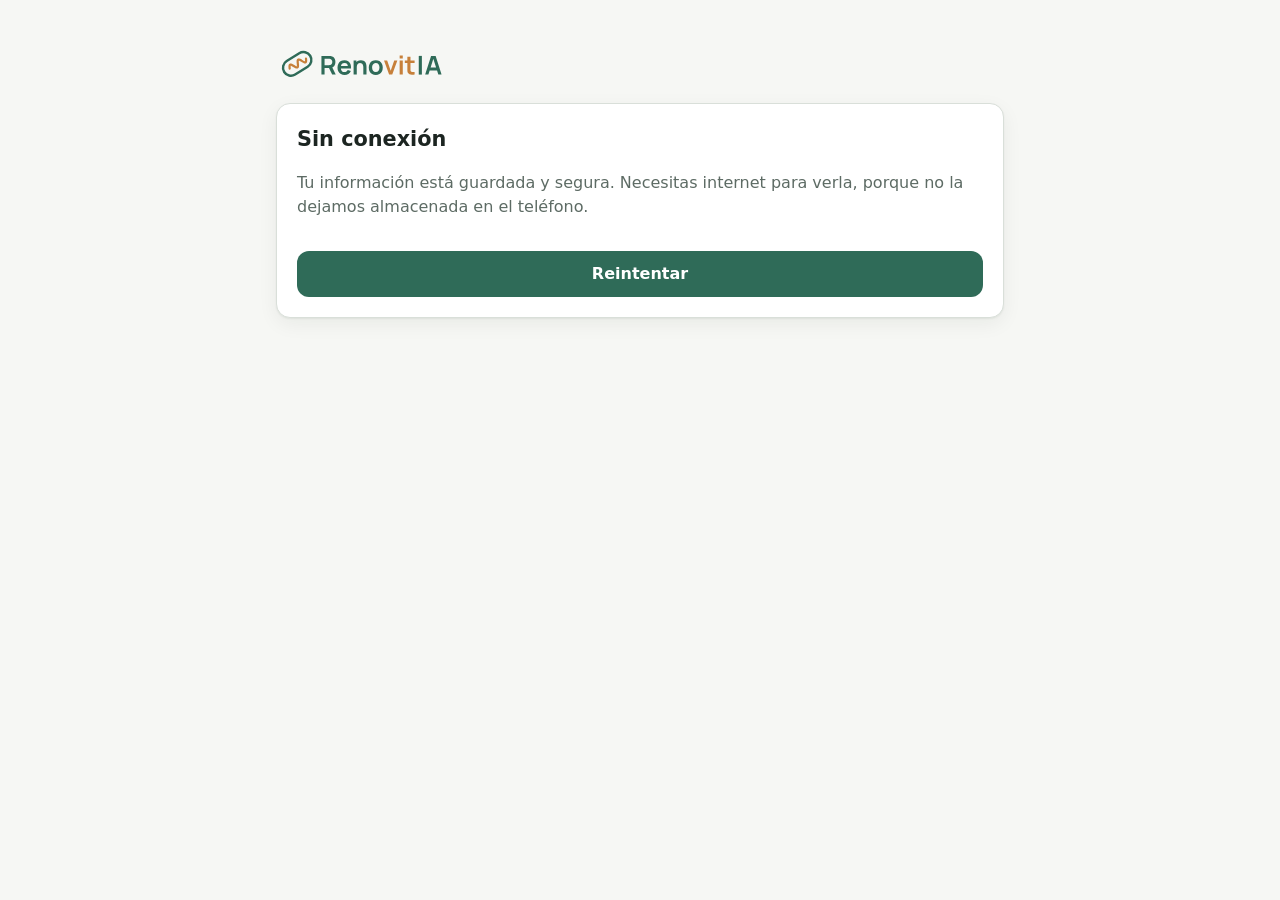
<file: site/offline.html>
<!doctype html>
<html lang="es-MX">
<head>
  <meta charset="utf-8">
  <meta name="viewport" content="width=device-width, initial-scale=1, viewport-fit=cover">
  <title>RenovitIA · Sin conexión</title>
  <link rel="icon" href="favicon.svg" type="image/svg+xml">
  <link rel="stylesheet" href="assets/css/styles.css">
</head>
<body>
  <main class="container stack" style="padding-top:48px">
    <img src="assets/brand/logo-header.svg" alt="RenovitIA" width="172" height="32">
    <div class="card stack">
      <h1 style="margin:0;font-size:1.3rem">Sin conexión</h1>
      <p class="muted">Tu información está guardada y segura. Necesitas internet para verla, porque no la dejamos almacenada en el teléfono.</p>
      <button class="btn btn-primary btn-block" type="button" onclick="location.reload()">Reintentar</button>
    </div>
  </main>
</body>
</html>
</file>
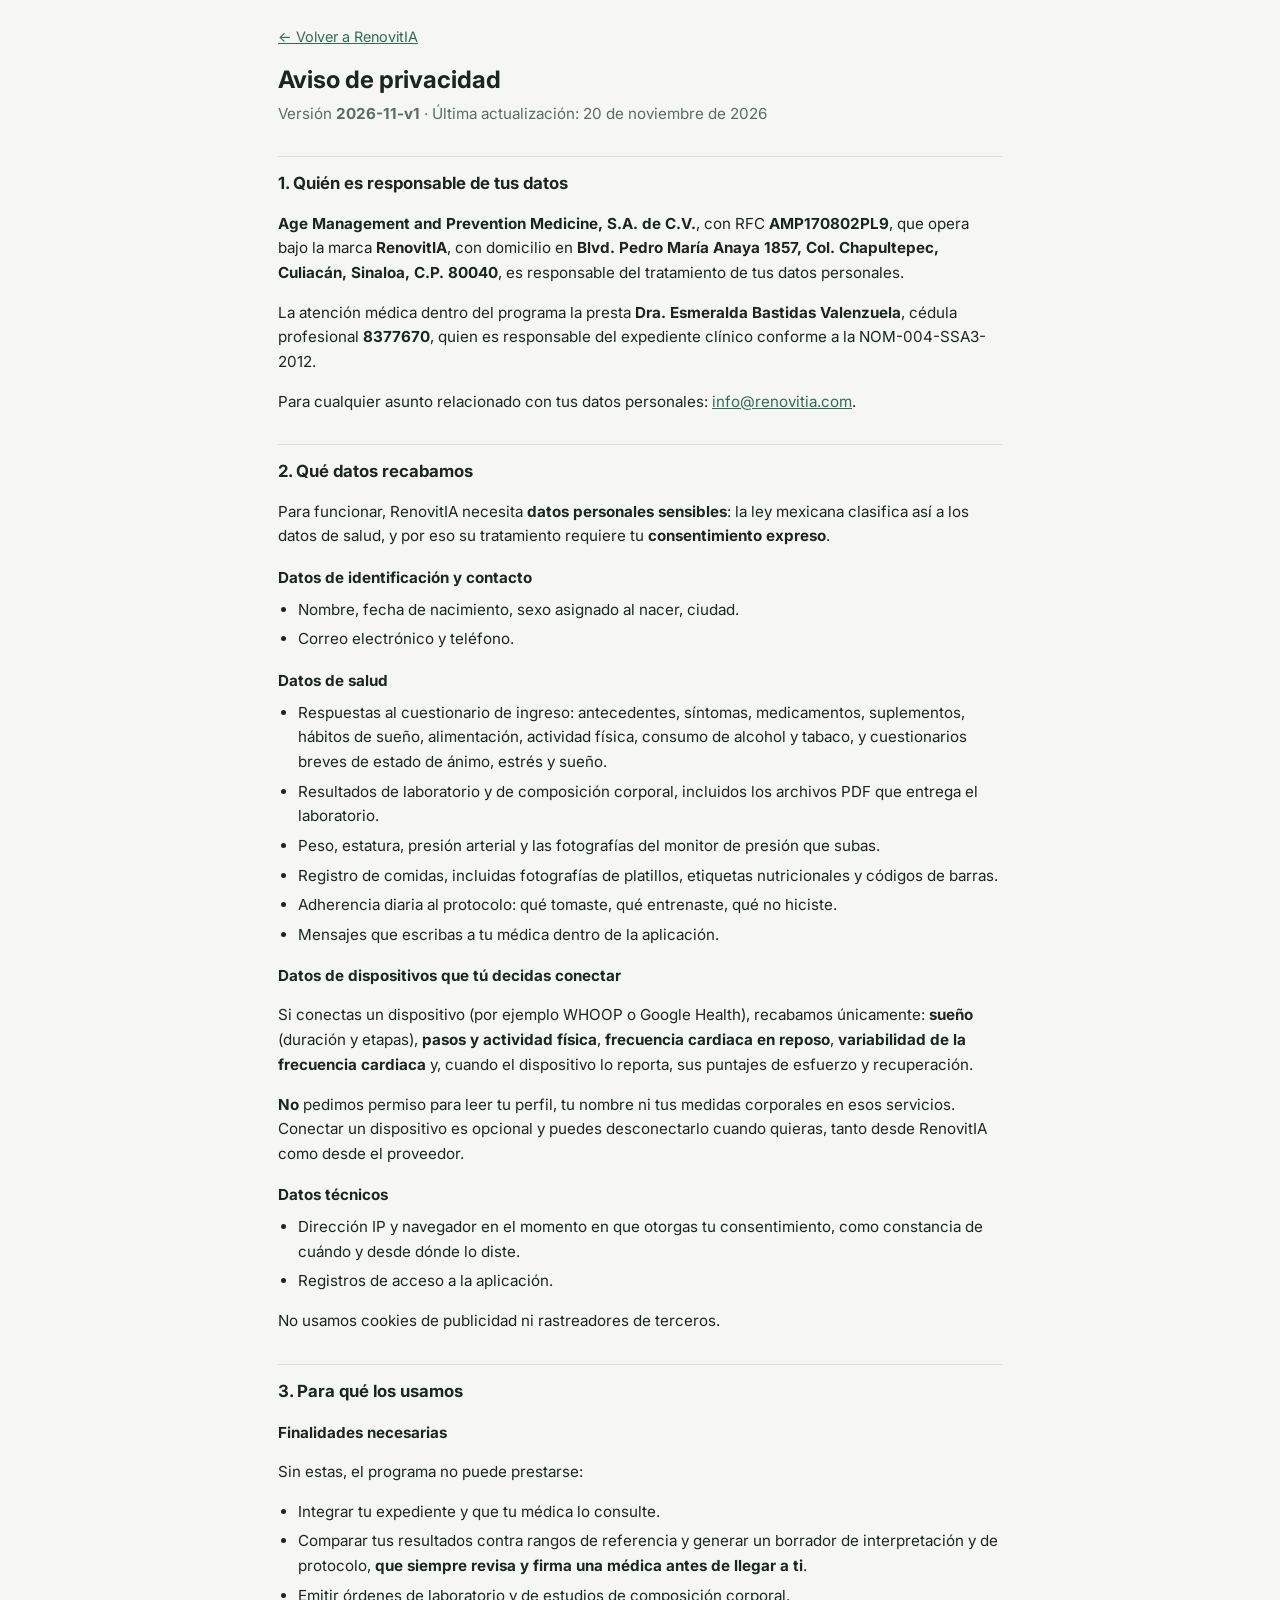
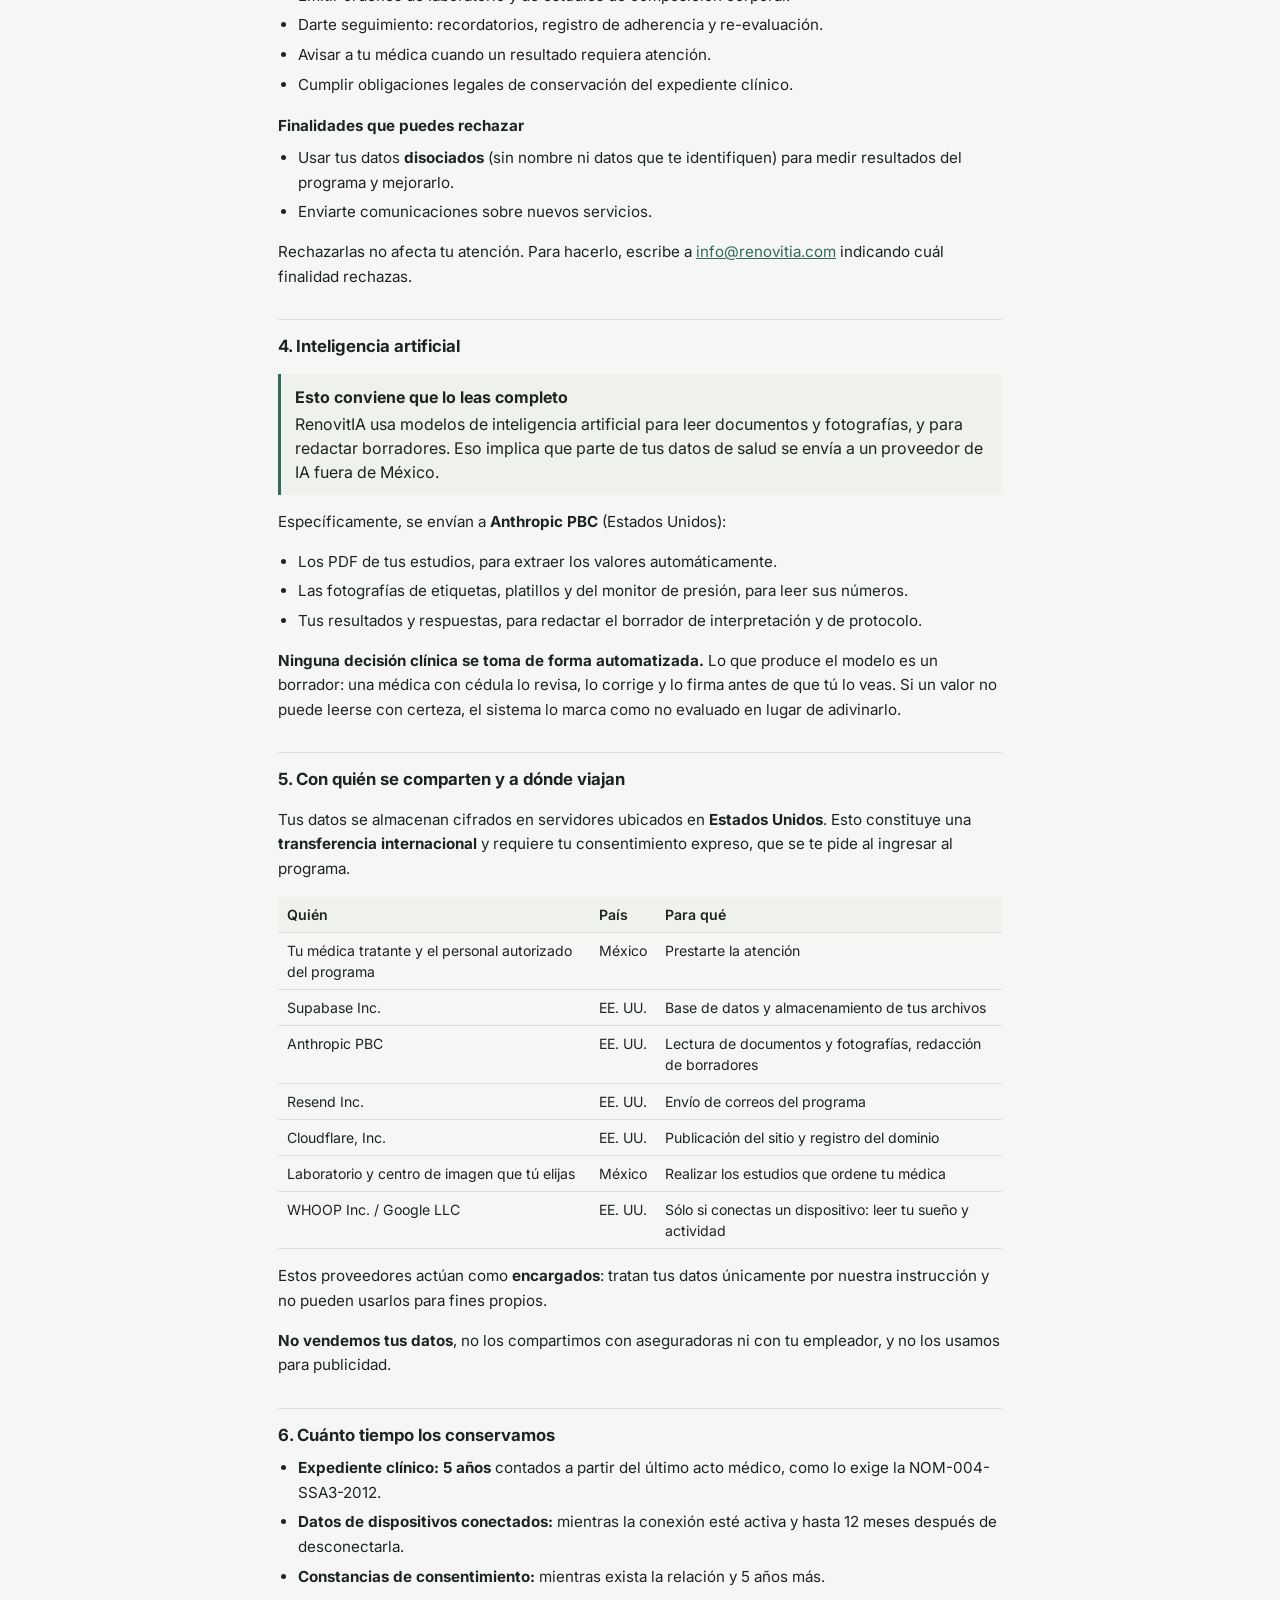
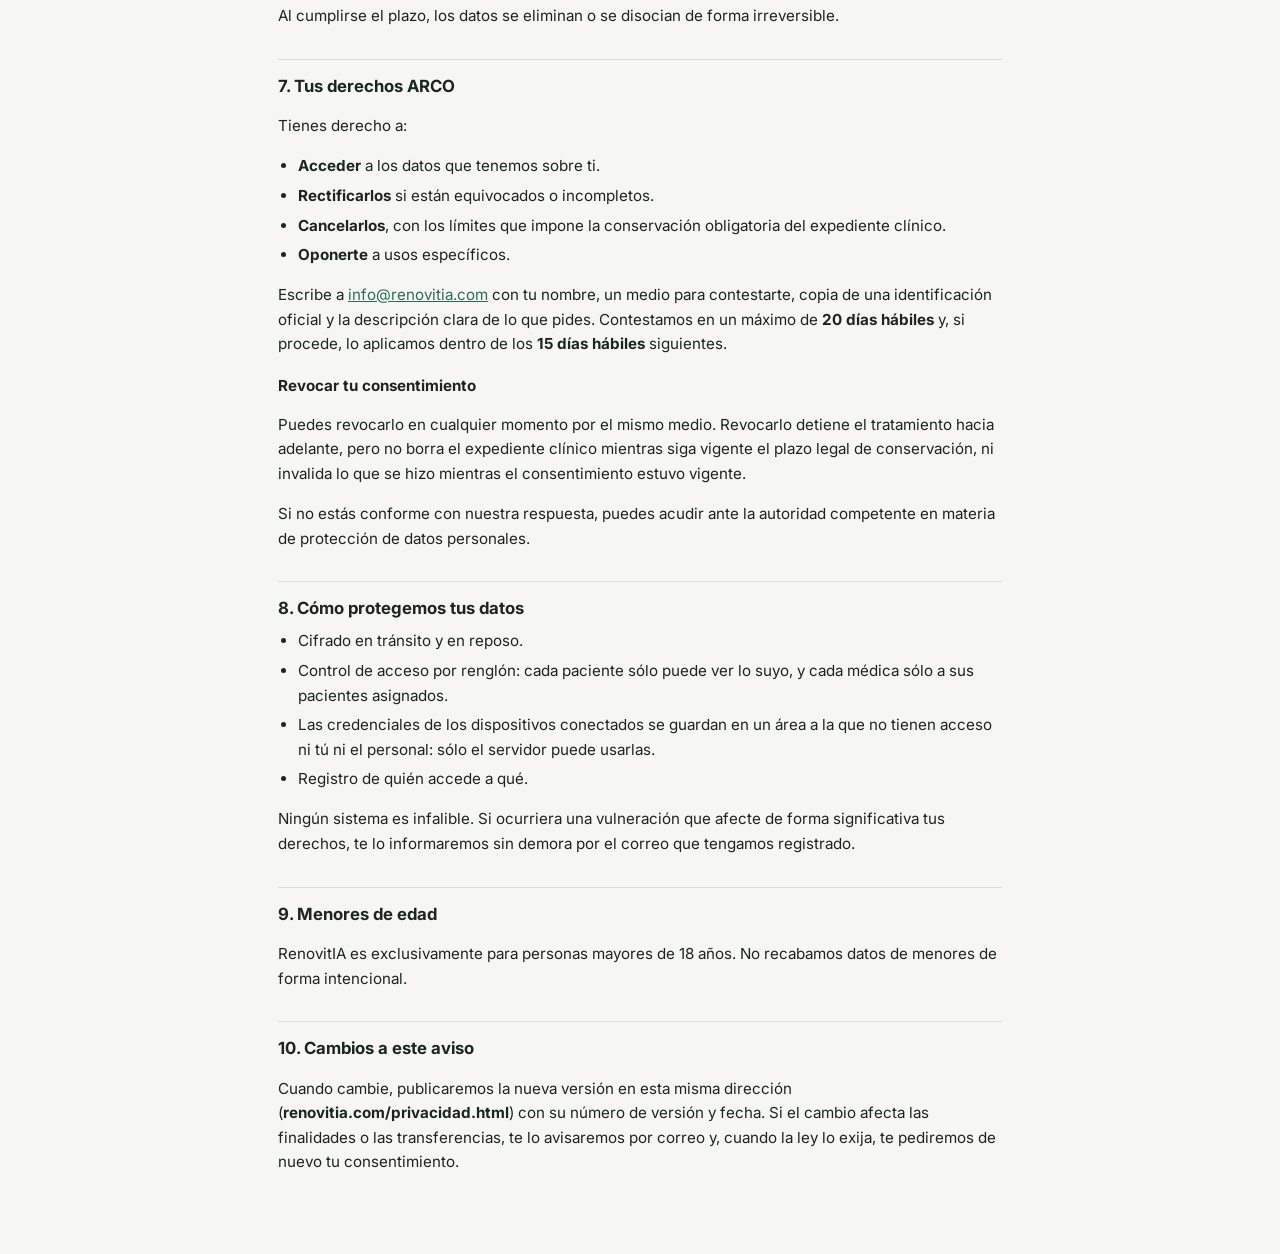
<file: site/privacidad.html>
<!doctype html>
<html lang="es-MX">
<head>
  <meta charset="utf-8">
  <meta name="viewport" content="width=device-width, initial-scale=1, viewport-fit=cover">
  <meta name="theme-color" content="#2f6b58">
  <title>RenovitIA · Aviso de privacidad</title>
  <meta name="description" content="Aviso de privacidad integral de RenovitIA: qué datos de salud se recaban, para qué, quién los ve, a dónde viajan y cómo ejercer tus derechos ARCO.">
  <link rel="preconnect" href="https://fonts.googleapis.com">
  <link href="https://fonts.googleapis.com/css2?family=Inter:wght@400;500;600;700;800&display=swap" rel="stylesheet">
  <link rel="icon" href="favicon.svg" type="image/svg+xml">
  <link rel="apple-touch-icon" href="assets/brand/apple-touch-icon.png">
  <link rel="stylesheet" href="assets/css/styles.css">
  <style>
    .doc { max-width: 760px; margin: 0 auto; padding: 24px 18px 64px; }
    .doc h1 { font-size: 1.5rem; margin: 0 0 4px; }
    .doc h2 { font-size: 1.05rem; margin: 30px 0 8px; padding-top: 14px;
              border-top: 1px solid var(--border); }
    .doc h3 { font-size: .95rem; margin: 18px 0 6px; }
    .doc p, .doc li { font-size: .95rem; line-height: 1.62; }
    .doc ul { padding-left: 20px; margin: 8px 0; }
    .doc li { margin: 5px 0; }
    .ver { font-size: .82rem; color: var(--muted); margin: 0 0 18px; }
    .tabla { width: 100%; border-collapse: collapse; margin: 10px 0; font-size: .88rem; }
    .tabla th, .tabla td { text-align: left; padding: 7px 9px; border-bottom: 1px solid var(--border);
                           vertical-align: top; }
    .tabla th { font-weight: 600; background: var(--surface-2, #f1f3f0); }
    .ojo { border-left: 3px solid var(--brand); background: var(--surface-2, #f1f3f0);
           padding: 11px 14px; margin: 14px 0; border-radius: 0 6px 6px 0; }
    .ojo b { display: block; margin-bottom: 3px; }
    .falta { background: #fbf0e3; border-left-color: #c7803a; }
    .volver { display: inline-block; margin-bottom: 14px; font-size: .9rem; }
    @media (prefers-color-scheme: dark) {
      .tabla th, .ojo { background: rgba(255,255,255,.05); }
      .falta { background: rgba(199,128,58,.14); }
    }
  </style>
</head>
<body>
<main class="doc">
  <a class="volver" href="./">&larr; Volver a RenovitIA</a>

  <h1>Aviso de privacidad</h1>
  <p class="ver">Versión <b>2026-11-v1</b> · Última actualización: 20 de noviembre de 2026</p>

  <h2>1. Quién es responsable de tus datos</h2>
  <p>
    <b>Age Management and Prevention Medicine, S.A. de C.V.</b>, con RFC <b>AMP170802PL9</b>, que opera
    bajo la marca <b>RenovitIA</b>, con domicilio en <b>Blvd. Pedro María Anaya 1857,
    Col. Chapultepec, Culiacán, Sinaloa, C.P. 80040</b>, es responsable del tratamiento de tus datos
    personales.
  </p>
  <p>
    La atención médica dentro del programa la presta <b>Dra. Esmeralda Bastidas
    Valenzuela</b>, cédula profesional <b>8377670</b>, quien es responsable del
    expediente clínico conforme a la NOM-004-SSA3-2012.
  </p>
  <p>
    Para cualquier asunto relacionado con tus datos personales:
    <a href="mailto:info@renovitia.com">info@renovitia.com</a>.
  </p>

  <h2>2. Qué datos recabamos</h2>
  <p>
    Para funcionar, RenovitIA necesita <b>datos personales sensibles</b>: la ley
    mexicana clasifica así a los datos de salud, y por eso su tratamiento requiere tu
    <b>consentimiento expreso</b>.
  </p>

  <h3>Datos de identificación y contacto</h3>
  <ul>
    <li>Nombre, fecha de nacimiento, sexo asignado al nacer, ciudad.</li>
    <li>Correo electrónico y teléfono.</li>
  </ul>

  <h3>Datos de salud</h3>
  <ul>
    <li>Respuestas al cuestionario de ingreso: antecedentes, síntomas, medicamentos,
      suplementos, hábitos de sueño, alimentación, actividad física, consumo de alcohol
      y tabaco, y cuestionarios breves de estado de ánimo, estrés y sueño.</li>
    <li>Resultados de laboratorio y de composición corporal, incluidos los archivos PDF
      que entrega el laboratorio.</li>
    <li>Peso, estatura, presión arterial y las fotografías del monitor de presión que
      subas.</li>
    <li>Registro de comidas, incluidas fotografías de platillos, etiquetas nutricionales
      y códigos de barras.</li>
    <li>Adherencia diaria al protocolo: qué tomaste, qué entrenaste, qué no hiciste.</li>
    <li>Mensajes que escribas a tu médica dentro de la aplicación.</li>
  </ul>

  <h3>Datos de dispositivos que tú decidas conectar</h3>
  <p>
    Si conectas un dispositivo (por ejemplo WHOOP o Google Health), recabamos
    únicamente: <b>sueño</b> (duración y etapas), <b>pasos y actividad física</b>,
    <b>frecuencia cardiaca en reposo</b>, <b>variabilidad de la frecuencia cardiaca</b>
    y, cuando el dispositivo lo reporta, sus puntajes de esfuerzo y recuperación.
  </p>
  <p>
    <b>No</b> pedimos permiso para leer tu perfil, tu nombre ni tus medidas corporales
    en esos servicios. Conectar un dispositivo es opcional y puedes desconectarlo cuando
    quieras, tanto desde RenovitIA como desde el proveedor.
  </p>

  <h3>Datos técnicos</h3>
  <ul>
    <li>Dirección IP y navegador en el momento en que otorgas tu consentimiento, como
      constancia de cuándo y desde dónde lo diste.</li>
    <li>Registros de acceso a la aplicación.</li>
  </ul>
  <p>No usamos cookies de publicidad ni rastreadores de terceros.</p>

  <h2>3. Para qué los usamos</h2>

  <h3>Finalidades necesarias</h3>
  <p>Sin estas, el programa no puede prestarse:</p>
  <ul>
    <li>Integrar tu expediente y que tu médica lo consulte.</li>
    <li>Comparar tus resultados contra rangos de referencia y generar un borrador de
      interpretación y de protocolo, <b>que siempre revisa y firma una médica antes de
      llegar a ti</b>.</li>
    <li>Emitir órdenes de laboratorio y de estudios de composición corporal.</li>
    <li>Darte seguimiento: recordatorios, registro de adherencia y re-evaluación.</li>
    <li>Avisar a tu médica cuando un resultado requiera atención.</li>
    <li>Cumplir obligaciones legales de conservación del expediente clínico.</li>
  </ul>

  <h3>Finalidades que puedes rechazar</h3>
  <ul>
    <li>Usar tus datos <b>disociados</b> (sin nombre ni datos que te identifiquen) para
      medir resultados del programa y mejorarlo.</li>
    <li>Enviarte comunicaciones sobre nuevos servicios.</li>
  </ul>
  <p>
    Rechazarlas no afecta tu atención. Para hacerlo, escribe a
    <a href="mailto:info@renovitia.com">info@renovitia.com</a> indicando cuál finalidad rechazas.
  </p>

  <h2>4. Inteligencia artificial</h2>
  <div class="ojo">
    <b>Esto conviene que lo leas completo</b>
    RenovitIA usa modelos de inteligencia artificial para leer documentos y fotografías,
    y para redactar borradores. Eso implica que parte de tus datos de salud se envía a un
    proveedor de IA fuera de México.
  </div>
  <p>Específicamente, se envían a <b>Anthropic PBC</b> (Estados Unidos):</p>
  <ul>
    <li>Los PDF de tus estudios, para extraer los valores automáticamente.</li>
    <li>Las fotografías de etiquetas, platillos y del monitor de presión, para leer sus
      números.</li>
    <li>Tus resultados y respuestas, para redactar el borrador de interpretación y de
      protocolo.</li>
  </ul>
  <p>
    <b>Ninguna decisión clínica se toma de forma automatizada.</b> Lo que produce el
    modelo es un borrador: una médica con cédula lo revisa, lo corrige y lo firma antes
    de que tú lo veas. Si un valor no puede leerse con certeza, el sistema lo marca como
    no evaluado en lugar de adivinarlo.
  </p>

  <h2>5. Con quién se comparten y a dónde viajan</h2>
  <p>
    Tus datos se almacenan cifrados en servidores ubicados en <b>Estados Unidos</b>.
    Esto constituye una <b>transferencia internacional</b> y requiere tu consentimiento
    expreso, que se te pide al ingresar al programa.
  </p>
  <table class="tabla">
    <thead><tr><th>Quién</th><th>País</th><th>Para qué</th></tr></thead>
    <tbody>
      <tr><td>Tu médica tratante y el personal autorizado del programa</td><td>México</td>
        <td>Prestarte la atención</td></tr>
      <tr><td>Supabase Inc.</td><td>EE. UU.</td>
        <td>Base de datos y almacenamiento de tus archivos</td></tr>
      <tr><td>Anthropic PBC</td><td>EE. UU.</td>
        <td>Lectura de documentos y fotografías, redacción de borradores</td></tr>
      <tr><td>Resend Inc.</td><td>EE. UU.</td>
        <td>Envío de correos del programa</td></tr>
      <tr><td>Cloudflare, Inc.</td><td>EE. UU.</td>
        <td>Publicación del sitio y registro del dominio</td></tr>
      <tr><td>Laboratorio y centro de imagen que tú elijas</td><td>México</td>
        <td>Realizar los estudios que ordene tu médica</td></tr>
      <tr><td>WHOOP Inc. / Google LLC</td><td>EE. UU.</td>
        <td>Sólo si conectas un dispositivo: leer tu sueño y actividad</td></tr>
    </tbody>
  </table>
  <p>
    Estos proveedores actúan como <b>encargados</b>: tratan tus datos únicamente por
    nuestra instrucción y no pueden usarlos para fines propios.
  </p>
  <p>
    <b>No vendemos tus datos</b>, no los compartimos con aseguradoras ni con tu
    empleador, y no los usamos para publicidad.
  </p>

  <h2>6. Cuánto tiempo los conservamos</h2>
  <ul>
    <li><b>Expediente clínico: 5 años</b> contados a partir del último acto médico, como
      lo exige la NOM-004-SSA3-2012.</li>
    <li><b>Datos de dispositivos conectados:</b> mientras la conexión esté activa y hasta
      12 meses después de desconectarla.</li>
    <li><b>Constancias de consentimiento:</b> mientras exista la relación y 5 años más.</li>
  </ul>
  <p>Al cumplirse el plazo, los datos se eliminan o se disocian de forma irreversible.</p>

  <h2>7. Tus derechos ARCO</h2>
  <p>Tienes derecho a:</p>
  <ul>
    <li><b>Acceder</b> a los datos que tenemos sobre ti.</li>
    <li><b>Rectificarlos</b> si están equivocados o incompletos.</li>
    <li><b>Cancelarlos</b>, con los límites que impone la conservación obligatoria del
      expediente clínico.</li>
    <li><b>Oponerte</b> a usos específicos.</li>
  </ul>
  <p>
    Escribe a <a href="mailto:info@renovitia.com">info@renovitia.com</a> con tu nombre, un medio para contestarte, copia
    de una identificación oficial y la descripción clara de lo que pides. Contestamos en
    un máximo de <b>20 días hábiles</b> y, si procede, lo aplicamos dentro de los
    <b>15 días hábiles</b> siguientes.
  </p>

  <h3>Revocar tu consentimiento</h3>
  <p>
    Puedes revocarlo en cualquier momento por el mismo medio. Revocarlo detiene el
    tratamiento hacia adelante, pero no borra el expediente clínico mientras siga vigente
    el plazo legal de conservación, ni invalida lo que se hizo mientras el consentimiento
    estuvo vigente.
  </p>
  <p>
    Si no estás conforme con nuestra respuesta, puedes acudir ante la autoridad
    competente en materia de protección de datos personales.
  </p>

  <h2>8. Cómo protegemos tus datos</h2>
  <ul>
    <li>Cifrado en tránsito y en reposo.</li>
    <li>Control de acceso por renglón: cada paciente sólo puede ver lo suyo, y cada
      médica sólo a sus pacientes asignados.</li>
    <li>Las credenciales de los dispositivos conectados se guardan en un área a la que
      no tienen acceso ni tú ni el personal: sólo el servidor puede usarlas.</li>
    <li>Registro de quién accede a qué.</li>
  </ul>
  <p>
    Ningún sistema es infalible. Si ocurriera una vulneración que afecte de forma
    significativa tus derechos, te lo informaremos sin demora por el correo que tengamos
    registrado.
  </p>

  <h2>9. Menores de edad</h2>
  <p>
    RenovitIA es exclusivamente para personas mayores de 18 años. No recabamos datos de
    menores de forma intencional.
  </p>

  <h2>10. Cambios a este aviso</h2>
  <p>
    Cuando cambie, publicaremos la nueva versión en esta misma dirección
    (<b>renovitia.com/privacidad.html</b>) con su número de versión y fecha. Si
    el cambio afecta las finalidades o las transferencias, te lo avisaremos por correo y,
    cuando la ley lo exija, te pediremos de nuevo tu consentimiento.
  </p>
</main>
</body>
</html>
</file>
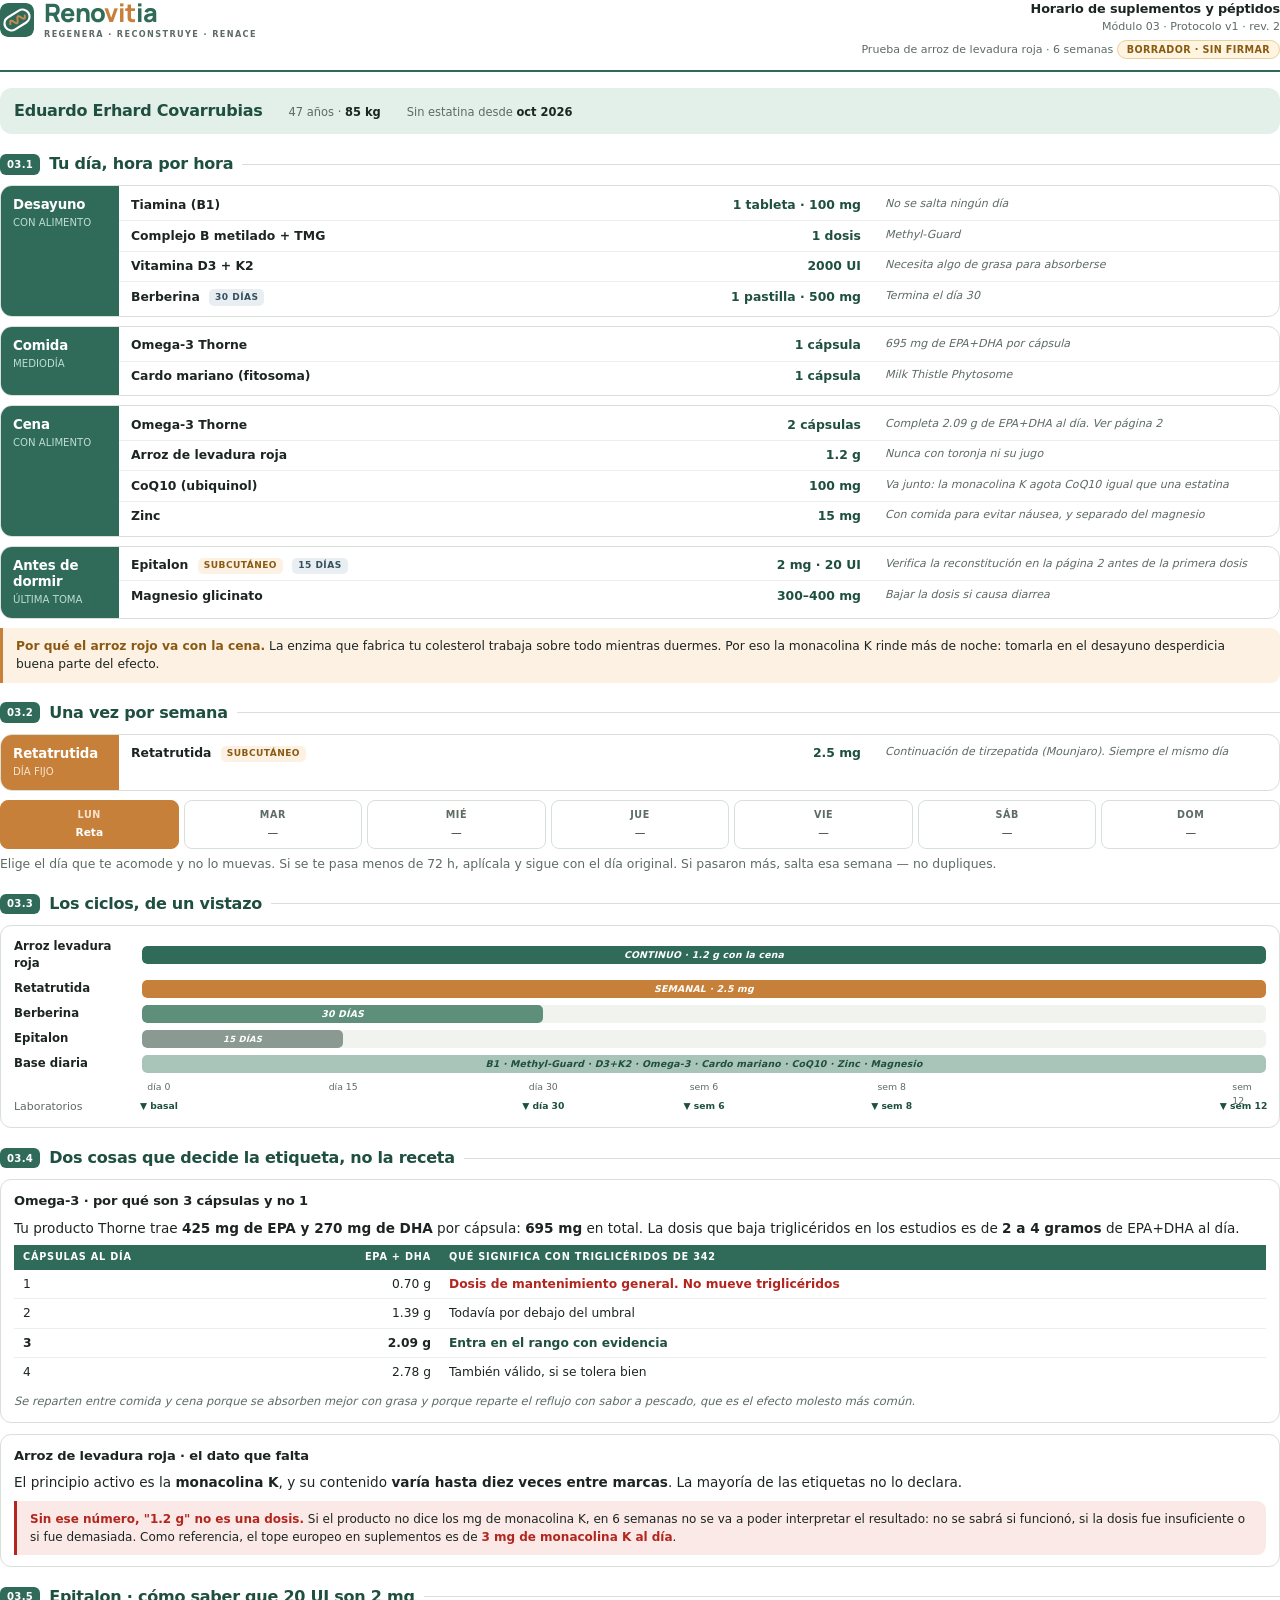
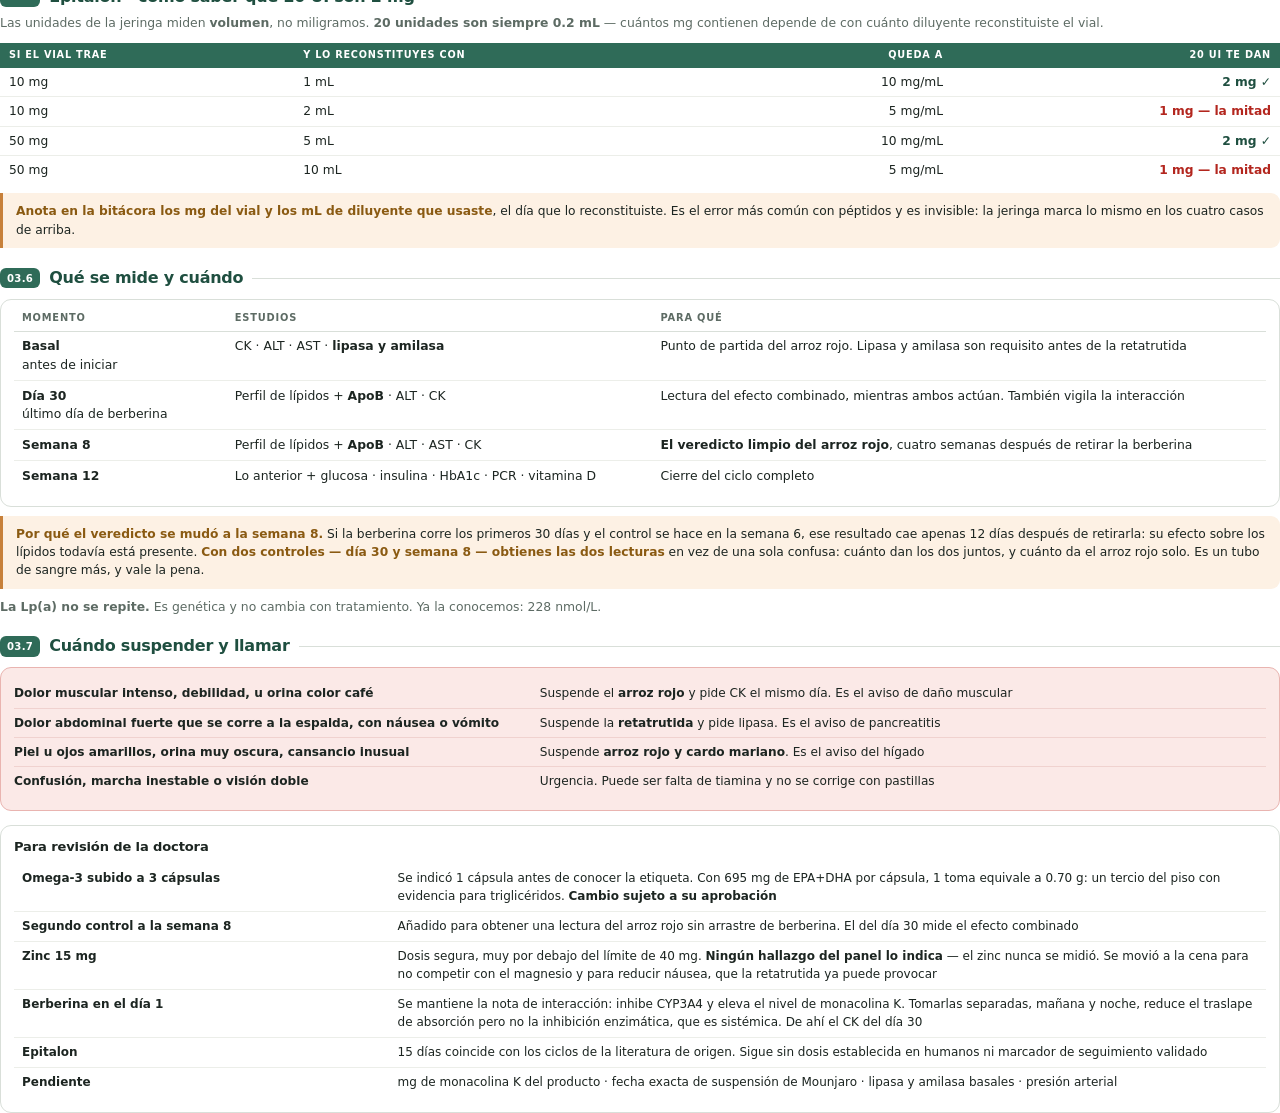
<file: site/assets/print/plantilla-horario.html>
<!doctype html><html lang="es"><head><meta charset="utf-8"><title>Renovitia · Horario de suplementos y péptidos</title><style>
@font-face{font-family:'Manrope';font-weight:800;font-style:normal;font-display:block;src:url([data-uri]) format('woff2');}
:root{--bg:#f6f7f4;--surface:#fff;--surface-2:#eef1ec;--text:#1c2521;--muted:#5d6b64;
--border:#d9dfd9;--brand:#2f6b58;--brand-strong:#1f4f40;--brand-soft:#e3efe9;
--accent:#c7803a;--accent-soft:#fdf1e4;--danger:#b3261e;--danger-soft:#fbe9e7;--warn-soft:#fff4e0;}
@page{size:A4;margin:14mm 13mm 18mm;}
*{box-sizing:border-box;}
html,body{margin:0;padding:0;}
body{font-family:"Inter",system-ui,-apple-system,"Segoe UI",Roboto,sans-serif;
color:var(--text);background:#fff;font-size:10.2pt;line-height:1.5;-webkit-print-color-adjust:exact;print-color-adjust:exact;}

/* ---------- Encabezado ---------- */
.head{display:flex;align-items:flex-start;justify-content:space-between;gap:16px;
padding-bottom:11px;border-bottom:2.5px solid var(--brand);margin-bottom:16px;}
.brand{display:flex;align-items:center;gap:10px;}
.brand svg{width:34px;height:34px;display:block;border-radius:8px;}
.wordmark{font-family:"Manrope",system-ui,sans-serif;font-weight:800;font-size:19pt;
letter-spacing:-.025em;line-height:1;color:var(--brand);}
.wordmark .v{color:var(--accent);}
.tagline{font-size:6.1pt;letter-spacing:.17em;color:var(--muted);margin-top:3px;font-weight:600;}
.docmeta{text-align:right;font-size:8.3pt;color:var(--muted);line-height:1.45;}
.docmeta b{color:var(--text);font-size:9.6pt;display:block;letter-spacing:-.01em;}
.stamp{display:inline-block;margin-top:5px;background:var(--warn-soft);color:#8a5a12;
border:1px solid #e8cf9d;border-radius:999px;padding:2px 9px;font-size:7.2pt;font-weight:700;letter-spacing:.04em;}

/* ---------- Paciente ---------- */
.patient{background:var(--brand-soft);border-radius:12px;padding:11px 14px;
display:flex;gap:26px;align-items:baseline;margin-bottom:16px;}
.patient .nm{font-weight:700;font-size:12pt;letter-spacing:-.015em;color:var(--brand-strong);}
.patient .dt{font-size:8.6pt;color:var(--muted);}
.patient .dt b{color:var(--text);font-weight:600;}

h2{font-size:12pt;letter-spacing:-.015em;margin:20px 0 9px;color:var(--brand-strong);
display:flex;align-items:center;gap:9px;}
h2 .num{background:var(--brand);color:#fff;font-size:7.6pt;font-weight:700;
padding:2.5px 7px;border-radius:6px;letter-spacing:.03em;}
h3{font-size:9.8pt;margin:0 0 7px;letter-spacing:-.01em;}
p{margin:0 0 8px;}
.lead{color:var(--muted);font-size:9.3pt;margin:-4px 0 11px;}

/* ---------- Macros ---------- */
.macros{display:grid;grid-template-columns:repeat(4,1fr);gap:9px;margin-bottom:11px;}
.mcard{border:1px solid var(--border);border-radius:11px;padding:11px 12px;background:var(--surface);}
.mcard.kcal{background:var(--brand);border-color:var(--brand);}
.mcard .lbl{font-size:7.4pt;text-transform:uppercase;letter-spacing:.09em;color:var(--muted);font-weight:700;}
.mcard.kcal .lbl{color:#bedccf;}
.mcard .val{font-size:20pt;font-weight:700;letter-spacing:-.035em;line-height:1.1;margin-top:2px;}
.mcard.kcal .val{color:#fff;}
.mcard .sub{font-size:7.8pt;color:var(--muted);margin-top:1px;}
.mcard.kcal .sub{color:#a9cfbf;}
.bar{display:flex;height:11px;border-radius:999px;overflow:hidden;margin-bottom:6px;}
.bar i{display:block;}
.barkey{display:flex;gap:16px;font-size:7.9pt;color:var(--muted);margin-bottom:4px;}
.barkey span{display:flex;align-items:center;gap:5px;}
.dot{width:8px;height:8px;border-radius:2px;display:inline-block;}

/* ---------- Avisos ---------- */
.warn{border-left:3px solid var(--accent);background:var(--accent-soft);
border-radius:0 9px 9px 0;padding:9px 13px;margin:9px 0;font-size:9.2pt;}
.warn b{color:#8a5a12;}
.alert{border-left:3px solid var(--danger);background:var(--danger-soft);
border-radius:0 9px 9px 0;padding:9px 13px;margin:9px 0;font-size:9.2pt;}
.alert b{color:var(--danger);}

/* ---------- Tablas ---------- */
table{width:100%;border-collapse:collapse;margin:0 0 4px;font-size:9.3pt;}
th{text-align:left;font-size:7.4pt;text-transform:uppercase;letter-spacing:.08em;
color:var(--muted);font-weight:700;padding:0 8px 5px;border-bottom:1.5px solid var(--border);}
th.r,td.r{text-align:right;}
td{padding:5.5px 8px;border-bottom:1px solid #eceee9;vertical-align:top;}
tr:last-child td{border-bottom:none;}

/* ---------- Comidas ---------- */
.meal{border:1px solid var(--border);border-radius:12px;overflow:hidden;
margin-bottom:11px;break-inside:avoid;}
.meal-h{background:var(--surface-2);padding:8px 13px;display:flex;
justify-content:space-between;align-items:baseline;border-bottom:1px solid var(--border);}
.meal-h .t{font-weight:700;font-size:10.2pt;letter-spacing:-.01em;}
.meal-h .t small{font-weight:500;color:var(--muted);font-size:8.3pt;margin-left:7px;}
.meal-h .k{font-size:9.4pt;font-weight:700;color:var(--brand);}
.meal-b{padding:7px 13px 9px;}
.mac{display:flex;gap:7px;margin-top:7px;flex-wrap:wrap;}
.chip{font-size:7.9pt;font-weight:600;padding:2.5px 9px;border-radius:999px;
background:var(--brand-soft);color:var(--brand-strong);}
.chip.a{background:var(--accent-soft);color:#8a5a12;}
.note{font-size:8.6pt;color:var(--muted);margin-top:7px;font-style:italic;}

/* ---------- Varios ---------- */
.two{display:grid;grid-template-columns:1fr 1fr;gap:14px;}
.box{border:1px solid var(--border);border-radius:11px;padding:11px 13px;break-inside:avoid;}
ol.rules{margin:0;padding-left:17px;font-size:9.3pt;}
ol.rules li{margin-bottom:5px;}
ol.rules b{color:var(--brand-strong);}
h2{break-after:avoid;}
.box,.warn,.alert,.two,ol.rules li{break-inside:avoid;}
.macros,.bar,.barkey{break-inside:avoid;}
</style><style>
.franja{display:grid;grid-template-columns:118px 1fr;border:1px solid var(--border);
border-radius:12px;overflow:hidden;margin-bottom:9px;break-inside:avoid;}
.franja .hh{background:var(--brand);color:#fff;padding:11px 12px;}
.franja .hh .h1{font-weight:700;font-size:10pt;letter-spacing:-.01em;line-height:1.2;}
.franja .hh .h2{font-size:7.6pt;color:#bedccf;margin-top:2px;}
.franja.sem .hh{background:var(--accent);} .franja.sem .hh .h2{color:#f7e3cd;}
.franja .bb{padding:4px 0;} .franja table{margin:0;} .franja td{padding:5.5px 12px;}
.franja td.q{font-weight:600;width:44%;}
.franja td.dd{text-align:right;white-space:nowrap;color:var(--brand-strong);font-weight:700;width:21%;}
.franja td.nn{font-size:8.3pt;color:var(--muted);font-style:italic;}
.tag{display:inline-block;font-size:6.8pt;font-weight:800;letter-spacing:.05em;
padding:1.5px 6px;border-radius:5px;margin-left:5px;vertical-align:1px;}
.tag.sc{background:var(--accent-soft);color:#8a5a12;}
.tag.ci{background:#e8eef1;color:#35505e;}
.sem7{display:grid;grid-template-columns:repeat(7,1fr);gap:5px;margin-top:4px;}
.sem7 div{border:1px solid var(--border);border-radius:8px;text-align:center;padding:7px 2px;font-size:8pt;}
.sem7 div b{display:block;font-size:7.2pt;color:var(--muted);letter-spacing:.06em;margin-bottom:3px;}
.sem7 div.on{background:var(--accent);border-color:var(--accent);color:#fff;font-weight:700;}
.sem7 div.on b{color:#f7e3cd;}
.gantt{border:1px solid var(--border);border-radius:11px;padding:12px 13px;break-inside:avoid;}
.grow{display:grid;grid-template-columns:118px 1fr;gap:0 10px;align-items:center;margin-bottom:7px;}
.grow .lab{font-size:8.8pt;font-weight:600;}
.track{position:relative;height:18px;background:#f1f3ef;border-radius:5px;overflow:hidden;}
.track i{position:absolute;top:0;height:18px;border-radius:5px;display:flex;align-items:center;
justify-content:center;font-size:7pt;font-weight:700;color:#fff;letter-spacing:.02em;}
.scale{display:grid;grid-template-columns:118px 1fr;gap:0 10px;margin-top:2px;}
.ticks{display:flex;justify-content:space-between;font-size:7pt;color:var(--muted);}
.labday{display:grid;grid-template-columns:118px 1fr;gap:0 10px;margin-top:6px;}
.labmarks{position:relative;height:15px;}
.labmarks span{position:absolute;font-size:6.9pt;font-weight:700;color:var(--brand-strong);
transform:translateX(-50%);white-space:nowrap;}
.stop{border:1.5px solid #e9b4b0;background:var(--danger-soft);border-radius:11px;padding:11px 13px;break-inside:avoid;}
.stop h3{color:var(--danger);margin-bottom:6px;}
.stop td{padding:5px 0;border-bottom:1px solid #f0d2cf;font-size:9.1pt;}
.stop td:first-child{font-weight:700;width:42%;padding-right:12px;}
.rc th{background:var(--brand);color:#fff;padding:5px 9px;font-size:7.3pt;border:none;}
.rc th.r{text-align:right;}
.rc td{padding:5px 9px;border-bottom:1px solid #eceee9;font-size:9.2pt;}
.rc .ok{color:#1f4f40;font-weight:700;} .rc .no{color:var(--danger);font-weight:700;}
</style></head><body>
<div class="head">
  <div class="brand">
    <svg viewBox="0 0 120 120"><rect width="120" height="120" rx="26" fill="#2f6b58"/><g transform="translate(60 60) rotate(-32)"><rect x="-47.78" y="-24.75" width="95.55" height="49.5" rx="24.75" fill="none" stroke="#fff" stroke-width="7.67"/><path d="M-27.63 0 L-26.14-2.95 L-24.66-5.61 L-23.17-7.73 L-21.68-9.1 L-20.19-9.59 L-18.71-9.16 L-17.22-7.84 L-15.73-5.76 L-14.25-3.13 L-12.76-.19 L-11.27 2.76 L-9.79 5.45 L-8.3 7.61 L-6.81 9.04 L-5.32 9.59 L-3.84 9.21 L-2.35 7.95 L-.86 5.92 L.62 3.31 L2.11.39 L3.6-2.58 L5.08-5.29 L6.57-7.49 L8.06-8.97 L9.55-9.58 L11.03-9.27 L12.52-8.06 L14.01-6.07 L15.49-3.49 L16.98-.58 L18.47 2.39 L19.95 5.13 L21.44 7.37 L22.93 8.9 L24.42 9.57 L25.9 9.31 L27.39 8.16 L28.88 6.22 L30.36 3.67 L31.85.77" fill="none" stroke="#c78a4f" stroke-width="6.91" stroke-linecap="round" stroke-linejoin="round"/></g></svg>
    <div><div class="wordmark">Reno<span class="v">vit</span>ia</div>
    <div class="tagline">REGENERA &middot; RECONSTRUYE &middot; RENACE</div></div>
  </div>
  <div class="docmeta"><b>Horario de suplementos y p&eacute;ptidos</b>
  M&oacute;dulo 03 &middot; Protocolo v1 &middot; rev. 2<br>Prueba de arroz de levadura roja &middot; 6 semanas
  <div class="stamp">BORRADOR &middot; SIN FIRMAR</div></div>
</div>
<div class="patient">
  <div class="nm">Eduardo Erhard Covarrubias</div>
  <div class="dt">47 a&ntilde;os &middot; <b>85 kg</b></div>
  <div class="dt">Sin estatina desde <b>oct 2026</b></div>
</div>
<div class="sec" style="display:flex;align-items:center;gap:9px;margin:18px 0 9px"><h2 style="margin:0"><span class="num">03.1</span> Tu d&iacute;a, hora por hora</h2><div style="flex:1;height:1px;background:var(--border)"></div></div>
<div class="franja">
  <div class="hh"><div class="h1">Desayuno</div><div class="h2">CON ALIMENTO</div></div>
  <div class="bb"><table>
    <tr><td class="q">Tiamina (B1)</td><td class="dd">1 tableta &middot; 100 mg</td><td class="nn">No se salta ning&uacute;n d&iacute;a</td></tr>
    <tr><td class="q">Complejo B metilado + TMG</td><td class="dd">1 dosis</td><td class="nn">Methyl-Guard</td></tr>
    <tr><td class="q">Vitamina D3 + K2</td><td class="dd">2000 UI</td><td class="nn">Necesita algo de grasa para absorberse</td></tr>
    <tr><td class="q">Berberina <span class="tag ci">30 D&Iacute;AS</span></td><td class="dd">1 pastilla &middot; 500 mg</td><td class="nn">Termina el d&iacute;a 30</td></tr>
  </table></div>
</div>

<div class="franja">
  <div class="hh"><div class="h1">Comida</div><div class="h2">MEDIOD&Iacute;A</div></div>
  <div class="bb"><table>
    <tr><td class="q">Omega-3 Thorne</td><td class="dd">1 c&aacute;psula</td><td class="nn">695 mg de EPA+DHA por c&aacute;psula</td></tr>
    <tr><td class="q">Cardo mariano (fitosoma)</td><td class="dd">1 c&aacute;psula</td><td class="nn">Milk Thistle Phytosome</td></tr>
  </table></div>
</div>

<div class="franja">
  <div class="hh"><div class="h1">Cena</div><div class="h2">CON ALIMENTO</div></div>
  <div class="bb"><table>
    <tr><td class="q">Omega-3 Thorne</td><td class="dd">2 c&aacute;psulas</td><td class="nn">Completa 2.09 g de EPA+DHA al d&iacute;a. Ver p&aacute;gina 2</td></tr>
    <tr><td class="q">Arroz de levadura roja</td><td class="dd">1.2 g</td><td class="nn">Nunca con toronja ni su jugo</td></tr>
    <tr><td class="q">CoQ10 (ubiquinol)</td><td class="dd">100 mg</td><td class="nn">Va junto: la monacolina K agota CoQ10 igual que una estatina</td></tr>
    <tr><td class="q">Zinc</td><td class="dd">15 mg</td><td class="nn">Con comida para evitar n&aacute;usea, y separado del magnesio</td></tr>
  </table></div>
</div>

<div class="franja">
  <div class="hh"><div class="h1">Antes de dormir</div><div class="h2">&Uacute;LTIMA TOMA</div></div>
  <div class="bb"><table>
    <tr><td class="q">Epitalon <span class="tag sc">SUBCUT&Aacute;NEO</span> <span class="tag ci">15 D&Iacute;AS</span></td><td class="dd">2 mg &middot; 20 UI</td><td class="nn">Verifica la reconstituci&oacute;n en la p&aacute;gina 2 antes de la primera dosis</td></tr>
    <tr><td class="q">Magnesio glicinato</td><td class="dd">300&ndash;400 mg</td><td class="nn">Bajar la dosis si causa diarrea</td></tr>
  </table></div>
</div>

<div class="warn">
<b>Por qu&eacute; el arroz rojo va con la cena.</b> La enzima que fabrica tu colesterol trabaja sobre
todo mientras duermes. Por eso la monacolina K rinde m&aacute;s de noche: tomarla en el desayuno
desperdicia buena parte del efecto.
</div>
<div class="sec" style="display:flex;align-items:center;gap:9px;margin:18px 0 9px"><h2 style="margin:0"><span class="num">03.2</span> Una vez por semana</h2><div style="flex:1;height:1px;background:var(--border)"></div></div>
<div class="franja sem">
  <div class="hh"><div class="h1">Retatrutida</div><div class="h2">D&Iacute;A FIJO</div></div>
  <div class="bb"><table>
    <tr><td class="q">Retatrutida <span class="tag sc">SUBCUT&Aacute;NEO</span></td><td class="dd">2.5 mg</td><td class="nn">Continuaci&oacute;n de tirzepatida (Mounjaro). Siempre el mismo d&iacute;a</td></tr>
  </table></div>
</div>
<div class="sem7">
  <div class="on"><b>LUN</b>Reta</div><div><b>MAR</b>&mdash;</div><div><b>MI&Eacute;</b>&mdash;</div>
  <div><b>JUE</b>&mdash;</div><div><b>VIE</b>&mdash;</div><div><b>S&Aacute;B</b>&mdash;</div><div><b>DOM</b>&mdash;</div>
</div>
<p class="lead" style="margin-top:6px">Elige el d&iacute;a que te acomode y no lo muevas. Si se te
pasa menos de 72 h, apl&iacute;cala y sigue con el d&iacute;a original. Si pasaron m&aacute;s, salta esa semana
&mdash; no dupliques.</p>
<div class="sec" style="display:flex;align-items:center;gap:9px;margin:18px 0 9px"><h2 style="margin:0"><span class="num">03.3</span> Los ciclos, de un vistazo</h2><div style="flex:1;height:1px;background:var(--border)"></div></div>
<div class="gantt">
  <div class="grow"><div class="lab">Arroz levadura roja</div>
    <div class="track"><i style="left:0;width:100%;background:#2f6b58">CONTINUO &middot; 1.2 g con la cena</i></div></div>
  <div class="grow"><div class="lab">Retatrutida</div>
    <div class="track"><i style="left:0;width:100%;background:#c7803a">SEMANAL &middot; 2.5 mg</i></div></div>
  <div class="grow"><div class="lab">Berberina</div>
    <div class="track"><i style="left:0;width:35.7%;background:#5d8f7b">30 D&Iacute;AS</i></div></div>
  <div class="grow"><div class="lab">Epitalon</div>
    <div class="track"><i style="left:0;width:17.9%;background:#8a9a93;font-size:6.4pt">15 D&Iacute;AS</i></div></div>
  <div class="grow"><div class="lab">Base diaria</div>
    <div class="track"><i style="left:0;width:100%;background:#a9c4b8;color:#1f4f40">B1 &middot; Methyl-Guard &middot; D3+K2 &middot; Omega-3 &middot; Cardo mariano &middot; CoQ10 &middot; Zinc &middot; Magnesio</i></div></div>
  <div class="scale"><div></div><div class="ticks" style="position:relative;height:13px;display:block">
    <span style="position:absolute;left:1.5%;transform:translateX(-50%)">d&iacute;a 0</span>
    <span style="position:absolute;left:17.9%;transform:translateX(-50%)">d&iacute;a 15</span>
    <span style="position:absolute;left:35.7%;transform:translateX(-50%)">d&iacute;a 30</span>
    <span style="position:absolute;left:50%;transform:translateX(-50%)">sem 6</span>
    <span style="position:absolute;left:66.7%;transform:translateX(-50%)">sem 8</span>
    <span style="position:absolute;left:98%;transform:translateX(-50%)">sem 12</span>
  </div></div>
  <div class="labday"><div class="lab" style="font-size:8.2pt;color:#5d6b64">Laboratorios</div>
    <div class="labmarks">
      <span style="left:1.5%">&#9660; basal</span>
      <span style="left:35.7%">&#9660; d&iacute;a 30</span>
      <span style="left:50%">&#9660; sem 6</span>
      <span style="left:66.7%">&#9660; sem 8</span>
      <span style="left:98%">&#9660; sem 12</span>
    </div></div>
</div>
<div class="sec" style="display:flex;align-items:center;gap:9px;margin:18px 0 9px"><h2 style="margin:0"><span class="num">03.4</span> Dos cosas que decide la etiqueta, no la receta</h2><div style="flex:1;height:1px;background:var(--border)"></div></div>
<div class="box">
<h3>Omega-3 &middot; por qu&eacute; son 3 c&aacute;psulas y no 1</h3>
<p style="margin:4px 0 7px">Tu producto Thorne trae <b>425 mg de EPA y 270 mg de DHA</b> por
c&aacute;psula: <b>695 mg</b> en total. La dosis que baja triglic&eacute;ridos en los estudios es de
<b>2 a 4 gramos</b> de EPA+DHA al d&iacute;a.</p>
<table class="rc">
<tr><th>C&aacute;psulas al d&iacute;a</th><th class="r">EPA + DHA</th><th>Qu&eacute; significa con triglic&eacute;ridos de 342</th></tr>
<tr><td>1</td><td class="r">0.70 g</td><td class="no">Dosis de mantenimiento general. No mueve triglic&eacute;ridos</td></tr>
<tr><td>2</td><td class="r">1.39 g</td><td>Todav&iacute;a por debajo del umbral</td></tr>
<tr><td><b>3</b></td><td class="r"><b>2.09 g</b></td><td class="ok">Entra en el rango con evidencia</td></tr>
<tr><td>4</td><td class="r">2.78 g</td><td>Tambi&eacute;n v&aacute;lido, si se tolera bien</td></tr>
</table>
<div class="why" style="margin-top:7px;font-size:8.6pt;color:var(--muted);font-style:italic">
Se reparten entre comida y cena porque se absorben mejor con grasa y porque reparte el
reflujo con sabor a pescado, que es el efecto molesto m&aacute;s com&uacute;n.</div>
</div>

<div class="box" style="margin-top:11px">
<h3>Arroz de levadura roja &middot; el dato que falta</h3>
<p style="margin:4px 0 0">El principio activo es la <b>monacolina K</b>, y su contenido
<b>var&iacute;a hasta diez veces entre marcas</b>. La mayor&iacute;a de las etiquetas no lo declara.</p>
<div class="alert" style="margin:8px 0 0;font-size:9pt">
<b>Sin ese n&uacute;mero, "1.2 g" no es una dosis.</b> Si el producto no dice los mg de monacolina K,
en 6 semanas no se va a poder interpretar el resultado: no se sabr&aacute; si funcion&oacute;, si la dosis
fue insuficiente o si fue demasiada. Como referencia, el tope europeo en suplementos es de
<b>3 mg de monacolina K al d&iacute;a</b>.
</div>
</div>
<div class="sec" style="display:flex;align-items:center;gap:9px;margin:18px 0 9px"><h2 style="margin:0"><span class="num">03.5</span> Epitalon &middot; c&oacute;mo saber que 20 UI son 2 mg</h2><div style="flex:1;height:1px;background:var(--border)"></div></div>
<p class="lead" style="margin-top:-4px">Las unidades de la jeringa miden <b>volumen</b>, no
miligramos. <b>20 unidades son siempre 0.2 mL</b> &mdash; cu&aacute;ntos mg contienen depende de con
cu&aacute;nto diluyente reconstituiste el vial.</p>

<table class="rc">
<tr><th>Si el vial trae</th><th>Y lo reconstituyes con</th><th class="r">Queda a</th><th class="r">20 UI te dan</th></tr>
<tr><td>10 mg</td><td>1 mL</td><td class="r">10 mg/mL</td><td class="r ok">2 mg &#10003;</td></tr>
<tr><td>10 mg</td><td>2 mL</td><td class="r">5 mg/mL</td><td class="r no">1 mg &mdash; la mitad</td></tr>
<tr><td>50 mg</td><td>5 mL</td><td class="r">10 mg/mL</td><td class="r ok">2 mg &#10003;</td></tr>
<tr><td>50 mg</td><td>10 mL</td><td class="r">5 mg/mL</td><td class="r no">1 mg &mdash; la mitad</td></tr>
</table>

<div class="warn" style="margin-top:9px">
<b>Anota en la bit&aacute;cora los mg del vial y los mL de diluyente que usaste</b>, el d&iacute;a que lo
reconstituiste. Es el error m&aacute;s com&uacute;n con p&eacute;ptidos y es invisible: la jeringa marca lo mismo
en los cuatro casos de arriba.
</div>
<div class="sec" style="display:flex;align-items:center;gap:9px;margin:18px 0 9px"><h2 style="margin:0"><span class="num">03.6</span> Qu&eacute; se mide y cu&aacute;ndo</h2><div style="flex:1;height:1px;background:var(--border)"></div></div>
<div class="box">
<table>
<tr><th>Momento</th><th>Estudios</th><th>Para qu&eacute;</th></tr>
<tr><td style="width:17%"><b>Basal</b><br><span class="small muted">antes de iniciar</span></td>
<td style="width:34%">CK &middot; ALT &middot; AST &middot; <b>lipasa y amilasa</b></td>
<td>Punto de partida del arroz rojo. Lipasa y amilasa son requisito antes de la retatrutida</td></tr>
<tr><td><b>D&iacute;a 30</b><br><span class="small muted">&uacute;ltimo d&iacute;a de berberina</span></td>
<td>Perfil de l&iacute;pidos + <b>ApoB</b> &middot; ALT &middot; CK</td>
<td>Lectura del efecto combinado, mientras ambos act&uacute;an. Tambi&eacute;n vigila la interacci&oacute;n</td></tr>
<tr><td><b>Semana 8</b></td>
<td>Perfil de l&iacute;pidos + <b>ApoB</b> &middot; ALT &middot; AST &middot; CK</td>
<td><b>El veredicto limpio del arroz rojo</b>, cuatro semanas despu&eacute;s de retirar la berberina</td></tr>
<tr><td><b>Semana 12</b></td>
<td>Lo anterior + glucosa &middot; insulina &middot; HbA1c &middot; PCR &middot; vitamina D</td>
<td>Cierre del ciclo completo</td></tr>
</table>
</div>

<div class="warn" style="margin-top:9px">
<b>Por qu&eacute; el veredicto se mudó a la semana 8.</b> Si la berberina corre los primeros 30 d&iacute;as
y el control se hace en la semana 6, ese resultado cae apenas 12 d&iacute;as despu&eacute;s de retirarla:
su efecto sobre los l&iacute;pidos todav&iacute;a est&aacute; presente. <b>Con dos controles &mdash; d&iacute;a 30 y semana
8 &mdash; obtienes las dos lecturas</b> en vez de una sola confusa: cu&aacute;nto dan los dos juntos, y
cu&aacute;nto da el arroz rojo solo. Es un tubo de sangre m&aacute;s, y vale la pena.
</div>

<p class="lead" style="margin-top:9px"><b>La Lp(a) no se repite.</b> Es gen&eacute;tica y no cambia
con tratamiento. Ya la conocemos: 228 nmol/L.</p>
<div class="sec" style="display:flex;align-items:center;gap:9px;margin:18px 0 9px"><h2 style="margin:0"><span class="num">03.7</span> Cu&aacute;ndo suspender y llamar</h2><div style="flex:1;height:1px;background:var(--border)"></div></div>
<div class="stop">
<table>
<tr><td>Dolor muscular intenso, debilidad, u orina color caf&eacute;</td>
<td>Suspende el <b>arroz rojo</b> y pide CK el mismo d&iacute;a. Es el aviso de da&ntilde;o muscular</td></tr>
<tr><td>Dolor abdominal fuerte que se corre a la espalda, con n&aacute;usea o v&oacute;mito</td>
<td>Suspende la <b>retatrutida</b> y pide lipasa. Es el aviso de pancreatitis</td></tr>
<tr><td>Piel u ojos amarillos, orina muy oscura, cansancio inusual</td>
<td>Suspende <b>arroz rojo y cardo mariano</b>. Es el aviso del h&iacute;gado</td></tr>
<tr style="border:none"><td style="border:none">Confusi&oacute;n, marcha inestable o visi&oacute;n doble</td>
<td style="border:none">Urgencia. Puede ser falta de tiamina y no se corrige con pastillas</td></tr>
</table>
</div>

<div class="box" style="margin-top:14px">
<h3>Para revisi&oacute;n de la doctora</h3>
<table style="font-size:9pt">
<tr><td style="width:30%"><b>Omega-3 subido a 3 c&aacute;psulas</b></td><td>Se indic&oacute; 1 c&aacute;psula antes de conocer la etiqueta. Con 695 mg de EPA+DHA por c&aacute;psula, 1 toma equivale a 0.70 g: un tercio del piso con evidencia para triglic&eacute;ridos. <b>Cambio sujeto a su aprobaci&oacute;n</b></td></tr>
<tr><td><b>Segundo control a la semana 8</b></td><td>A&ntilde;adido para obtener una lectura del arroz rojo sin arrastre de berberina. El del d&iacute;a 30 mide el efecto combinado</td></tr>
<tr><td><b>Zinc 15 mg</b></td><td>Dosis segura, muy por debajo del l&iacute;mite de 40 mg. <b>Ning&uacute;n hallazgo del panel lo indica</b> &mdash; el zinc nunca se midi&oacute;. Se movi&oacute; a la cena para no competir con el magnesio y para reducir n&aacute;usea, que la retatrutida ya puede provocar</td></tr>
<tr><td><b>Berberina en el d&iacute;a 1</b></td><td>Se mantiene la nota de interacci&oacute;n: inhibe CYP3A4 y eleva el nivel de monacolina K. Tomarlas separadas, ma&ntilde;ana y noche, reduce el traslape de absorci&oacute;n pero no la inhibici&oacute;n enzim&aacute;tica, que es sist&eacute;mica. De ah&iacute; el CK del d&iacute;a 30</td></tr>
<tr><td><b>Epitalon</b></td><td>15 d&iacute;as coincide con los ciclos de la literatura de origen. Sigue sin dosis establecida en humanos ni marcador de seguimiento validado</td></tr>
<tr><td><b>Pendiente</b></td><td>mg de monacolina K del producto &middot; fecha exacta de suspensi&oacute;n de Mounjaro &middot; lipasa y amilasa basales &middot; presi&oacute;n arterial</td></tr>
</table>
</div>
</body></html>
</file>
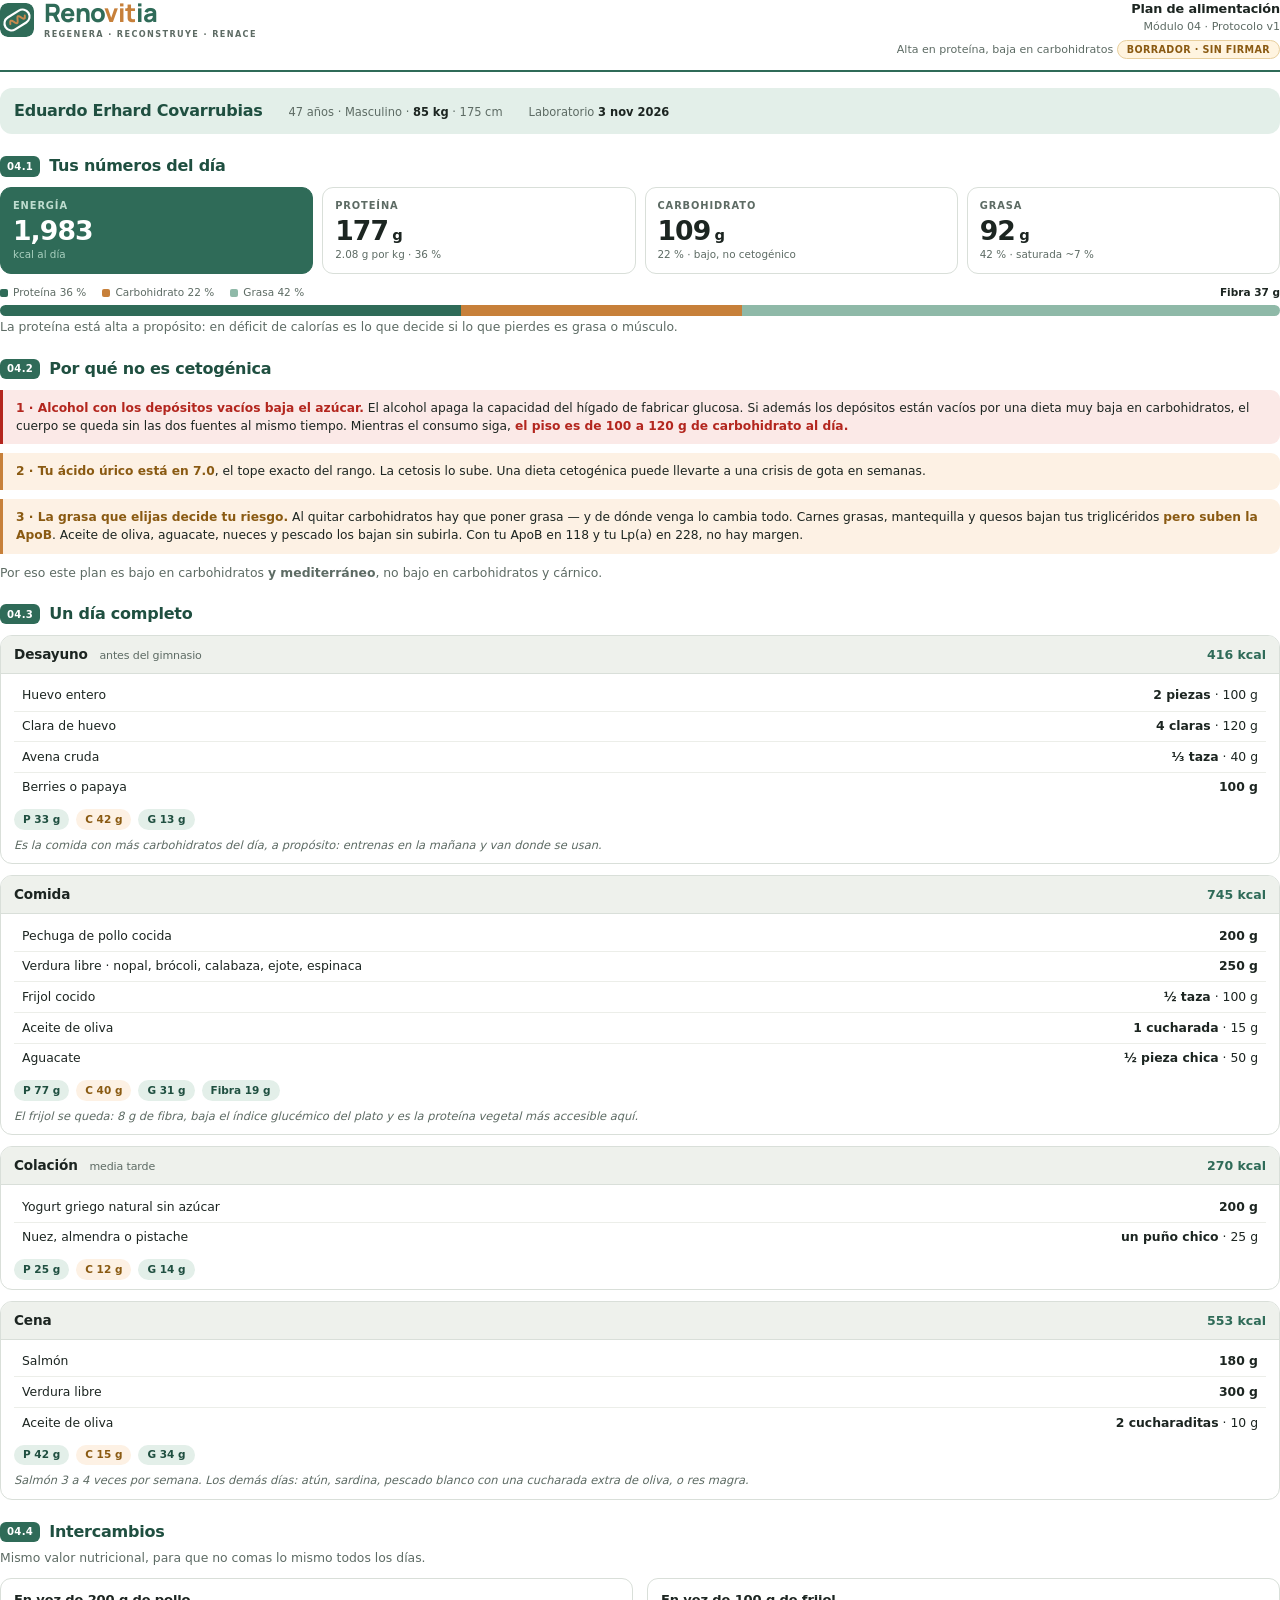
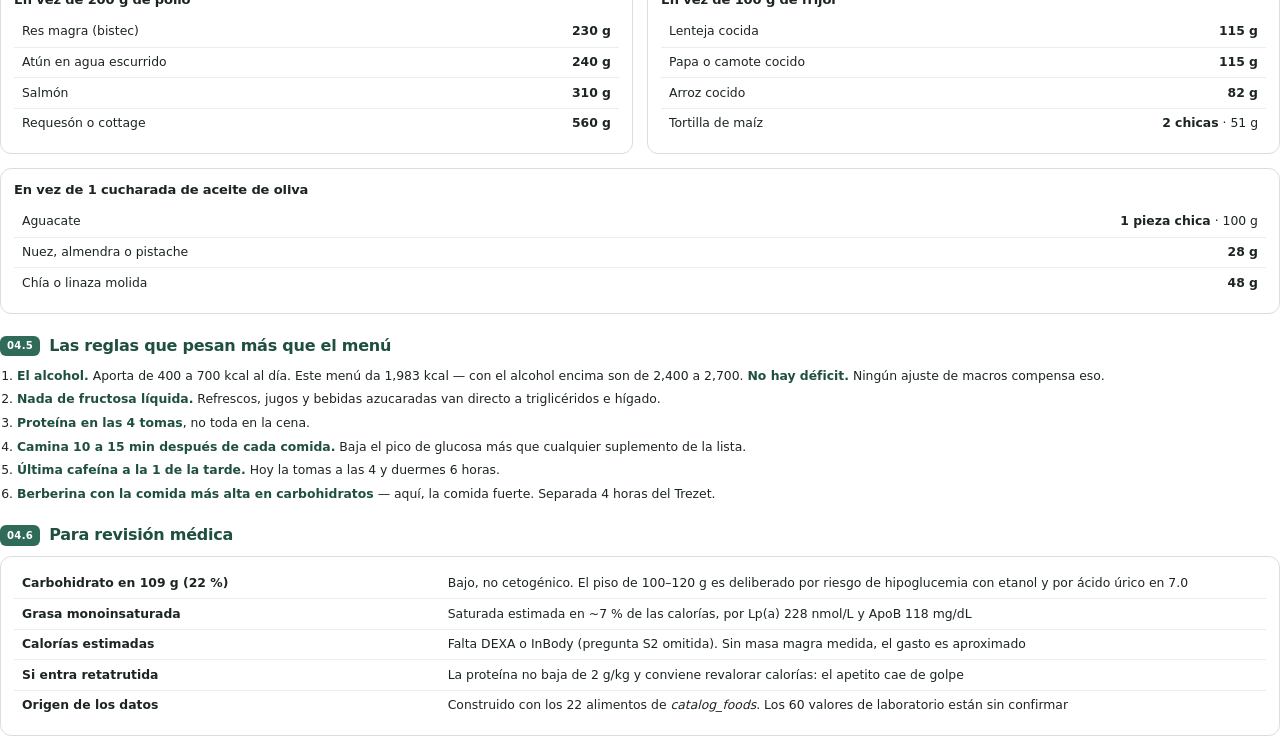
<file: site/assets/print/plantilla-plan-alimentacion.html>
<!doctype html>
<html lang="es"><head><meta charset="utf-8">
<title>Renovitia · Plan de alimentación</title>
<style>
@font-face{font-family:'Manrope';font-weight:800;font-style:normal;font-display:block;src:url([data-uri]) format('woff2');}
:root{--bg:#f6f7f4;--surface:#fff;--surface-2:#eef1ec;--text:#1c2521;--muted:#5d6b64;
--border:#d9dfd9;--brand:#2f6b58;--brand-strong:#1f4f40;--brand-soft:#e3efe9;
--accent:#c7803a;--accent-soft:#fdf1e4;--danger:#b3261e;--danger-soft:#fbe9e7;--warn-soft:#fff4e0;}
@page{size:A4;margin:14mm 13mm 18mm;}
*{box-sizing:border-box;}
html,body{margin:0;padding:0;}
body{font-family:"Inter",system-ui,-apple-system,"Segoe UI",Roboto,sans-serif;
color:var(--text);background:#fff;font-size:10.2pt;line-height:1.5;-webkit-print-color-adjust:exact;print-color-adjust:exact;}

/* ---------- Encabezado ---------- */
.head{display:flex;align-items:flex-start;justify-content:space-between;gap:16px;
padding-bottom:11px;border-bottom:2.5px solid var(--brand);margin-bottom:16px;}
.brand{display:flex;align-items:center;gap:10px;}
.brand svg{width:34px;height:34px;display:block;border-radius:8px;}
.wordmark{font-family:"Manrope",system-ui,sans-serif;font-weight:800;font-size:19pt;
letter-spacing:-.025em;line-height:1;color:var(--brand);}
.wordmark .v{color:var(--accent);}
.tagline{font-size:6.1pt;letter-spacing:.17em;color:var(--muted);margin-top:3px;font-weight:600;}
.docmeta{text-align:right;font-size:8.3pt;color:var(--muted);line-height:1.45;}
.docmeta b{color:var(--text);font-size:9.6pt;display:block;letter-spacing:-.01em;}
.stamp{display:inline-block;margin-top:5px;background:var(--warn-soft);color:#8a5a12;
border:1px solid #e8cf9d;border-radius:999px;padding:2px 9px;font-size:7.2pt;font-weight:700;letter-spacing:.04em;}

/* ---------- Paciente ---------- */
.patient{background:var(--brand-soft);border-radius:12px;padding:11px 14px;
display:flex;gap:26px;align-items:baseline;margin-bottom:16px;}
.patient .nm{font-weight:700;font-size:12pt;letter-spacing:-.015em;color:var(--brand-strong);}
.patient .dt{font-size:8.6pt;color:var(--muted);}
.patient .dt b{color:var(--text);font-weight:600;}

h2{font-size:12pt;letter-spacing:-.015em;margin:20px 0 9px;color:var(--brand-strong);
display:flex;align-items:center;gap:9px;}
h2 .num{background:var(--brand);color:#fff;font-size:7.6pt;font-weight:700;
padding:2.5px 7px;border-radius:6px;letter-spacing:.03em;}
h3{font-size:9.8pt;margin:0 0 7px;letter-spacing:-.01em;}
p{margin:0 0 8px;}
.lead{color:var(--muted);font-size:9.3pt;margin:-4px 0 11px;}

/* ---------- Macros ---------- */
.macros{display:grid;grid-template-columns:repeat(4,1fr);gap:9px;margin-bottom:11px;}
.mcard{border:1px solid var(--border);border-radius:11px;padding:11px 12px;background:var(--surface);}
.mcard.kcal{background:var(--brand);border-color:var(--brand);}
.mcard .lbl{font-size:7.4pt;text-transform:uppercase;letter-spacing:.09em;color:var(--muted);font-weight:700;}
.mcard.kcal .lbl{color:#bedccf;}
.mcard .val{font-size:20pt;font-weight:700;letter-spacing:-.035em;line-height:1.1;margin-top:2px;}
.mcard.kcal .val{color:#fff;}
.mcard .sub{font-size:7.8pt;color:var(--muted);margin-top:1px;}
.mcard.kcal .sub{color:#a9cfbf;}
.bar{display:flex;height:11px;border-radius:999px;overflow:hidden;margin-bottom:6px;}
.bar i{display:block;}
.barkey{display:flex;gap:16px;font-size:7.9pt;color:var(--muted);margin-bottom:4px;}
.barkey span{display:flex;align-items:center;gap:5px;}
.dot{width:8px;height:8px;border-radius:2px;display:inline-block;}

/* ---------- Avisos ---------- */
.warn{border-left:3px solid var(--accent);background:var(--accent-soft);
border-radius:0 9px 9px 0;padding:9px 13px;margin:9px 0;font-size:9.2pt;}
.warn b{color:#8a5a12;}
.alert{border-left:3px solid var(--danger);background:var(--danger-soft);
border-radius:0 9px 9px 0;padding:9px 13px;margin:9px 0;font-size:9.2pt;}
.alert b{color:var(--danger);}

/* ---------- Tablas ---------- */
table{width:100%;border-collapse:collapse;margin:0 0 4px;font-size:9.3pt;}
th{text-align:left;font-size:7.4pt;text-transform:uppercase;letter-spacing:.08em;
color:var(--muted);font-weight:700;padding:0 8px 5px;border-bottom:1.5px solid var(--border);}
th.r,td.r{text-align:right;}
td{padding:5.5px 8px;border-bottom:1px solid #eceee9;vertical-align:top;}
tr:last-child td{border-bottom:none;}

/* ---------- Comidas ---------- */
.meal{border:1px solid var(--border);border-radius:12px;overflow:hidden;
margin-bottom:11px;break-inside:avoid;}
.meal-h{background:var(--surface-2);padding:8px 13px;display:flex;
justify-content:space-between;align-items:baseline;border-bottom:1px solid var(--border);}
.meal-h .t{font-weight:700;font-size:10.2pt;letter-spacing:-.01em;}
.meal-h .t small{font-weight:500;color:var(--muted);font-size:8.3pt;margin-left:7px;}
.meal-h .k{font-size:9.4pt;font-weight:700;color:var(--brand);}
.meal-b{padding:7px 13px 9px;}
.mac{display:flex;gap:7px;margin-top:7px;flex-wrap:wrap;}
.chip{font-size:7.9pt;font-weight:600;padding:2.5px 9px;border-radius:999px;
background:var(--brand-soft);color:var(--brand-strong);}
.chip.a{background:var(--accent-soft);color:#8a5a12;}
.note{font-size:8.6pt;color:var(--muted);margin-top:7px;font-style:italic;}

/* ---------- Varios ---------- */
.two{display:grid;grid-template-columns:1fr 1fr;gap:14px;}
.box{border:1px solid var(--border);border-radius:11px;padding:11px 13px;break-inside:avoid;}
ol.rules{margin:0;padding-left:17px;font-size:9.3pt;}
ol.rules li{margin-bottom:5px;}
ol.rules b{color:var(--brand-strong);}
h2{break-after:avoid;}
.box,.warn,.alert,.two,ol.rules li{break-inside:avoid;}
.macros,.bar,.barkey{break-inside:avoid;}
</style></head><body>

<div class="head">
  <div class="brand">
    <svg viewBox="0 0 120 120" aria-hidden="true"><rect width="120" height="120" rx="26" fill="#2f6b58"/><g transform="translate(60 60) rotate(-32)"><rect x="-47.78" y="-24.75" width="95.55" height="49.5" rx="24.75" fill="none" stroke="#fff" stroke-width="7.67"/><path d="M-27.63 0 L-26.14-2.95 L-24.66-5.61 L-23.17-7.73 L-21.68-9.1 L-20.19-9.59 L-18.71-9.16 L-17.22-7.84 L-15.73-5.76 L-14.25-3.13 L-12.76-.19 L-11.27 2.76 L-9.79 5.45 L-8.3 7.61 L-6.81 9.04 L-5.32 9.59 L-3.84 9.21 L-2.35 7.95 L-.86 5.92 L.62 3.31 L2.11.39 L3.6-2.58 L5.08-5.29 L6.57-7.49 L8.06-8.97 L9.55-9.58 L11.03-9.27 L12.52-8.06 L14.01-6.07 L15.49-3.49 L16.98-.58 L18.47 2.39 L19.95 5.13 L21.44 7.37 L22.93 8.9 L24.42 9.57 L25.9 9.31 L27.39 8.16 L28.88 6.22 L30.36 3.67 L31.85.77" fill="none" stroke="#c78a4f" stroke-width="6.91" stroke-linecap="round" stroke-linejoin="round"/></g></svg>
    <div>
      <div class="wordmark">Reno<span class="v">vit</span>ia</div>
      <div class="tagline">REGENERA · RECONSTRUYE · RENACE</div>
    </div>
  </div>
  <div class="docmeta">
    <b>Plan de alimentación</b>
    Módulo 04 · Protocolo v1<br>
    Alta en proteína, baja en carbohidratos
    <div class="stamp">BORRADOR · SIN FIRMAR</div>
  </div>
</div>

<div class="patient">
  <div class="nm">Eduardo Erhard Covarrubias</div>
  <div class="dt">47 años · Masculino · <b>85 kg</b> · 175 cm</div>
  <div class="dt">Laboratorio <b>3 nov 2026</b></div>
</div>

<h2><span class="num">04.1</span> Tus números del día</h2>

<div class="macros">
  <div class="mcard kcal"><div class="lbl">Energía</div><div class="val">1,983</div><div class="sub">kcal al día</div></div>
  <div class="mcard"><div class="lbl">Proteína</div><div class="val">177<span style="font-size:11pt"> g</span></div><div class="sub">2.08 g por kg · 36 %</div></div>
  <div class="mcard"><div class="lbl">Carbohidrato</div><div class="val">109<span style="font-size:11pt"> g</span></div><div class="sub">22 % · bajo, no cetogénico</div></div>
  <div class="mcard"><div class="lbl">Grasa</div><div class="val">92<span style="font-size:11pt"> g</span></div><div class="sub">42 % · saturada ~7 %</div></div>
</div>

<div class="barkey">
  <span><i class="dot" style="background:#2f6b58"></i> Proteína 36 %</span>
  <span><i class="dot" style="background:#c7803a"></i> Carbohidrato 22 %</span>
  <span><i class="dot" style="background:#8fb9a8"></i> Grasa 42 %</span>
  <span style="margin-left:auto"><b style="color:#1c2521">Fibra 37 g</b></span>
</div>
<div class="bar">
  <i style="background:#2f6b58;width:36%"></i>
  <i style="background:#c7803a;width:22%"></i>
  <i style="background:#8fb9a8;width:42%"></i>
</div>

<p class="lead">La proteína está alta a propósito: en déficit de calorías es lo que decide
si lo que pierdes es grasa o músculo.</p>

<h2><span class="num">04.2</span> Por qué no es cetogénica</h2>

<div class="alert">
  <b>1 · Alcohol con los depósitos vacíos baja el azúcar.</b> El alcohol apaga la
  capacidad del hígado de fabricar glucosa. Si además los depósitos están vacíos por una
  dieta muy baja en carbohidratos, el cuerpo se queda sin las dos fuentes al mismo tiempo.
  Mientras el consumo siga, <b>el piso es de 100 a 120 g de carbohidrato al día.</b>
</div>

<div class="warn">
  <b>2 · Tu ácido úrico está en 7.0</b>, el tope exacto del rango. La cetosis lo sube.
  Una dieta cetogénica puede llevarte a una crisis de gota en semanas.
</div>

<div class="warn">
  <b>3 · La grasa que elijas decide tu riesgo.</b> Al quitar carbohidratos hay que poner
  grasa — y de dónde venga lo cambia todo. Carnes grasas, mantequilla y quesos bajan tus
  triglicéridos <b>pero suben la ApoB</b>. Aceite de oliva, aguacate, nueces y pescado los
  bajan sin subirla. Con tu ApoB en 118 y tu Lp(a) en 228, no hay margen.
</div>

<p class="lead" style="margin-top:10px">Por eso este plan es bajo en carbohidratos
<b>y mediterráneo</b>, no bajo en carbohidratos y cárnico.</p>


<h2><span class="num">04.3</span> Un día completo</h2>

<div class="meal">
  <div class="meal-h"><div class="t">Desayuno <small>antes del gimnasio</small></div><div class="k">416 kcal</div></div>
  <div class="meal-b">
    <table>
      <tr><td>Huevo entero</td><td class="r"><b>2 piezas</b> · 100 g</td></tr>
      <tr><td>Clara de huevo</td><td class="r"><b>4 claras</b> · 120 g</td></tr>
      <tr><td>Avena cruda</td><td class="r"><b>⅓ taza</b> · 40 g</td></tr>
      <tr><td>Berries o papaya</td><td class="r"><b>100 g</b></td></tr>
    </table>
    <div class="mac"><span class="chip">P 33 g</span><span class="chip a">C 42 g</span><span class="chip">G 13 g</span></div>
    <div class="note">Es la comida con más carbohidratos del día, a propósito: entrenas en la mañana y van donde se usan.</div>
  </div>
</div>

<div class="meal">
  <div class="meal-h"><div class="t">Comida</div><div class="k">745 kcal</div></div>
  <div class="meal-b">
    <table>
      <tr><td>Pechuga de pollo cocida</td><td class="r"><b>200 g</b></td></tr>
      <tr><td>Verdura libre · nopal, brócoli, calabaza, ejote, espinaca</td><td class="r"><b>250 g</b></td></tr>
      <tr><td>Frijol cocido</td><td class="r"><b>½ taza</b> · 100 g</td></tr>
      <tr><td>Aceite de oliva</td><td class="r"><b>1 cucharada</b> · 15 g</td></tr>
      <tr><td>Aguacate</td><td class="r"><b>½ pieza chica</b> · 50 g</td></tr>
    </table>
    <div class="mac"><span class="chip">P 77 g</span><span class="chip a">C 40 g</span><span class="chip">G 31 g</span><span class="chip">Fibra 19 g</span></div>
    <div class="note">El frijol se queda: 8 g de fibra, baja el índice glucémico del plato y es la proteína vegetal más accesible aquí.</div>
  </div>
</div>

<div class="meal">
  <div class="meal-h"><div class="t">Colación <small>media tarde</small></div><div class="k">270 kcal</div></div>
  <div class="meal-b">
    <table>
      <tr><td>Yogurt griego natural sin azúcar</td><td class="r"><b>200 g</b></td></tr>
      <tr><td>Nuez, almendra o pistache</td><td class="r"><b>un puño chico</b> · 25 g</td></tr>
    </table>
    <div class="mac"><span class="chip">P 25 g</span><span class="chip a">C 12 g</span><span class="chip">G 14 g</span></div>
  </div>
</div>

<div class="meal">
  <div class="meal-h"><div class="t">Cena</div><div class="k">553 kcal</div></div>
  <div class="meal-b">
    <table>
      <tr><td>Salmón</td><td class="r"><b>180 g</b></td></tr>
      <tr><td>Verdura libre</td><td class="r"><b>300 g</b></td></tr>
      <tr><td>Aceite de oliva</td><td class="r"><b>2 cucharaditas</b> · 10 g</td></tr>
    </table>
    <div class="mac"><span class="chip">P 42 g</span><span class="chip a">C 15 g</span><span class="chip">G 34 g</span></div>
    <div class="note">Salmón 3 a 4 veces por semana. Los demás días: atún, sardina, pescado blanco con una cucharada extra de oliva, o res magra.</div>
  </div>
</div>


<h2><span class="num">04.4</span> Intercambios</h2>
<p class="lead">Mismo valor nutricional, para que no comas lo mismo todos los días.</p>

<div class="two">
  <div class="box">
    <h3>En vez de 200 g de pollo</h3>
    <table>
      <tr><td>Res magra (bistec)</td><td class="r"><b>230 g</b></td></tr>
      <tr><td>Atún en agua escurrido</td><td class="r"><b>240 g</b></td></tr>
      <tr><td>Salmón</td><td class="r"><b>310 g</b></td></tr>
      <tr><td>Requesón o cottage</td><td class="r"><b>560 g</b></td></tr>
    </table>
  </div>
  <div class="box">
    <h3>En vez de 100 g de frijol</h3>
    <table>
      <tr><td>Lenteja cocida</td><td class="r"><b>115 g</b></td></tr>
      <tr><td>Papa o camote cocido</td><td class="r"><b>115 g</b></td></tr>
      <tr><td>Arroz cocido</td><td class="r"><b>82 g</b></td></tr>
      <tr><td>Tortilla de maíz</td><td class="r"><b>2 chicas</b> · 51 g</td></tr>
    </table>
  </div>
</div>

<div class="box" style="margin-top:14px">
  <h3>En vez de 1 cucharada de aceite de oliva</h3>
  <table>
    <tr><td style="width:60%">Aguacate</td><td class="r"><b>1 pieza chica</b> · 100 g</td></tr>
    <tr><td>Nuez, almendra o pistache</td><td class="r"><b>28 g</b></td></tr>
    <tr><td>Chía o linaza molida</td><td class="r"><b>48 g</b></td></tr>
  </table>
</div>

<h2><span class="num">04.5</span> Las reglas que pesan más que el menú</h2>

<ol class="rules">
  <li><b>El alcohol.</b> Aporta de 400 a 700 kcal al día. Este menú da 1,983 kcal — con el alcohol encima son de 2,400 a 2,700. <b>No hay déficit.</b> Ningún ajuste de macros compensa eso.</li>
  <li><b>Nada de fructosa líquida.</b> Refrescos, jugos y bebidas azucaradas van directo a triglicéridos e hígado.</li>
  <li><b>Proteína en las 4 tomas</b>, no toda en la cena.</li>
  <li><b>Camina 10 a 15 min después de cada comida.</b> Baja el pico de glucosa más que cualquier suplemento de la lista.</li>
  <li><b>Última cafeína a la 1 de la tarde.</b> Hoy la tomas a las 4 y duermes 6 horas.</li>
  <li><b>Berberina con la comida más alta en carbohidratos</b> — aquí, la comida fuerte. Separada 4 horas del Trezet.</li>
</ol>

<h2><span class="num">04.6</span> Para revisión médica</h2>
<div class="box" style="font-size:9.2pt">
  <table>
    <tr><td style="width:34%"><b>Carbohidrato en 109 g (22 %)</b></td><td>Bajo, no cetogénico. El piso de 100–120 g es deliberado por riesgo de hipoglucemia con etanol y por ácido úrico en 7.0</td></tr>
    <tr><td><b>Grasa monoinsaturada</b></td><td>Saturada estimada en ~7 % de las calorías, por Lp(a) 228 nmol/L y ApoB 118 mg/dL</td></tr>
    <tr><td><b>Calorías estimadas</b></td><td>Falta DEXA o InBody (pregunta S2 omitida). Sin masa magra medida, el gasto es aproximado</td></tr>
    <tr><td><b>Si entra retatrutida</b></td><td>La proteína no baja de 2 g/kg y conviene revalorar calorías: el apetito cae de golpe</td></tr>
    <tr><td><b>Origen de los datos</b></td><td>Construido con los 22 alimentos de <i>catalog_foods</i>. Los 60 valores de laboratorio están sin confirmar</td></tr>
  </table>
</div>


</body></html>
</file>
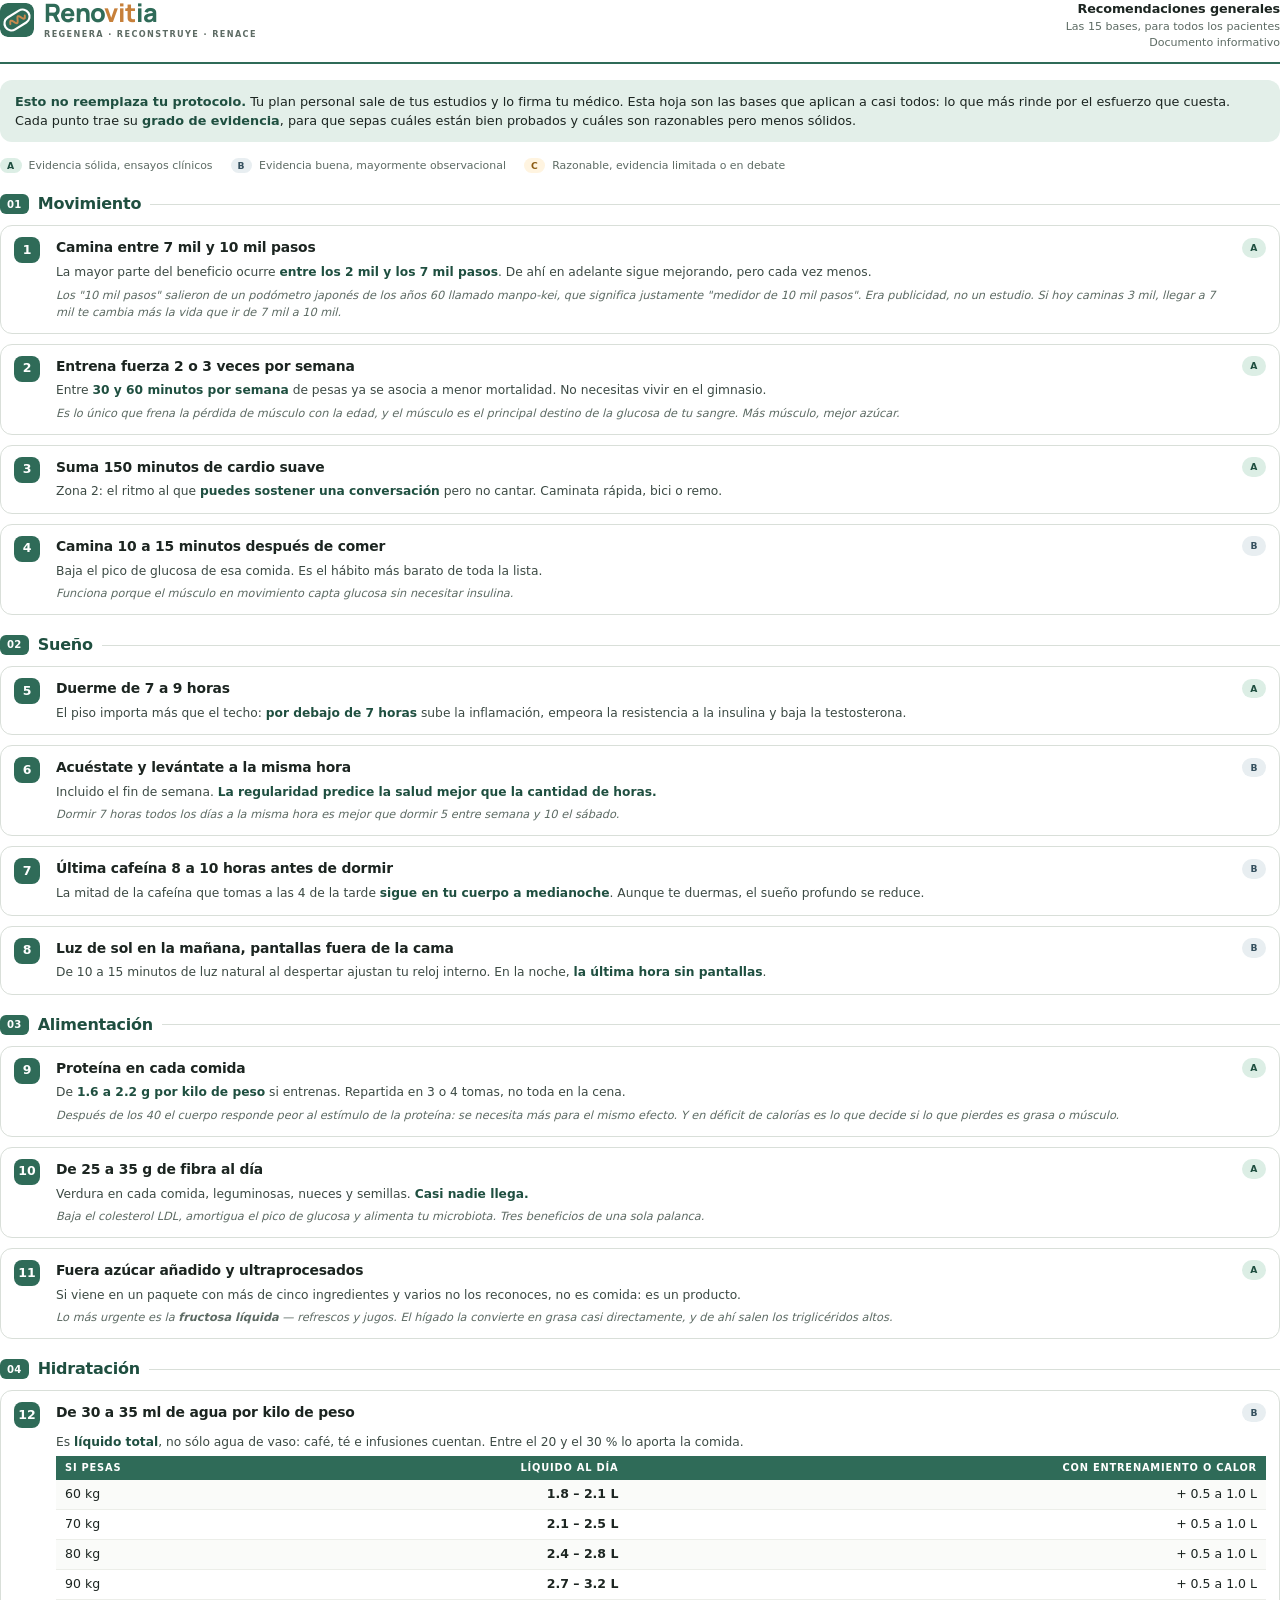
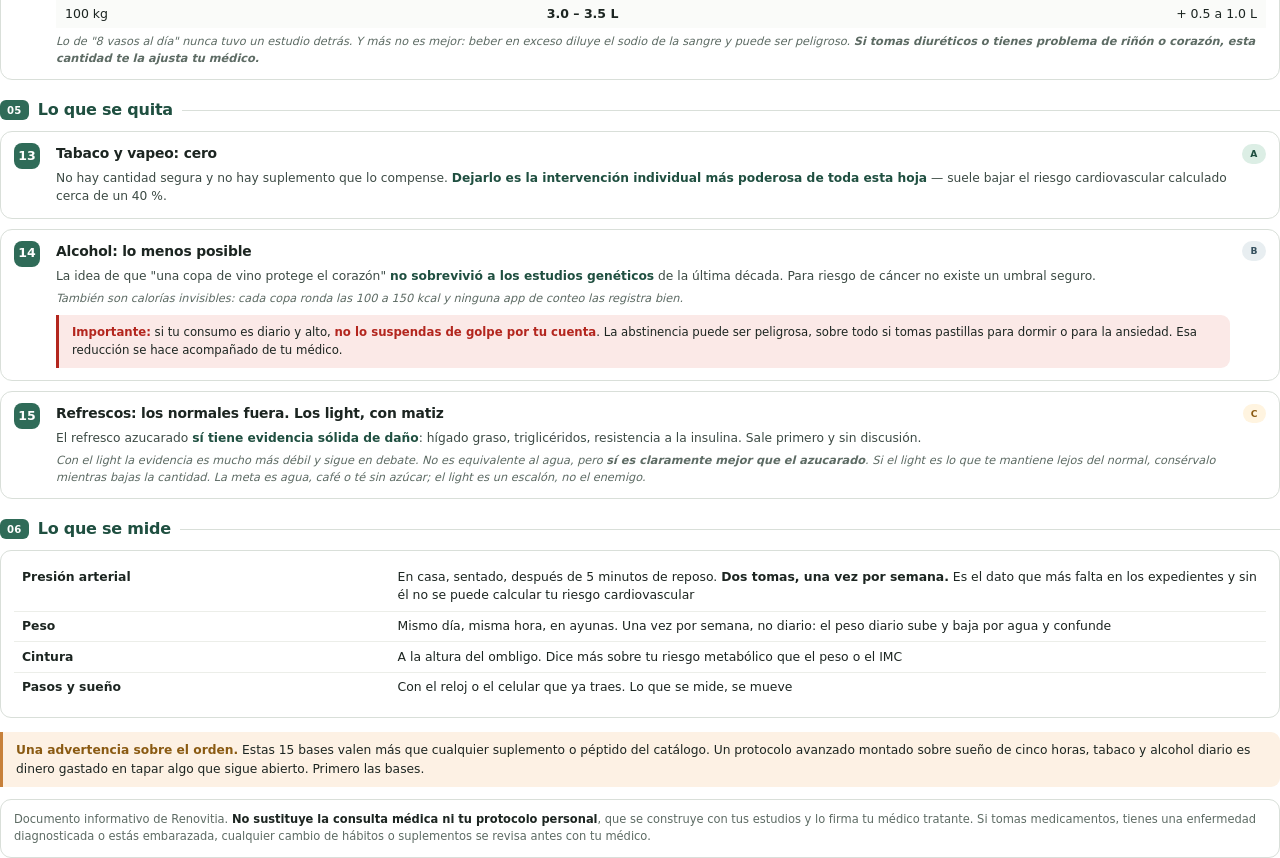
<file: site/assets/print/plantilla-recomendaciones.html>
<!doctype html><html lang="es"><head><meta charset="utf-8"><title>Renovitia · Recomendaciones generales</title><style>
@font-face{font-family:'Manrope';font-weight:800;font-style:normal;font-display:block;src:url([data-uri]) format('woff2');}
:root{--bg:#f6f7f4;--surface:#fff;--surface-2:#eef1ec;--text:#1c2521;--muted:#5d6b64;
--border:#d9dfd9;--brand:#2f6b58;--brand-strong:#1f4f40;--brand-soft:#e3efe9;
--accent:#c7803a;--accent-soft:#fdf1e4;--danger:#b3261e;--danger-soft:#fbe9e7;--warn-soft:#fff4e0;}
@page{size:A4;margin:14mm 13mm 18mm;}
*{box-sizing:border-box;}
html,body{margin:0;padding:0;}
body{font-family:"Inter",system-ui,-apple-system,"Segoe UI",Roboto,sans-serif;
color:var(--text);background:#fff;font-size:10.2pt;line-height:1.5;-webkit-print-color-adjust:exact;print-color-adjust:exact;}

/* ---------- Encabezado ---------- */
.head{display:flex;align-items:flex-start;justify-content:space-between;gap:16px;
padding-bottom:11px;border-bottom:2.5px solid var(--brand);margin-bottom:16px;}
.brand{display:flex;align-items:center;gap:10px;}
.brand svg{width:34px;height:34px;display:block;border-radius:8px;}
.wordmark{font-family:"Manrope",system-ui,sans-serif;font-weight:800;font-size:19pt;
letter-spacing:-.025em;line-height:1;color:var(--brand);}
.wordmark .v{color:var(--accent);}
.tagline{font-size:6.1pt;letter-spacing:.17em;color:var(--muted);margin-top:3px;font-weight:600;}
.docmeta{text-align:right;font-size:8.3pt;color:var(--muted);line-height:1.45;}
.docmeta b{color:var(--text);font-size:9.6pt;display:block;letter-spacing:-.01em;}
.stamp{display:inline-block;margin-top:5px;background:var(--warn-soft);color:#8a5a12;
border:1px solid #e8cf9d;border-radius:999px;padding:2px 9px;font-size:7.2pt;font-weight:700;letter-spacing:.04em;}

/* ---------- Paciente ---------- */
.patient{background:var(--brand-soft);border-radius:12px;padding:11px 14px;
display:flex;gap:26px;align-items:baseline;margin-bottom:16px;}
.patient .nm{font-weight:700;font-size:12pt;letter-spacing:-.015em;color:var(--brand-strong);}
.patient .dt{font-size:8.6pt;color:var(--muted);}
.patient .dt b{color:var(--text);font-weight:600;}

h2{font-size:12pt;letter-spacing:-.015em;margin:20px 0 9px;color:var(--brand-strong);
display:flex;align-items:center;gap:9px;}
h2 .num{background:var(--brand);color:#fff;font-size:7.6pt;font-weight:700;
padding:2.5px 7px;border-radius:6px;letter-spacing:.03em;}
h3{font-size:9.8pt;margin:0 0 7px;letter-spacing:-.01em;}
p{margin:0 0 8px;}
.lead{color:var(--muted);font-size:9.3pt;margin:-4px 0 11px;}

/* ---------- Macros ---------- */
.macros{display:grid;grid-template-columns:repeat(4,1fr);gap:9px;margin-bottom:11px;}
.mcard{border:1px solid var(--border);border-radius:11px;padding:11px 12px;background:var(--surface);}
.mcard.kcal{background:var(--brand);border-color:var(--brand);}
.mcard .lbl{font-size:7.4pt;text-transform:uppercase;letter-spacing:.09em;color:var(--muted);font-weight:700;}
.mcard.kcal .lbl{color:#bedccf;}
.mcard .val{font-size:20pt;font-weight:700;letter-spacing:-.035em;line-height:1.1;margin-top:2px;}
.mcard.kcal .val{color:#fff;}
.mcard .sub{font-size:7.8pt;color:var(--muted);margin-top:1px;}
.mcard.kcal .sub{color:#a9cfbf;}
.bar{display:flex;height:11px;border-radius:999px;overflow:hidden;margin-bottom:6px;}
.bar i{display:block;}
.barkey{display:flex;gap:16px;font-size:7.9pt;color:var(--muted);margin-bottom:4px;}
.barkey span{display:flex;align-items:center;gap:5px;}
.dot{width:8px;height:8px;border-radius:2px;display:inline-block;}

/* ---------- Avisos ---------- */
.warn{border-left:3px solid var(--accent);background:var(--accent-soft);
border-radius:0 9px 9px 0;padding:9px 13px;margin:9px 0;font-size:9.2pt;}
.warn b{color:#8a5a12;}
.alert{border-left:3px solid var(--danger);background:var(--danger-soft);
border-radius:0 9px 9px 0;padding:9px 13px;margin:9px 0;font-size:9.2pt;}
.alert b{color:var(--danger);}

/* ---------- Tablas ---------- */
table{width:100%;border-collapse:collapse;margin:0 0 4px;font-size:9.3pt;}
th{text-align:left;font-size:7.4pt;text-transform:uppercase;letter-spacing:.08em;
color:var(--muted);font-weight:700;padding:0 8px 5px;border-bottom:1.5px solid var(--border);}
th.r,td.r{text-align:right;}
td{padding:5.5px 8px;border-bottom:1px solid #eceee9;vertical-align:top;}
tr:last-child td{border-bottom:none;}

/* ---------- Comidas ---------- */
.meal{border:1px solid var(--border);border-radius:12px;overflow:hidden;
margin-bottom:11px;break-inside:avoid;}
.meal-h{background:var(--surface-2);padding:8px 13px;display:flex;
justify-content:space-between;align-items:baseline;border-bottom:1px solid var(--border);}
.meal-h .t{font-weight:700;font-size:10.2pt;letter-spacing:-.01em;}
.meal-h .t small{font-weight:500;color:var(--muted);font-size:8.3pt;margin-left:7px;}
.meal-h .k{font-size:9.4pt;font-weight:700;color:var(--brand);}
.meal-b{padding:7px 13px 9px;}
.mac{display:flex;gap:7px;margin-top:7px;flex-wrap:wrap;}
.chip{font-size:7.9pt;font-weight:600;padding:2.5px 9px;border-radius:999px;
background:var(--brand-soft);color:var(--brand-strong);}
.chip.a{background:var(--accent-soft);color:#8a5a12;}
.note{font-size:8.6pt;color:var(--muted);margin-top:7px;font-style:italic;}

/* ---------- Varios ---------- */
.two{display:grid;grid-template-columns:1fr 1fr;gap:14px;}
.box{border:1px solid var(--border);border-radius:11px;padding:11px 13px;break-inside:avoid;}
ol.rules{margin:0;padding-left:17px;font-size:9.3pt;}
ol.rules li{margin-bottom:5px;}
ol.rules b{color:var(--brand-strong);}
h2{break-after:avoid;}
.box,.warn,.alert,.two,ol.rules li{break-inside:avoid;}
.macros,.bar,.barkey{break-inside:avoid;}
</style>
<style>
.intro{background:var(--brand-soft);border-radius:12px;padding:12px 15px;margin-bottom:16px;font-size:9.6pt;}
.intro b{color:var(--brand-strong);}
.rec{border:1px solid var(--border);border-radius:12px;padding:11px 13px 12px;margin-bottom:10px;break-inside:avoid;
display:grid;grid-template-columns:30px 1fr auto;gap:0 12px;align-items:start;}
.rec .n{width:26px;height:26px;border-radius:8px;background:var(--brand);color:#fff;
font-weight:700;font-size:9.4pt;display:flex;align-items:center;justify-content:center;grid-row:1/3;}
.rec .t{font-weight:700;font-size:10.4pt;letter-spacing:-.012em;align-self:center;}
.rec .d{font-size:9.2pt;color:#3c4a44;grid-column:2;margin-top:5px;}
.rec .d b{color:var(--brand-strong);}
.rec .why{font-size:8.5pt;color:var(--muted);margin-top:5px;grid-column:2;font-style:italic;}
.ev{font-size:6.9pt;font-weight:800;letter-spacing:.06em;padding:3px 8px;border-radius:999px;
align-self:center;white-space:nowrap;}
.ev.a{background:#dceee5;color:#1f4f40;}
.ev.b{background:#e8eef1;color:#35505e;}
.ev.c{background:var(--warn-soft);color:#8a5a12;}
.sec{display:flex;align-items:center;gap:9px;margin:18px 0 9px;}
.sec h2{margin:0;}
.sec .line{flex:1;height:1px;background:var(--border);}
.wt{width:100%;border-collapse:collapse;font-size:9.4pt;margin-top:4px;}
.wt th{background:var(--brand);color:#fff;border:none;padding:5px 9px;font-size:7.4pt;}
.wt th.r{text-align:right;}
.wt td{padding:5px 9px;border-bottom:1px solid #eceee9;}
.wt tr:nth-child(even) td{background:#fafbf9;}
.legend{display:flex;gap:18px;font-size:8.2pt;color:var(--muted);margin:10px 0 2px;flex-wrap:wrap;}
.legend b{color:var(--text);}
</style>
</head><body>
<div class="head">
  <div class="brand">
    <svg viewBox="0 0 120 120" aria-hidden="true"><rect width="120" height="120" rx="26" fill="#2f6b58"/><g transform="translate(60 60) rotate(-32)"><rect x="-47.78" y="-24.75" width="95.55" height="49.5" rx="24.75" fill="none" stroke="#fff" stroke-width="7.67"/><path d="M-27.63 0 L-26.14-2.95 L-24.66-5.61 L-23.17-7.73 L-21.68-9.1 L-20.19-9.59 L-18.71-9.16 L-17.22-7.84 L-15.73-5.76 L-14.25-3.13 L-12.76-.19 L-11.27 2.76 L-9.79 5.45 L-8.3 7.61 L-6.81 9.04 L-5.32 9.59 L-3.84 9.21 L-2.35 7.95 L-.86 5.92 L.62 3.31 L2.11.39 L3.6-2.58 L5.08-5.29 L6.57-7.49 L8.06-8.97 L9.55-9.58 L11.03-9.27 L12.52-8.06 L14.01-6.07 L15.49-3.49 L16.98-.58 L18.47 2.39 L19.95 5.13 L21.44 7.37 L22.93 8.9 L24.42 9.57 L25.9 9.31 L27.39 8.16 L28.88 6.22 L30.36 3.67 L31.85.77" fill="none" stroke="#c78a4f" stroke-width="6.91" stroke-linecap="round" stroke-linejoin="round"/></g></svg>
    <div><div class="wordmark">Reno<span class="v">vit</span>ia</div>
    <div class="tagline">REGENERA &middot; RECONSTRUYE &middot; RENACE</div></div>
  </div>
  <div class="docmeta"><b>Recomendaciones generales</b>
  Las 15 bases, para todos los pacientes<br>Documento informativo</div>
</div>

<div class="intro">
  <b>Esto no reemplaza tu protocolo.</b> Tu plan personal sale de tus estudios y lo firma
  tu m&eacute;dico. Esta hoja son las bases que aplican a casi todos: lo que m&aacute;s rinde por el
  esfuerzo que cuesta. Cada punto trae su <b>grado de evidencia</b>, para que sepas cu&aacute;les
  est&aacute;n bien probados y cu&aacute;les son razonables pero menos s&oacute;lidos.
</div>

<div class="legend">
  <span><b class="ev a" style="padding:2px 7px">A</b> &nbsp;Evidencia s&oacute;lida, ensayos cl&iacute;nicos</span>
  <span><b class="ev b" style="padding:2px 7px">B</b> &nbsp;Evidencia buena, mayormente observacional</span>
  <span><b class="ev c" style="padding:2px 7px">C</b> &nbsp;Razonable, evidencia limitada o en debate</span>
</div>

<div class="sec"><h2><span class="num">01</span> Movimiento</h2><div class="line"></div></div>

<div class="rec"><div class="n">1</div><div class="t">Camina entre 7 mil y 10 mil pasos</div><span class="ev a">A</span>
<div class="d">La mayor parte del beneficio ocurre <b>entre los 2 mil y los 7 mil pasos</b>. De ah&iacute; en adelante sigue mejorando, pero cada vez menos.</div>
<div class="why">Los "10 mil pasos" salieron de un pod&oacute;metro japon&eacute;s de los a&ntilde;os 60 llamado manpo-kei, que significa justamente "medidor de 10 mil pasos". Era publicidad, no un estudio. Si hoy caminas 3 mil, llegar a 7 mil te cambia m&aacute;s la vida que ir de 7 mil a 10 mil.</div></div>

<div class="rec"><div class="n">2</div><div class="t">Entrena fuerza 2 o 3 veces por semana</div><span class="ev a">A</span>
<div class="d">Entre <b>30 y 60 minutos por semana</b> de pesas ya se asocia a menor mortalidad. No necesitas vivir en el gimnasio.</div>
<div class="why">Es lo &uacute;nico que frena la p&eacute;rdida de m&uacute;sculo con la edad, y el m&uacute;sculo es el principal destino de la glucosa de tu sangre. M&aacute;s m&uacute;sculo, mejor az&uacute;car.</div></div>

<div class="rec"><div class="n">3</div><div class="t">Suma 150 minutos de cardio suave</div><span class="ev a">A</span>
<div class="d">Zona 2: el ritmo al que <b>puedes sostener una conversaci&oacute;n</b> pero no cantar. Caminata r&aacute;pida, bici o remo.</div></div>

<div class="rec"><div class="n">4</div><div class="t">Camina 10 a 15 minutos despu&eacute;s de comer</div><span class="ev b">B</span>
<div class="d">Baja el pico de glucosa de esa comida. Es el h&aacute;bito m&aacute;s barato de toda la lista.</div>
<div class="why">Funciona porque el m&uacute;sculo en movimiento capta glucosa sin necesitar insulina.</div></div>

<div class="sec"><h2><span class="num">02</span> Sue&ntilde;o</h2><div class="line"></div></div>

<div class="rec"><div class="n">5</div><div class="t">Duerme de 7 a 9 horas</div><span class="ev a">A</span>
<div class="d">El piso importa m&aacute;s que el techo: <b>por debajo de 7 horas</b> sube la inflamaci&oacute;n, empeora la resistencia a la insulina y baja la testosterona.</div></div>

<div class="rec"><div class="n">6</div><div class="t">Acu&eacute;state y lev&aacute;ntate a la misma hora</div><span class="ev b">B</span>
<div class="d">Incluido el fin de semana. <b>La regularidad predice la salud mejor que la cantidad de horas.</b></div>
<div class="why">Dormir 7 horas todos los d&iacute;as a la misma hora es mejor que dormir 5 entre semana y 10 el s&aacute;bado.</div></div>

<div class="rec"><div class="n">7</div><div class="t">&Uacute;ltima cafe&iacute;na 8 a 10 horas antes de dormir</div><span class="ev b">B</span>
<div class="d">La mitad de la cafe&iacute;na que tomas a las 4 de la tarde <b>sigue en tu cuerpo a medianoche</b>. Aunque te duermas, el sue&ntilde;o profundo se reduce.</div></div>

<div class="rec"><div class="n">8</div><div class="t">Luz de sol en la ma&ntilde;ana, pantallas fuera de la cama</div><span class="ev b">B</span>
<div class="d">De 10 a 15 minutos de luz natural al despertar ajustan tu reloj interno. En la noche, <b>la &uacute;ltima hora sin pantallas</b>.</div></div>

<div class="sec"><h2><span class="num">03</span> Alimentaci&oacute;n</h2><div class="line"></div></div>

<div class="rec"><div class="n">9</div><div class="t">Prote&iacute;na en cada comida</div><span class="ev a">A</span>
<div class="d">De <b>1.6 a 2.2 g por kilo de peso</b> si entrenas. Repartida en 3 o 4 tomas, no toda en la cena.</div>
<div class="why">Despu&eacute;s de los 40 el cuerpo responde peor al est&iacute;mulo de la prote&iacute;na: se necesita m&aacute;s para el mismo efecto. Y en d&eacute;ficit de calor&iacute;as es lo que decide si lo que pierdes es grasa o m&uacute;sculo.</div></div>

<div class="rec"><div class="n">10</div><div class="t">De 25 a 35 g de fibra al d&iacute;a</div><span class="ev a">A</span>
<div class="d">Verdura en cada comida, leguminosas, nueces y semillas. <b>Casi nadie llega.</b></div>
<div class="why">Baja el colesterol LDL, amortigua el pico de glucosa y alimenta tu microbiota. Tres beneficios de una sola palanca.</div></div>

<div class="rec"><div class="n">11</div><div class="t">Fuera az&uacute;car a&ntilde;adido y ultraprocesados</div><span class="ev a">A</span>
<div class="d">Si viene en un paquete con m&aacute;s de cinco ingredientes y varios no los reconoces, no es comida: es un producto.</div>
<div class="why">Lo m&aacute;s urgente es la <b>fructosa l&iacute;quida</b> — refrescos y jugos. El h&iacute;gado la convierte en grasa casi directamente, y de ah&iacute; salen los triglic&eacute;ridos altos.</div></div>

<div class="sec"><h2><span class="num">04</span> Hidrataci&oacute;n</h2><div class="line"></div></div>

<div class="rec" style="display:block"><div style="display:grid;grid-template-columns:30px 1fr auto;gap:0 12px;align-items:center">
<div class="n">12</div><div class="t">De 30 a 35 ml de agua por kilo de peso</div><span class="ev b">B</span></div>
<div style="margin-left:42px">
<div class="d" style="margin-left:0">Es <b>l&iacute;quido total</b>, no s&oacute;lo agua de vaso: caf&eacute;, t&eacute; e infusiones cuentan. Entre el 20 y el 30 % lo aporta la comida.</div>
<table class="wt">
<tr><th>Si pesas</th><th class="r">L&iacute;quido al d&iacute;a</th><th class="r">Con entrenamiento o calor</th></tr>
<tr><td>60 kg</td><td class="r"><b>1.8 &ndash; 2.1 L</b></td><td class="r">+ 0.5 a 1.0 L</td></tr>
<tr><td>70 kg</td><td class="r"><b>2.1 &ndash; 2.5 L</b></td><td class="r">+ 0.5 a 1.0 L</td></tr>
<tr><td>80 kg</td><td class="r"><b>2.4 &ndash; 2.8 L</b></td><td class="r">+ 0.5 a 1.0 L</td></tr>
<tr><td>90 kg</td><td class="r"><b>2.7 &ndash; 3.2 L</b></td><td class="r">+ 0.5 a 1.0 L</td></tr>
<tr><td>100 kg</td><td class="r"><b>3.0 &ndash; 3.5 L</b></td><td class="r">+ 0.5 a 1.0 L</td></tr>
</table>
<div class="why" style="margin-left:0">Lo de "8 vasos al d&iacute;a" nunca tuvo un estudio detr&aacute;s. Y m&aacute;s no es mejor: beber en exceso diluye el sodio de la sangre y puede ser peligroso. <b>Si tomas diur&eacute;ticos o tienes problema de ri&ntilde;&oacute;n o coraz&oacute;n, esta cantidad te la ajusta tu m&eacute;dico.</b></div>
</div></div>

<div class="sec"><h2><span class="num">05</span> Lo que se quita</h2><div class="line"></div></div>

<div class="rec"><div class="n">13</div><div class="t">Tabaco y vapeo: cero</div><span class="ev a">A</span>
<div class="d">No hay cantidad segura y no hay suplemento que lo compense. <b>Dejarlo es la intervenci&oacute;n individual m&aacute;s poderosa de toda esta hoja</b> — suele bajar el riesgo cardiovascular calculado cerca de un 40 %.</div></div>

<div class="rec"><div class="n">14</div><div class="t">Alcohol: lo menos posible</div><span class="ev b">B</span>
<div class="d">La idea de que "una copa de vino protege el coraz&oacute;n" <b>no sobrevivi&oacute; a los estudios gen&eacute;ticos</b> de la &uacute;ltima d&eacute;cada. Para riesgo de c&aacute;ncer no existe un umbral seguro.</div>
<div class="why">Tambi&eacute;n son calor&iacute;as invisibles: cada copa ronda las 100 a 150 kcal y ninguna app de conteo las registra bien.</div>
<div class="alert" style="grid-column:2;margin:8px 0 0;font-size:8.8pt"><b>Importante:</b> si tu consumo es diario y alto, <b>no lo suspendas de golpe por tu cuenta</b>. La abstinencia puede ser peligrosa, sobre todo si tomas pastillas para dormir o para la ansiedad. Esa reducci&oacute;n se hace acompa&ntilde;ado de tu m&eacute;dico.</div></div>

<div class="rec"><div class="n">15</div><div class="t">Refrescos: los normales fuera. Los light, con matiz</div><span class="ev c">C</span>
<div class="d">El refresco azucarado <b>s&iacute; tiene evidencia s&oacute;lida de da&ntilde;o</b>: h&iacute;gado graso, triglic&eacute;ridos, resistencia a la insulina. Sale primero y sin discusi&oacute;n.</div>
<div class="why">Con el light la evidencia es mucho m&aacute;s d&eacute;bil y sigue en debate. No es equivalente al agua, pero <b>s&iacute; es claramente mejor que el azucarado</b>. Si el light es lo que te mantiene lejos del normal, cons&eacute;rvalo mientras bajas la cantidad. La meta es agua, caf&eacute; o t&eacute; sin az&uacute;car; el light es un escal&oacute;n, no el enemigo.</div></div>

<div class="sec"><h2><span class="num">06</span> Lo que se mide</h2><div class="line"></div></div>

<div class="box">
<table>
<tr><td style="width:30%"><b>Presi&oacute;n arterial</b></td><td>En casa, sentado, despu&eacute;s de 5 minutos de reposo. <b>Dos tomas, una vez por semana.</b> Es el dato que m&aacute;s falta en los expedientes y sin &eacute;l no se puede calcular tu riesgo cardiovascular</td></tr>
<tr><td><b>Peso</b></td><td>Mismo d&iacute;a, misma hora, en ayunas. Una vez por semana, no diario: el peso diario sube y baja por agua y confunde</td></tr>
<tr><td><b>Cintura</b></td><td>A la altura del ombligo. Dice m&aacute;s sobre tu riesgo metab&oacute;lico que el peso o el IMC</td></tr>
<tr><td><b>Pasos y sue&ntilde;o</b></td><td>Con el reloj o el celular que ya traes. Lo que se mide, se mueve</td></tr>
</table>
</div>

<div class="warn" style="margin-top:14px">
<b>Una advertencia sobre el orden.</b> Estas 15 bases valen m&aacute;s que cualquier suplemento o
p&eacute;ptido del cat&aacute;logo. Un protocolo avanzado montado sobre sue&ntilde;o de cinco horas, tabaco y
alcohol diario es dinero gastado en tapar algo que sigue abierto. Primero las bases.
</div>

<div class="box" style="margin-top:12px;font-size:8.6pt;color:var(--muted)">
Documento informativo de Renovitia. <b style="color:var(--text)">No sustituye la consulta
m&eacute;dica ni tu protocolo personal</b>, que se construye con tus estudios y lo firma tu
m&eacute;dico tratante. Si tomas medicamentos, tienes una enfermedad diagnosticada o est&aacute;s
embarazada, cualquier cambio de h&aacute;bitos o suplementos se revisa antes con tu m&eacute;dico.
</div>

</body></html>
</file>
<file: site/assets/css/styles.css>
:root {
  --bg: #f6f7f4;
  --surface: #ffffff;
  --surface-2: #eef1ec;
  --text: #1c2521;
  --muted: #5d6b64;
  --border: #d9dfd9;
  --brand: #2f6b58;
  --brand-strong: #1f4f40;
  --brand-soft: #e3efe9;
  --accent: #c7803a;
  --danger: #b3261e;
  --danger-soft: #fbe9e7;
  --warn-soft: #fff4e0;
  --focus: #6aa88f;
  --radius: 14px;
  --shadow: 0 1px 2px rgba(20, 30, 25, .06), 0 6px 20px rgba(20, 30, 25, .06);
  --font: "Inter", system-ui, -apple-system, "Segoe UI", Roboto, sans-serif;
}
@media (prefers-color-scheme: dark) {
  :root {
    --bg: #111614; --surface: #19201d; --surface-2: #212a26; --text: #e7ece9; --muted: #9aa8a1;
    --border: #2e3833; --brand: #6fb89c; --brand-strong: #8fcdb4; --brand-soft: #1f3129;
    --danger: #ff8a80; --danger-soft: #3a1f1d; --warn-soft: #3a2f1c; --focus: #8fcdb4;
  }
}
* { box-sizing: border-box; }
html, body { margin: 0; }
body { font-family: var(--font); background: var(--bg); color: var(--text); line-height: 1.5; font-size: 16px; -webkit-font-smoothing: antialiased; }
a { color: var(--brand); }
button, input, select, textarea { font: inherit; color: inherit; }
.hidden { display: none !important; }
.muted { color: var(--muted); }
.small { font-size: .875rem; }

/* ===== Layout ===== */
.topbar { position: sticky; top: 0; z-index: 10; background: color-mix(in srgb, var(--bg) 88%, transparent); backdrop-filter: blur(8px); border-bottom: 1px solid var(--border); }
.topbar-inner { max-width: 760px; margin: 0 auto; padding: 12px 16px; display: flex; align-items: center; justify-content: space-between; gap: 12px; }
.brand { display: flex; align-items: center; gap: 10px; font-weight: 700; letter-spacing: -.01em; text-decoration: none; color: var(--text); }
.brand-logo { height: 32px; width: auto; display: block; }
.brand-mark { width: 30px; height: 30px; border-radius: 9px; background: var(--brand); display: grid; place-items: center; color: #fff; font-weight: 800; }
.container { max-width: 760px; margin: 0 auto; padding: 24px 16px 120px; }
.card { background: var(--surface); border: 1px solid var(--border); border-radius: var(--radius); box-shadow: var(--shadow); padding: 20px; }
.stack > * + * { margin-top: 16px; }

/* ===== Botones ===== */
.btn { display: inline-flex; align-items: center; justify-content: center; gap: 8px; min-height: 46px; padding: 0 18px; border-radius: 12px; border: 1px solid transparent; font-weight: 600; cursor: pointer; text-decoration: none; transition: background .15s, border-color .15s; }
.btn-primary { background: var(--brand); color: #fff; }
.btn-primary:hover { background: var(--brand-strong); }
.btn-ghost { background: transparent; border-color: var(--border); color: var(--text); }
.btn-ghost:hover { background: var(--surface-2); }
.btn-link { background: none; border: 0; color: var(--muted); cursor: pointer; padding: 6px; }
.btn:disabled { opacity: .5; cursor: not-allowed; }
.btn-block { width: 100%; }
:focus-visible { outline: 3px solid var(--focus); outline-offset: 2px; }

/* ===== Inicio ===== */
.hero h1 { font-size: clamp(1.75rem, 5vw, 2.4rem); line-height: 1.15; margin: 8px 0 12px; letter-spacing: -.02em; }
.eyebrow { color: var(--brand); font-weight: 700; font-size: .8rem; text-transform: uppercase; letter-spacing: .08em; }
.steps { list-style: none; padding: 0; margin: 24px 0; display: grid; gap: 12px; }
.steps li { display: grid; grid-template-columns: 36px 1fr; gap: 12px; align-items: start; }
.step-n { width: 36px; height: 36px; border-radius: 50%; background: var(--brand-soft); color: var(--brand-strong); display: grid; place-items: center; font-weight: 700; }
.steps strong { display: block; }
.notice { border-radius: 12px; padding: 12px 14px; background: var(--surface-2); font-size: .92rem; }
.notice.warn { background: var(--warn-soft); }
.notice.danger { background: var(--danger-soft); color: var(--danger); }

/* ===== Formularios ===== */
label.field { display: block; }
.field-label { display: block; font-weight: 600; margin-bottom: 6px; }
.input, select.input, textarea.input { width: 100%; min-height: 46px; padding: 10px 12px; border: 1px solid var(--border); border-radius: 10px; background: var(--surface); }
textarea.input { min-height: 90px; resize: vertical; }
.input:focus { border-color: var(--brand); outline: none; box-shadow: 0 0 0 3px var(--brand-soft); }
.fields-grid { display: grid; grid-template-columns: repeat(auto-fit, minmax(150px, 1fr)); gap: 12px; }

/* ===== Wizard ===== */
.progress { height: 6px; background: var(--surface-2); border-radius: 99px; overflow: hidden; }
.progress > span { display: block; height: 100%; background: var(--brand); width: 0; transition: width .3s; }
.progress-meta { display: flex; justify-content: space-between; font-size: .85rem; color: var(--muted); margin-top: 6px; }
.section-head h2 { margin: 4px 0 6px; font-size: 1.5rem; letter-spacing: -.01em; }
.q { padding: 12px 0; border-top: 1px solid var(--border); }
.q:first-child { border-top: 0; }
.q-title { font-weight: 600; margin: 0 0 4px; }
.q-hint { color: var(--muted); font-size: .88rem; margin: 0 0 10px; }
.q.invalid .q-title::after { content: " · requerido"; color: var(--danger); font-weight: 500; font-size: .85rem; }
.req { color: var(--danger); }

.choices { display: flex; flex-wrap: wrap; gap: 8px; }
.chip { position: relative; }
.chip input { position: absolute; opacity: 0; inset: 0; cursor: pointer; }
.chip span { display: inline-flex; align-items: center; min-height: 38px; padding: 6px 12px; border: 1px solid var(--border); border-radius: 999px; background: var(--surface); cursor: pointer; user-select: none; }
.chip input:checked + span { background: var(--brand-soft); border-color: var(--brand); color: var(--brand-strong); font-weight: 600; }
.chip input:focus-visible + span { outline: 3px solid var(--focus); outline-offset: 2px; }
.choices.column { flex-direction: column; align-items: stretch; }
.choices.column .chip span { border-radius: 10px; width: 100%; }

.items { display: grid; gap: 8px; }
.item { background: var(--surface-2); border-radius: 12px; padding: 10px; }
.item-text { margin: 0 0 8px; }
.scale { display: grid; grid-template-columns: 1fr 1fr; gap: 6px; }
@media (min-width: 560px) { .scale { grid-template-columns: repeat(auto-fit, minmax(110px, 1fr)); } }
.scale .chip span { border-radius: 10px; width: 100%; justify-content: center; text-align: center; font-size: .85rem; line-height: 1.2; }

.matrix { width: 100%; border-collapse: collapse; font-size: .9rem; }
.matrix-wrap { overflow-x: auto; }
.matrix th, .matrix td { padding: 8px 6px; border-bottom: 1px solid var(--border); text-align: center; }
.matrix th:first-child, .matrix td:first-child { text-align: left; }
.matrix input { width: 20px; height: 20px; accent-color: var(--brand); }

.list-row { display: grid; grid-template-columns: 1fr auto; gap: 8px; margin-bottom: 8px; }
.detail { margin-top: 10px; }

.savebar { position: fixed; left: 0; right: 0; bottom: 0; background: var(--surface); border-top: 1px solid var(--border); }
.savebar-inner { max-width: 760px; margin: 0 auto; padding: 12px 16px; display: flex; gap: 10px; align-items: center; justify-content: space-between; }
.save-status { font-size: .85rem; color: var(--muted); }

/* ===== Modal ===== */
.modal { position: fixed; inset: 0; background: rgba(0,0,0,.45); display: grid; place-items: center; padding: 16px; z-index: 50; }
.modal .card { max-width: 480px; width: 100%; }
.modal h3 { margin-top: 0; color: var(--danger); }
.phone { font-size: 1.4rem; font-weight: 800; letter-spacing: .02em; }

.spinner { width: 28px; height: 28px; border-radius: 50%; border: 3px solid var(--surface-2); border-top-color: var(--brand); animation: spin 1s linear infinite; margin: 40px auto; }
@keyframes spin { to { transform: rotate(360deg); } }
.demo-banner { background: var(--accent); color: #fff; text-align: center; font-size: .85rem; padding: 6px 16px; }

/* ===== Bloques dentro de un paso ===== */
.block + .block { margin-top: 22px; padding-top: 18px; border-top: 2px solid var(--surface-2); }
.block-title { margin: 0 0 4px; font-size: 1.05rem; color: var(--brand-strong); }
.q.gate { border-top: 0; padding-top: 4px; }
.q.gate.invalid .q-title::after { content: " · elige una opción"; color: var(--danger); font-weight: 500; font-size: .85rem; }
tr.invalid td:first-child { color: var(--danger); }
.matrix.family { font-size: .8rem; table-layout: fixed; }
.matrix.family th, .matrix.family td { padding: 6px 1px; }
.matrix.family th:first-child, .matrix.family td:first-child { width: 34%; padding-right: 6px; }
.matrix.family th { font-size: .7rem; color: var(--muted); font-weight: 600; }
.matrix.family thead th:not(:first-child) { writing-mode: vertical-rl; transform: rotate(180deg); height: 72px; text-align: left; vertical-align: bottom; padding: 4px 0; }
.matrix.family td:first-child { overflow-wrap: anywhere; hyphens: auto; }
.matrix.family input { width: 18px; height: 18px; }
.chip-none span { border-style: dashed; }

/* ===== Controles visuales (celular) ===== */
.cards { display: grid; gap: 8px; }
.card-opt { position: relative; display: block; }
.card-opt input { position: absolute; opacity: 0; inset: 0; cursor: pointer; }
.card-opt .card-body { display: flex; align-items: center; gap: 12px; min-height: 56px; padding: 10px 14px; border: 1px solid var(--border); border-radius: 14px; background: var(--surface); font-weight: 500; cursor: pointer; }
.card-opt .ico { font-size: 1.35rem; line-height: 1; width: 28px; text-align: center; font-weight: 400; }
.card-opt input:checked + .card-body { background: var(--brand-soft); border-color: var(--brand); color: var(--brand-strong); font-weight: 700; box-shadow: inset 0 0 0 1px var(--brand); }
.card-opt input:disabled + .card-body { opacity: .45; }
.card-opt input:focus-visible + .card-body { outline: 3px solid var(--focus); outline-offset: 2px; }
@media (min-width: 560px) { .cards { grid-template-columns: 1fr 1fr; } }

.slider-wrap { text-align: center; padding: 4px 0 0; }
.slider-val { display: block; font-size: 2.6rem; font-weight: 800; color: var(--brand-strong); line-height: 1; }
.slider { width: 100%; margin: 12px 0 2px; accent-color: var(--brand); height: 32px; }
.slider-legend { display: flex; justify-content: space-between; font-size: .8rem; color: var(--muted); }

.stepper { background: var(--surface-2); border-radius: 14px; padding: 14px; }
.stepper-top { display: flex; align-items: center; justify-content: space-between; gap: 10px; margin-bottom: 10px; }
.dots { display: flex; gap: 5px; flex-wrap: wrap; }
.dots i { width: 8px; height: 8px; border-radius: 50%; background: var(--border); display: block; }
.dots i.done { background: var(--brand); }
.dots i.on { background: var(--accent); transform: scale(1.35); }
.stepper-q { font-size: 1.12rem; font-weight: 600; margin: 0 0 12px; line-height: 1.35; }
.stepper-opts { display: grid; gap: 8px; }
.stepper-opts .opt, .sym-opts .opt { min-height: 48px; border: 1px solid var(--border); border-radius: 12px; background: var(--surface); cursor: pointer; font-weight: 500; padding: 6px 12px; }
.stepper-opts .opt.on, .sym-opts .opt.on { background: var(--brand-soft); border-color: var(--brand); color: var(--brand-strong); font-weight: 700; }
.sym-opts .opt.danger.on { background: var(--danger-soft); border-color: var(--danger); color: var(--danger); }
.stepper-done { display: flex; align-items: center; justify-content: space-between; gap: 10px; color: var(--brand-strong); }

.sym-list { display: grid; gap: 8px; }
.sym-row { display: grid; gap: 6px; }
.sym-name { font-weight: 500; }
.sym-opts { display: grid; grid-template-columns: repeat(3, 1fr); gap: 6px; }
.sym-opts.two { grid-template-columns: 1fr 1fr; }
.sym-list.alarm .sym-row { background: var(--warn-soft); border-radius: 12px; padding: 10px; }
.btn-wide { width: 100%; margin-top: 10px; min-height: 42px; }

.freq-list { display: grid; gap: 6px; }
.freq-row, .freq-head { display: grid; grid-template-columns: minmax(84px, 1fr) repeat(5, minmax(40px, 46px)); gap: 4px; align-items: center; }
.freq-head { font-size: .68rem; color: var(--muted); text-align: center; }
.freq-head .freq-name { text-align: left; }
.freq-name { font-size: .9rem; overflow-wrap: anywhere; }
.freq-row .dot { height: 42px; border: 1px solid var(--border); border-radius: 10px; background: var(--surface); font-size: .6rem; color: var(--muted); cursor: pointer; padding: 0; }
.freq-row .dot.on { background: var(--brand); border-color: var(--brand); color: #fff; font-weight: 700; }
@media (min-width: 560px) { .freq-row, .freq-head { grid-template-columns: 1fr repeat(5, 64px); } .freq-row .dot { font-size: .75rem; } }

.btn-link.skip { display: block; margin: 10px 0 0; padding: 8px 0; font-weight: 600; }
.q.is-skipped { background: var(--surface-2); border-radius: 12px; padding: 12px; margin: 8px 0; border-top: 0; }
.q.is-skipped .q-title { color: var(--muted); }
.skip-note { display: flex; align-items: center; justify-content: space-between; gap: 10px; font-size: .88rem; color: var(--muted); }
.block-actions { margin-top: 14px; }
.modal-btns { display: grid; gap: 8px; margin-top: 14px; }
.sym-chips { display: flex; flex-wrap: wrap; gap: 8px; }
.sym-chip { display: inline-flex; align-items: center; min-height: 42px; padding: 6px 14px; border: 1px solid var(--border); border-radius: 999px; background: var(--surface); cursor: pointer; font-weight: 500; }
.sym-chip.lvl1 { background: var(--brand-soft); border-color: var(--brand); color: var(--brand-strong); }
.sym-chip.lvl3 { background: var(--brand); border-color: var(--brand); color: #fff; font-weight: 700; }
.sym-lvl { font-style: normal; font-size: .78rem; opacity: .85; }
@media (prefers-color-scheme: dark) { .sym-chip.lvl3 { color: #10201a; } .freq-row .dot.on { color: #10201a; } }
@media (max-width: 559px) { .freq-head { display: none; } }
.modal h3.neutral { color: var(--text); }
.card-btn { display: flex; align-items: center; gap: 12px; width: 100%; min-height: 56px; padding: 10px 14px; border: 1px solid var(--border); border-radius: 14px; background: var(--surface); color: inherit; font-weight: 500; text-align: left; cursor: pointer; }
.card-btn.on { background: var(--brand-soft); border-color: var(--brand); color: var(--brand-strong); font-weight: 700; box-shadow: inset 0 0 0 1px var(--brand); }
.card-btn .ico { font-size: 1.35rem; line-height: 1; width: 28px; text-align: center; font-weight: 400; }
.fam-acts { display: grid; gap: 8px; margin-top: 12px; }
.fam-acts .btn.on { background: var(--brand-soft); border-color: var(--brand); color: var(--brand-strong); font-weight: 700; }
/* Preguntas filtro: botones grandes, no chips chiquitos */
.q.gate .choices { display: grid; grid-template-columns: 1fr 1fr; gap: 8px; }
.q.gate .chip span { width: 100%; justify-content: center; min-height: 52px; border-radius: 12px; font-weight: 600; }

/* ===== Portada para quien llega por primera vez ===== */
.promo-hero { display: grid; gap: 22px; align-items: center; margin-bottom: 8px; }
.promo-txt h1 { font-size: 1.75rem; line-height: 1.18; margin: 6px 0 10px; }
.promo-txt .muted { margin: 0 0 16px; }
.promo-tel { display: flex; justify-content: center; }
.tel-svg { width: 100%; max-width: 215px; height: auto; filter: drop-shadow(0 8px 26px rgba(28,37,33,.17)); }

.promo-h2 { font-size: 1.2rem; margin: 28px 0 10px; }
.promo-grid { display: grid; gap: 10px; }
.promo-card { border: 1px solid var(--border); border-radius: var(--radius); padding: 14px 15px; background: var(--surface); }
.promo-card .mini { width: 72px; height: auto; display: block; margin-bottom: 9px; }
.promo-card strong { display: block; margin-bottom: 4px; font-size: .98rem; }
.promo-card p { margin: 0; }

.promo-no { border-left: 4px solid var(--accent); background: var(--warn-soft, #fdf2e6);
            border-radius: 0 var(--radius) var(--radius) 0; padding: 13px 16px; margin-top: 22px; }
.promo-no strong { display: block; margin-bottom: 6px; }
.promo-no ul { margin: 0; padding-left: 18px; font-size: .9rem; color: var(--muted); }
.promo-no li { margin-bottom: 4px; }

.promo-datos { display: flex; gap: 12px; align-items: flex-start; border: 1px solid var(--border);
               border-radius: var(--radius); padding: 13px 15px; margin-top: 12px; background: var(--surface); }
.promo-datos svg { flex: none; width: 26px; height: 26px; fill: none; stroke: var(--brand);
                   stroke-width: 1.7; stroke-linecap: round; stroke-linejoin: round; }

@media (min-width: 720px) {
  .promo-hero { grid-template-columns: 1.15fr .85fr; gap: 30px; }
  .promo-txt h1 { font-size: 2.1rem; }
  .promo-grid { grid-template-columns: 1fr 1fr; }
}
.promo-claim { font-size: 1.12rem; font-weight: 600; color: var(--brand); margin: 0 0 12px; line-height: 1.35; }
@media (min-width: 720px) { .promo-claim { font-size: 1.28rem; } }

/* ===== Modulo de paciente: dos pestanas ===== */
.pg { display: none; }
.pg.on { display: block; }
/* El hueco de abajo lo manda la ALTURA REAL de la barra, que cambia con el
   numero de pestanas y con el area segura del telefono. Un 86 fijo tapaba el
   ultimo renglon en cuanto la barra crecia. */
body.con-tabs { padding-bottom: var(--alto-tabs, 86px); }

/* La barra de abajo del PACIENTE. Va atada a <nav> a proposito: el panel
   medico y la pagina de instalacion usan .tabs como tira de pestanas normal, y
   esta regla se las pegaba al fondo de la pantalla tapando el contenido. */
nav.tabs { position: fixed; bottom: 0; left: 0; right: 0; z-index: 40;
  /* El fondo va SOLIDO primero y el desenfoque solo donde se soporta. En iOS,
     backdrop-filter sobre un elemento fijo es una fuente conocida de que la
     barra se despegue durante el scroll por inercia, y ademas, si color-mix no
     se resuelve, el fondo queda transparente y el contenido se ve debajo. */
  background: var(--bg);
  border-top: 1px solid var(--border); display: grid;
  grid-template-columns: repeat(3, minmax(0, 1fr));
  gap: 6px; padding: 9px 10px calc(9px + env(safe-area-inset-bottom));
  /* Capa propia de composicion: es la cura estandar para que una barra fija no
     se quede atras mientras el dedo arrastra la pagina en iOS. */
  transform: translateZ(0);
  -webkit-transform: translateZ(0);
  will-change: transform; }
@supports (backdrop-filter: blur(1px)) or (-webkit-backdrop-filter: blur(1px)) {
  nav.tabs { background: color-mix(in srgb, var(--bg) 94%, transparent);
    -webkit-backdrop-filter: blur(12px); backdrop-filter: blur(12px); }
}
/* Con tres pestanas el nombre ya no cabe junto al icono en pantallas angostas:
   se apila debajo en vez de recortarse. */
@media (max-width: 400px) {
  nav.tabs .tb { flex-direction: column; gap: 3px; font-size: 11.5px; padding: 7px 2px; }
}

/* Cualquier otra tira de pestanas: en el flujo, donde esta escrita. */
.tabs:not(nav) { display: flex; flex-wrap: wrap; gap: 4px;
  border-bottom: 1px solid var(--border); margin-bottom: 12px; }
.tb { border: none; background: transparent; color: var(--muted); padding: 10px 6px;
  border-radius: 14px; font: inherit; font-size: 15px; font-weight: 700; letter-spacing: -.01em;
  display: flex; align-items: center; justify-content: center; gap: 8px; cursor: pointer; }
.tb.on { background: var(--brand-soft); color: var(--brand-strong); }
.tb svg { width: 18px; height: 18px; fill: none; stroke: currentColor; stroke-width: 2.2;
  stroke-linecap: round; stroke-linejoin: round; }

/* anillo de adherencia */
.anillo-caja { display: flex; gap: 16px; align-items: center; }
.anillo { position: relative; width: 100px; height: 100px; flex: 0 0 100px; }
.anillo svg { transform: rotate(-90deg); display: block; }
.anillo .ctr { position: absolute; inset: 0; display: flex; flex-direction: column;
  align-items: center; justify-content: center; }
.anillo .n { font-size: 25px; font-weight: 800; letter-spacing: -.04em; line-height: 1; }
.anillo .n small { font-size: 15px; color: var(--muted); font-weight: 700; }
.anillo .u { font-size: 10px; color: var(--muted); margin-top: 2px; letter-spacing: .08em; }

/* renglones del dia */
.fr { margin-bottom: 14px; }
.fr > h3 { font-size: 11.5px; text-transform: uppercase; letter-spacing: .1em;
  color: var(--muted); margin: 0 0 7px; font-weight: 700; }
.fr > h3 em { font-style: normal; color: var(--brand); margin-left: 6px; }
.lista { background: var(--surface); border: 1px solid var(--border);
  border-radius: var(--radius); overflow: hidden; }
.it { display: flex; align-items: center; gap: 13px; padding: 13px 14px; width: 100%;
  border: none; border-bottom: 1px solid var(--border); background: transparent;
  color: inherit; font: inherit; text-align: left; cursor: pointer; }
.it:last-child { border-bottom: none; }
.it .cb { flex: 0 0 26px; width: 26px; height: 26px; border-radius: 9px;
  border: 2px solid var(--border); display: flex; align-items: center; justify-content: center; }
.it .cb svg { width: 15px; height: 15px; fill: none; stroke: var(--surface);
  stroke-width: 2.8; stroke-linecap: round; stroke-linejoin: round; opacity: 0; }
.it.on .cb { background: var(--brand); border-color: var(--brand); }
.it.on .cb svg { opacity: 1; }
.it .nm { flex: 1; min-width: 0; }
.it .nm b { display: block; font-size: 15px; font-weight: 600; letter-spacing: -.01em; }
.it.on .nm b { color: var(--muted); text-decoration: line-through; }
.it .nm > span { display: block; font-size: 12.5px; color: var(--muted); margin-top: 1px; }
.it .ds { font-size: 13.5px; font-weight: 700; color: var(--brand); white-space: nowrap; }
.it.on .ds { opacity: .45; }
.et { display: inline-block; font-size: 9.5px; font-weight: 800; letter-spacing: .04em;
  padding: 2px 6px; border-radius: 5px; margin-left: 5px; vertical-align: 1.5px;
  background: var(--warn-soft); color: var(--accent); }
.et.ciclo { background: var(--brand-soft); color: var(--brand); }

/* entrenamiento */
.entreno { background: var(--surface); border: 1px solid var(--border);
  border-radius: var(--radius); overflow: hidden; }
.entreno img { width: 100%; display: block; background: var(--surface-2); }
.entreno .bd { padding: 13px 14px; display: flex; align-items: center; gap: 12px; }
.entreno .bd .nm { flex: 1; }
.entreno .bd b { display: block; font-size: 15.5px; letter-spacing: -.015em; }
.entreno .bd .sub { font-size: 12.5px; color: var(--muted); }
.ejs { border-top: 1px solid var(--border); }
.ejs > div { padding: 11px 14px; border-bottom: 1px solid var(--border); font-size: 14px; }
.ejs > div:last-child { border-bottom: none; }
.ejs b { font-weight: 600; }
.ejs span { float: right; color: var(--brand); font-weight: 700; font-size: 13px; }

/* semaforo por sistema */
.sem { display: grid; grid-template-columns: 1fr 1fr; gap: 9px; }
.sy { border-radius: var(--radius); padding: 12px 13px; border: 1px solid; text-align: left;
  font: inherit; color: inherit; cursor: pointer; }
.sy b { font-size: 14.5px; letter-spacing: -.015em; display: block; margin-bottom: 3px; }
.sy > span { font-size: 12px; display: block; opacity: .85; }
.sy .pt { width: 9px; height: 9px; border-radius: 50%; display: inline-block;
  margin-right: 7px; vertical-align: 1px; }
.sy.rojo { background: var(--danger-soft); border-color: color-mix(in srgb, var(--danger) 40%, transparent); }
.sy.rojo .pt { background: var(--danger); }
.sy.amarillo { background: var(--warn-soft); border-color: color-mix(in srgb, var(--accent) 40%, transparent); }
.sy.amarillo .pt { background: var(--accent); }
.sy.verde { background: var(--brand-soft); border-color: color-mix(in srgb, var(--brand) 40%, transparent); }
.sy.verde .pt { background: var(--brand); }

/* accesos de Mi salud */
/* Los accesos de "Mi salud" van en la misma retícula que el semáforo de arriba:
   dos columnas, mismo alto, alineados. Antes cada uno era un <button> suelto y
   el navegador los ajustaba al texto, así que cada tarjeta medía distinto y la
   pantalla se veía como una lista de recortes. grid-auto-rows: 1fr es lo que
   iguala el alto de TODOS, no solo el de los de la misma fila. */
.accesos { display: grid; grid-template-columns: 1fr 1fr; gap: 9px; grid-auto-rows: 1fr; }
.acceso { display: flex; flex-direction: column; align-items: flex-start; gap: 9px;
  width: 100%; height: 100%; position: relative; background: var(--surface);
  border: 1px solid var(--border); border-radius: var(--radius); padding: 13px;
  text-align: left; text-decoration: none; color: inherit; font: inherit; cursor: pointer; }
.acceso:active { transform: scale(.99); }
.acceso .ic { width: 34px; height: 34px; border-radius: 10px; background: var(--brand-soft);
  display: flex; align-items: center; justify-content: center; flex: 0 0 34px; }
.acceso .ic svg { width: 18px; height: 18px; fill: none; stroke: var(--brand);
  stroke-width: 2; stroke-linecap: round; stroke-linejoin: round; }
.acceso .nm { min-width: 0; width: 100%; }
.acceso .nm b { display: block; font-size: 14.5px; letter-spacing: -.015em; line-height: 1.25; }
.acceso .nm span { display: block; margin-top: 2px; font-size: 11.5px; line-height: 1.35;
  color: var(--muted); }
/* El chevron no cabe en una tarjeta de dos columnas y tampoco hace falta:
   la tarjeta entera ya es el botón. */
.acceso .ch { display: none; }
.acceso .cuenta { position: absolute; top: 10px; right: 10px; }
.cuenta { background: var(--danger); color: #fff; font-size: 12px; font-weight: 800;
  min-width: 24px; height: 24px; line-height: 24px; text-align: center;
  padding: 0 7px; border-radius: 999px; flex: 0 0 auto; }

/* ===== Secciones de detalle de Mi salud ===== */
.det-nav { position: sticky; top: 0; z-index: 15; display: flex; align-items: center; gap: 13px;
  padding: 13px 16px; background: color-mix(in srgb, var(--bg) 94%, transparent);
  backdrop-filter: blur(10px); border-bottom: 1px solid var(--border); margin: 0 -16px; }
.det-bk { width: 34px; height: 34px; border-radius: 11px; background: var(--surface-2);
  border: none; color: var(--brand); font-size: 20px; line-height: 1; cursor: pointer; flex: 0 0 34px; }
.det-nav b { font-size: 18px; letter-spacing: -.02em; display: block; }
.det-nav span { font-size: 11.5px; color: var(--muted); display: block; }
#detalle .w { padding: 16px 0 0; }
.nota-chica { font-size: 11.5px; color: var(--muted); margin-top: 14px; }

.kcalbox { background: linear-gradient(145deg, var(--brand-strong), var(--brand));
  border-radius: 20px; padding: 18px; margin-bottom: 12px; position: relative; }
.kcalbox .lb { font-size: 11px; letter-spacing: .12em; color: #cfe6dc; font-weight: 700; }
.kcalbox .bg { font-size: 42px; font-weight: 800; letter-spacing: -.04em; line-height: 1;
  margin: 4px 0 2px; color: #fff; }
.kcalbox .un { font-size: 13px; color: #d8ece4; }
.kcalbox .tg { position: absolute; top: 16px; right: 16px; background: rgba(255,255,255,.18);
  color: #fff; font-size: 11px; font-weight: 700; padding: 5px 11px; border-radius: 999px; }
.mg3 { display: grid; grid-template-columns: repeat(3, 1fr); gap: 9px; margin-bottom: 12px; }
.mg3 .mc { background: var(--surface); border: 1px solid var(--border);
  border-radius: var(--radius); padding: 13px 12px; }
.mg3 .n { font-size: 12px; font-weight: 700; letter-spacing: .03em; margin-bottom: 7px; }
.mg3 .v { font-size: 25px; font-weight: 800; letter-spacing: -.035em; line-height: 1; }
.mg3 .v small { font-size: 13px; font-weight: 700; opacity: .6; }
.mg3 .p { font-size: 11.5px; color: var(--muted); margin-top: 3px; }
.mg3 .bar { height: 5px; border-radius: 99px; background: var(--surface-2); margin-top: 9px; overflow: hidden; }
.mg3 .bar i { display: block; height: 5px; border-radius: 99px; }
.cP { color: var(--brand); } .bP { background: var(--brand); }
.cC { color: var(--accent); } .bC { background: var(--accent); }
.cG { color: #8fb9d4; } .bG { background: #8fb9d4; }

.dato { display: flex; gap: 11px; align-items: flex-start; background: var(--brand-soft);
  border-radius: 14px; padding: 12px 14px; margin-bottom: 10px; font-size: 13.5px; }
.dato.alerta { background: var(--danger-soft); }
.dato.alerta b { color: var(--danger); }
.dato .dic { font-size: 19px; line-height: 1.2; }
.dato b { color: var(--brand-strong); }

.vacio { background: var(--surface); border: 1px dashed var(--border); border-radius: var(--radius);
  padding: 24px 18px; text-align: center; color: var(--muted); font-size: 13.5px; }
.vacio .vic { font-size: 28px; display: block; margin-bottom: 9px; opacity: .55; }

.pend { background: var(--surface); border: 1px solid var(--border);
  border-left: 3px solid var(--accent); border-radius: var(--radius); padding: 13px 14px; margin-bottom: 10px; }
.pend.urg { border-left-color: var(--danger); }
.pend .u { font-size: 10px; font-weight: 800; letter-spacing: .08em; color: var(--accent); margin-bottom: 4px; }
.pend.urg .u { color: var(--danger); }
.pend b { font-size: 15px; display: block; letter-spacing: -.01em; }
.pend p { font-size: 13px; color: var(--muted); margin: 5px 0 0; }
.pend p.falta { color: var(--accent); font-weight: 600; }
.pend .act { margin-top: 11px; }

.ficha { background: var(--surface); border: 1px solid var(--border); border-radius: var(--radius);
  padding: 13px 14px; margin-bottom: 9px; }
.ficha.off { opacity: .6; }
.ficha .t { display: flex; justify-content: space-between; align-items: baseline; gap: 10px; }
.ficha .t b { font-size: 15px; }
.ficha .t .d { color: var(--brand); font-weight: 800; font-size: 14px; white-space: nowrap; }
.ficha .m { font-size: 12.5px; color: var(--muted); margin-top: 2px; }
.ficha .aviso { margin-top: 9px; padding: 9px 11px; border-radius: 11px; font-size: 12.5px;
  line-height: 1.4; background: var(--warn-soft); color: var(--text); }

.sysg { margin-bottom: 16px; }
.sysh { display: flex; align-items: center; gap: 9px; margin-bottom: 8px; }
.sysh .pt { width: 10px; height: 10px; border-radius: 50%; }
.sysh .pt.rojo { background: var(--danger); } .sysh .pt.amarillo { background: var(--accent); }
.sysh .pt.verde { background: var(--brand); }
.sysh b { font-size: 15px; letter-spacing: -.015em; }
.sysh .cta { margin-left: auto; font-size: 11.5px; font-weight: 700; padding: 3px 9px; border-radius: 99px; }
.sysh .cta.rojo { background: var(--danger-soft); color: var(--danger); }
.sysh .cta.amarillo { background: var(--warn-soft); color: var(--accent); }
.sysh .cta.verde { background: var(--brand-soft); color: var(--brand); }
.lv { padding: 13px 14px; border-bottom: 1px solid var(--border); }
.lv:last-child { border-bottom: 0; }
.lv .t { display: flex; align-items: baseline; gap: 10px; }
.lv .t b { font-size: 15px; letter-spacing: -.01em; }
.lv .t .ds { margin-left: auto; font-size: 13.5px; font-weight: 700; color: var(--brand); white-space: nowrap; }
.lv .exp { font-size: 13px; color: var(--muted); margin-top: 6px; }
.lv .m { font-size: 12.5px; color: var(--muted); margin-top: 3px; }

.msg { max-width: 82%; padding: 11px 13px; border-radius: 17px; margin-bottom: 9px;
  font-size: 14px; line-height: 1.4; }
.msg.yo { background: var(--brand); color: #0f1a16; margin-left: auto; border-bottom-right-radius: 5px; }
.msg.dr { background: var(--surface); border: 1px solid var(--border); border-bottom-left-radius: 5px; }
.msg .q { display: block; font-size: 10.5px; opacity: .65; margin-top: 4px; }
.caja { display: flex; gap: 9px; align-items: center; background: var(--surface);
  border: 1px solid var(--border); border-radius: 99px; padding: 6px 6px 6px 16px; margin-top: 14px; }
.caja input { flex: 1; background: transparent; border: none; outline: none; font-size: 14px; }
.caja button { width: 38px; height: 38px; border-radius: 50%; background: var(--brand);
  border: none; color: #0f1a16; font-size: 17px; cursor: pointer; flex: 0 0 38px; }

.met { display: grid; grid-template-columns: 1fr 1fr; gap: 9px; margin-bottom: 12px; }
.met > div { background: var(--surface); border: 1px solid var(--border);
  border-radius: var(--radius); padding: 13px; }
.met .n { font-size: 11px; color: var(--muted); font-weight: 700; letter-spacing: .04em; }
.met .v { font-size: 26px; font-weight: 800; letter-spacing: -.035em; margin-top: 3px; }
.met .v small { font-size: 13px; color: var(--muted); }
.met .c { font-size: 11.5px; margin-top: 2px; color: var(--muted); }

.row { display: flex; justify-content: space-between; align-items: center; padding: 14px;
  background: var(--surface); border: 1px solid var(--border); border-radius: var(--radius); margin-bottom: 9px; }
.row .l b { display: block; font-size: 14.5px; }
.row .l span { font-size: 12.5px; color: var(--muted); }
.row .r { font-size: 13.5px; color: var(--brand); font-weight: 700; }

/* Tira de la semana en Mi entrenamiento. Sin esto los siete recuadros salian
   como texto corrido: "LUNjalon MARpierna". */
.wk { display: grid; grid-template-columns: repeat(7, 1fr); gap: 5px; margin-bottom: 14px; }
.wk > div { background: var(--surface-2); border-radius: 10px; padding: 7px 2px 7px;
            text-align: center; font-size: 11px; line-height: 1.3; color: var(--muted);
            overflow: hidden; text-overflow: ellipsis; text-transform: capitalize; }
.wk > div b { display: block; font-size: 10.5px; letter-spacing: .04em; text-transform: uppercase;
              color: var(--muted); font-weight: 700; margin-bottom: 3px; }
.wk > div.on { background: var(--brand-soft); color: var(--brand-strong); font-weight: 600; }
.wk > div.on b { color: var(--brand-strong); }

.day { background: var(--surface); border: 1px solid var(--border); border-radius: var(--radius);
  overflow: hidden; margin-bottom: 12px; }
.day img { width: 100%; display: block; background: var(--surface-2); }
.day .hd { padding: 13px 14px; border-bottom: 1px solid var(--border); }
.day .hd b { font-size: 16px; letter-spacing: -.02em; display: block; }
.day .hd span { font-size: 12.5px; color: var(--muted); }
.ex { padding: 12px 14px; border-bottom: 1px solid var(--border); }
.ex:last-child { border: none; }
.ex .t { display: flex; justify-content: space-between; align-items: center; gap: 10px; }
.ex .t b { font-size: 14.5px; font-weight: 600; }
.ex .t span { color: var(--brand); font-weight: 700; font-size: 13px; white-space: nowrap; }
.ex .m { font-size: 11.5px; color: var(--muted); margin-top: 2px; }
.ex summary { font-size: 12.5px; color: var(--brand); cursor: pointer; list-style: none; margin-top: 8px; }
.ex summary::-webkit-details-marker { display: none; }
.ex details p { font-size: 13px; color: var(--muted); margin: 7px 0 0; }
.ex details .err { color: var(--accent); font-size: 12.5px; margin-top: 5px; }
.meal { background: var(--surface); border: 1px solid var(--border);
  border-radius: var(--radius); margin-bottom: 10px; overflow: hidden; }
.meal .mh { padding: 12px 14px; display: flex; justify-content: space-between;
  align-items: center; background: var(--surface-2); }
.meal .mh b { font-size: 15px; letter-spacing: -.01em; }
.meal .mh span { font-size: 13px; font-weight: 700; color: var(--brand); }
.meal ul { list-style: none; margin: 0; padding: 6px 14px 10px; }
.meal li { display: flex; justify-content: space-between; padding: 7px 0;
  border-bottom: 1px solid var(--border); font-size: 14.5px; }
.meal li:last-child { border: none; }
.meal li span { color: var(--brand); font-weight: 700; font-size: 13.5px;
  white-space: nowrap; margin-left: 12px; }
.chips { display: flex; gap: 6px; padding: 0 14px 12px; flex-wrap: wrap; }
.chip { font-size: 11px; font-weight: 700; padding: 3px 9px; border-radius: 99px;
  background: var(--brand-soft); color: var(--brand); }
.chip.c { background: var(--warn-soft); color: var(--accent); }

/* Mi presión */
.pfoto { margin: 14px 0 4px; }
.confirma { border: 2px solid var(--brand); border-radius: 14px; padding: 14px; margin-top: 14px; background: var(--surface); }
.confirma > b { font-size: 15px; color: var(--brand-strong); }
.confirma > p { font-size: 13px; color: var(--muted); margin: 5px 0 12px; }
.tres { display: grid; grid-template-columns: 1fr 1fr 1fr; gap: 8px; }
.tres label { display: block; }
.tres span { display: block; font-size: 10px; font-weight: 800; letter-spacing: .5px; color: var(--muted); margin-bottom: 4px; }
.tres input { width: 100%; box-sizing: border-box; padding: 12px 6px; font-size: 22px; font-weight: 800;
  text-align: center; border: 1px solid var(--border); border-radius: 10px; background: var(--surface-2); color: var(--text); }
.tres input:focus { outline: 2px solid var(--brand); border-color: var(--brand); }
.lv .t .ds.pa-verde { color: #16a34a; }
.lv .t .ds.pa-amarillo { color: #b45309; }
.lv .t .ds.pa-rojo { color: var(--danger); }

/* Recordatorios */
.rec { background: var(--surface); border: 1px solid var(--border); border-radius: var(--radius); padding: 14px; }
.rec-top { display: flex; align-items: flex-start; gap: 12px; }
.rec-top > div { flex: 1; }
.rec-top b { display: block; font-size: 15px; }
.rec-top span { display: block; font-size: 12.5px; color: var(--muted); margin-top: 3px; }
.btn-sm { min-height: 36px; padding: 0 13px; font-size: 13.5px; border-radius: 10px; }
.horas { display: grid; grid-template-columns: 1fr 1fr; gap: 8px; margin-top: 13px; }
.horas label { display: block; }
.horas span { display: block; font-size: 11px; font-weight: 700; color: var(--muted); margin-bottom: 4px; }
.horas input { width: 100%; box-sizing: border-box; padding: 9px 8px; font-size: 15px; font-weight: 700;
  border: 1px solid var(--border); border-radius: 9px; background: var(--surface-2); color: var(--text); }

/* Mis estudios: foco, fijos y mapa */
.foco { display: flex; gap: 11px; background: var(--surface); border: 1px solid var(--border);
  border-radius: 14px; padding: 13px; margin-top: 11px; }
.fn { width: 27px; height: 27px; flex: none; border-radius: 50%; background: var(--brand);
  color: #fff; display: grid; place-items: center; font-weight: 800; font-size: 14px; }
.fc { flex: 1; min-width: 0; }
.fh { display: flex; align-items: baseline; gap: 9px; }
.fh b { font-size: 15px; flex: 1; }
.fv { font-size: 17px; font-weight: 800; }
.fv.rojo { color: var(--danger); } .fv.amarillo { color: #b45309; }
.fq { margin: 7px 0 0; font-size: 12.5px; color: var(--muted); line-height: 1.45; }
.fa { margin-top: 9px; font-size: 12.5px; background: var(--brand-soft); border-radius: 9px; padding: 9px 11px; }
.fa > b { color: var(--brand-strong); display: block; margin-bottom: 5px; }
.fa ul { margin: 0; padding-left: 16px; }
.fa li { margin: 3px 0; line-height: 1.4; }
.fa li span { font-size: 10.5px; color: var(--muted); text-transform: uppercase;
  letter-spacing: .4px; font-weight: 700; margin-left: 5px; }

.bar { position: relative; display: flex; height: 9px; border-radius: 99px;
  overflow: hidden; margin: 9px 0 5px; background: var(--surface-2); }
.bar .z { display: block; height: 100%; }
.bar .z1 { background: #f0b4ae; } .bar .z2 { background: #f5d08a; } .bar .z3 { background: #8ccfa8; }
.bar .mk { position: absolute; top: -4px; width: 4px; height: 17px; border-radius: 3px;
  background: var(--text); transform: translateX(-2px); box-shadow: 0 0 0 2px var(--surface); }
.rf { font-size: 11.5px; color: var(--muted); }
/* El numero tal como lo escribio el laboratorio, para que el paciente lo reconozca
   en su PDF cuando el sistema convirtio la unidad. */
.rf-conv { font-size: 11px; color: var(--muted); opacity: .85; margin-top: 2px;
  padding-left: 8px; border-left: 2px solid var(--line, #e5e7eb); }

.fijo { background: var(--surface-2); border-radius: 12px; padding: 13px; margin-top: 14px; }
.fijo > b { font-size: 14px; }
.fijo .fj { margin-top: 7px; border-top: 1px solid var(--border); padding-top: 7px; }
.fijo .fj summary, .fijo .fj-sola { display: flex; align-items: baseline; gap: 10px;
  list-style: none; cursor: pointer; }
.fijo .fj summary::-webkit-details-marker { display: none; }
.fijo .fj span { flex: 1; font-size: 13.5px; }
.fijo .fj b { font-size: 14.5px; color: var(--danger); white-space: nowrap; }
.fijo .fj i { font-style: normal; color: var(--muted); transition: transform .15s; }
.fijo .fj[open] i { transform: rotate(90deg); }
.fijo p { margin: 5px 0 0; font-size: 12.5px; color: var(--muted); line-height: 1.45; }

.mapa { display: grid; grid-template-columns: repeat(14, 1fr); gap: 4px;
  background: var(--surface); border: 1px solid var(--border); border-radius: 12px; padding: 12px; }
.cu { aspect-ratio: 1; border-radius: 3px; }
.cu.rojo { background: var(--danger); } .cu.amarillo { background: #d99a4e; } .cu.verde { background: #5fae83; }
.leg { display: flex; gap: 13px; justify-content: center; flex-wrap: wrap;
  margin-top: 9px; font-size: 11.5px; color: var(--muted); }
.leg span { display: flex; align-items: center; gap: 5px; }
.leg i { width: 10px; height: 10px; border-radius: 3px; flex: none; }
.lgr { background: var(--danger); } .lga { background: #d99a4e; } .lgv { background: #5fae83; }

/* Subir un estudio */
.subir { background: var(--surface); border: 1px solid var(--border); border-radius: var(--radius); padding: 14px; }
.subir .nota-chica { margin-top: 9px; }
.subir .sb-estado:not(:empty) { margin-top: 12px; }
.subir .sb-estado ul { margin: 6px 0 0; padding-left: 17px; }
.subir .sb-estado li { font-size: 12px; line-height: 1.4; margin: 3px 0; }

/* Renglon que sí hace algo al tocarlo */
.row-btn { display: flex; align-items: center; width: 100%; text-align: left;
  background: var(--surface); border: 1px solid var(--border); border-radius: var(--radius);
  padding: 13px 14px; cursor: pointer; gap: 12px; }
.row-btn:hover { background: var(--surface-2); }
.row-btn .l { flex: 1; }
.row-btn .l b { display: block; font-size: 15px; }
.row-btn .l span { display: block; font-size: 12.5px; color: var(--muted); margin-top: 2px; }
.row-btn .r { color: var(--muted); font-size: 19px; }

/* Registro de comidas */
.hoybox { display: flex; gap: 14px; align-items: center; background: var(--surface);
  border: 1px solid var(--border); border-radius: var(--radius); padding: 14px; }
.hoyl { flex: none; }
.hoyr { flex: 1; min-width: 0; display: flex; flex-direction: column; gap: 9px; }
.anp { width: 116px; height: 116px; display: block; }
.anp .apb { fill: none; stroke: var(--surface-2); stroke-width: 11; }
.anp .apf { fill: none; stroke: var(--brand); stroke-width: 11; stroke-linecap: round; }
.anp .apf.sobra { stroke: var(--accent); }
.anp .apn { font-size: 27px; font-weight: 800; text-anchor: middle; fill: var(--text); }
.anp .apu { font-size: 12px; text-anchor: middle; fill: var(--muted); }
.anp .apl { font-size: 9px; font-weight: 800; letter-spacing: .7px; text-anchor: middle; fill: var(--brand); }
.mn2 span { display: block; font-size: 10.5px; font-weight: 700; letter-spacing: .4px;
  text-transform: uppercase; color: var(--muted); }
.mn2 b { font-size: 15px; } .mn2 b small { font-weight: 600; color: var(--muted); font-size: 12px; }
.bm { display: block; height: 6px; border-radius: 99px; background: var(--surface-2);
  overflow: hidden; margin-top: 4px; }
.bm u { display: block; height: 100%; }
.bm .bK { background: var(--accent); } .bm .bC { background: #c7803a; } .bm .bG { background: #8a7bb8; }

.comer-bot { display: grid; grid-template-columns: 1fr 1fr; gap: 7px; margin-top: 13px; }
.cm-b { min-height: 48px; padding: 0 6px; font-size: 13px; border-radius: 12px; }
#cm-estado:not(:empty) { margin-top: 12px; }

.cm-row .m { display: flex; align-items: center; gap: 6px; }
.cm-del { margin-left: auto; width: 26px; height: 26px; border-radius: 8px; border: 1px solid var(--border);
  background: transparent; color: var(--muted); font-size: 16px; line-height: 1; cursor: pointer; }
.cm-del:hover { background: var(--danger-soft); color: var(--danger); border-color: var(--danger); }

.cmf { display: block; margin-top: 10px; }
.cmf span { display: block; font-size: 10.5px; font-weight: 800; letter-spacing: .5px;
  color: var(--muted); margin-bottom: 4px; }
.cmf input, .cmf select { width: 100%; box-sizing: border-box; padding: 11px 10px; font-size: 16px;
  border: 1px solid var(--border); border-radius: 10px; background: var(--surface-2); color: var(--text); }
.cmf.ancho { grid-column: 1 / -1; }
.cmg { display: grid; grid-template-columns: 1fr 1fr; gap: 9px; margin-top: 4px; }
.cmg .cmf input { font-weight: 700; text-align: center; }
.sup { margin-top: 12px; background: var(--warn-soft); border-radius: 10px; padding: 10px 12px; font-size: 12.5px; }
.sup ul { margin: 5px 0; padding-left: 16px; } .sup li { margin: 3px 0; line-height: 1.4; }

.tabla-et { display: grid; grid-template-columns: 1fr 1fr; gap: 7px; margin: 10px 0; }
.tabla-et > div { background: var(--surface-2); border-radius: 9px; padding: 8px 10px; }
.tabla-et span { display: block; font-size: 10.5px; font-weight: 700; color: var(--muted);
  text-transform: uppercase; letter-spacing: .4px; }
.tabla-et b { font-size: 17px; }
.sellos { display: flex; flex-wrap: wrap; gap: 5px; margin: 9px 0; }
.sellos i { font-style: normal; font-size: 10px; font-weight: 800; letter-spacing: .4px;
  background: #1c2521; color: #fff; padding: 4px 8px; border-radius: 6px; }
.cm-tot { margin-top: 9px; font-size: 13px; background: var(--brand-soft); border-radius: 9px; padding: 9px 11px; }
.cm-tot b { color: var(--brand-strong); }
.ingr { margin-top: 10px; font-size: 12.5px; }
.ingr summary { cursor: pointer; color: var(--brand); font-weight: 600; }
.ingr p { margin: 6px 0 0; color: var(--muted); line-height: 1.45; }

.sem7 { display: flex; gap: 6px; align-items: flex-end; background: var(--surface);
  border: 1px solid var(--border); border-radius: var(--radius); padding: 12px 10px; }
.d7 { flex: 1; display: flex; flex-direction: column; align-items: center; gap: 4px; }
/* El riel da la altura fija contra la que se mide el porcentaje de la barra.
   Sin el, todas las barras salen iguales. */
.riel7 { width: 100%; max-width: 30px; height: 68px; display: flex; align-items: flex-end; }
.riel7 i { display: block; width: 100%; border-radius: 5px 5px 2px 2px; min-height: 4px; }
.riel7 .ok { background: var(--brand); } .riel7 .med { background: #d99a4e; } .riel7 .bajo { background: #d8a3a0; }
.d7 span { font-size: 11px; font-weight: 700; color: var(--muted); }
.d7 u { font-size: 10px; text-decoration: none; color: var(--muted); }

/* Buscador de alimentos */
.busca { margin-top: 13px; }
.bu-in { width: 100%; box-sizing: border-box; padding: 13px 14px; font-size: 16px;
  border: 2px solid var(--brand); border-radius: 12px; background: var(--surface); color: var(--text); }
.bu-res { margin-top: 8px; }
.bu-res:not(:empty) { background: var(--surface); border: 1px solid var(--border);
  border-radius: 12px; overflow: hidden; max-height: 340px; overflow-y: auto; }
.bu-it { display: flex; align-items: center; gap: 11px; width: 100%; text-align: left;
  padding: 11px 13px; border: 0; border-bottom: 1px solid var(--border);
  background: transparent; cursor: pointer; }
.bu-it:last-child { border-bottom: 0; }
.bu-it:hover { background: var(--surface-2); }
.bu-it .bi { font-size: 19px; flex: none; }
.bu-it .bn { flex: 1; min-width: 0; }
.bu-it .bn b { display: block; font-size: 14.5px; }
.bu-it .bn > span { display: block; font-size: 12px; color: var(--muted); margin-top: 2px; }
.bu-est { flex: none; width: 22px; height: 22px; border-radius: 50%; background: var(--warn-soft);
  color: var(--accent); font-weight: 800; display: grid; place-items: center; font-size: 13px; }
.bu-nada { font-size: 13px; color: var(--muted); padding: 12px 4px; margin: 0; }
.bu-mano { display: block; width: 100%; margin-top: 10px; font-size: 13px; }

.cuanto { display: flex; gap: 8px; margin-top: 10px; }
.cuanto input { width: 92px; flex: none; padding: 12px 10px; font-size: 18px; font-weight: 700;
  text-align: center; border: 1px solid var(--border); border-radius: 10px;
  background: var(--surface-2); color: var(--text); }
.cuanto select { flex: 1; min-width: 0; padding: 12px 10px; font-size: 15px;
  border: 1px solid var(--border); border-radius: 10px; background: var(--surface-2); color: var(--text); }
.cm-tot span { color: var(--muted); }

.ingr-lista { margin-top: 11px; display: flex; flex-direction: column; gap: 6px; }
.ing { display: flex; align-items: center; gap: 9px; }
.ing span { flex: 1; min-width: 0; font-size: 13.5px; }
.ing input { width: 74px; flex: none; padding: 8px 6px; font-size: 15px; font-weight: 700;
  text-align: center; border: 1px solid var(--border); border-radius: 9px;
  background: var(--surface-2); color: var(--text); }
.ing u { flex: none; width: 16px; font-size: 12px; color: var(--muted); text-decoration: none; }

/* Platillo: cuántas porciones */
.porciones { display: flex; align-items: center; gap: 10px; flex-wrap: wrap;
  background: var(--surface-2); border-radius: 11px; padding: 10px 12px; margin-top: 11px; }
.porciones > span { font-size: 13.5px; font-weight: 600; flex: 1; }
.pmas { display: flex; align-items: center; gap: 2px; background: var(--surface);
  border: 1px solid var(--border); border-radius: 10px; overflow: hidden; }
.pmas button { width: 38px; height: 38px; border: 0; background: transparent; color: var(--brand);
  font-size: 21px; font-weight: 700; cursor: pointer; line-height: 1; }
.pmas button:hover { background: var(--brand-soft); }
.pmas b { min-width: 34px; text-align: center; font-size: 17px; font-weight: 800; }
.porciones u { font-size: 12.5px; color: var(--muted); text-decoration: none; width: 100%; }
.afinar { margin-top: 11px; }
.afinar summary { cursor: pointer; font-size: 13px; color: var(--brand); font-weight: 600; }

/* Tomas que no son diarias */
.it .tarde { color: var(--danger); font-weight: 700; }
.it.listo { cursor: default; opacity: .78; }
.it.listo:hover { background: transparent; }
.it .prox { flex: none; text-align: right; font-size: 10.5px; font-weight: 700;
  letter-spacing: .3px; text-transform: uppercase; color: var(--muted); line-height: 1.3; }
.it .prox b { display: block; font-size: 13px; letter-spacing: 0; text-transform: none;
  color: var(--brand); font-weight: 700; }

/* Valores sin rango: ni verdes ni rojos */
.cu.sin_rango { background: repeating-linear-gradient(45deg, #b9c2bd, #b9c2bd 2px, var(--surface) 2px, var(--surface) 4px); }
.lgs { background: repeating-linear-gradient(45deg, #b9c2bd, #b9c2bd 2px, #fff 2px, #fff 4px); }
.lv .t .ds.pa-sin_rango { color: var(--muted); }
.fijo .fj b.gris { color: var(--muted); }


/* ===== Resumen del día (tablero del paciente) =====
   Rejilla de 2 columnas. La tarjeta que no tiene dato no se dibuja, asi que la
   rejilla nunca sale con huecos: sale con una, con dos o con cuatro. */
.rs { display: grid; grid-template-columns: 1fr 1fr; gap: 9px; margin: 10px 0; }
.rs-c { background: var(--surface); border: 1px solid var(--border); border-radius: 14px;
        padding: 11px 12px; }
/* Con una o tres tarjetas, la ultima ocupa el ancho completo. Si no, queda un hueco
   al lado que se lee como "aqui falta algo" en vez de "aqui no hay nada que decir". */
.rs-c:last-child:nth-child(odd) { grid-column: 1 / -1; }
.rs-c h4 { margin: 0 0 6px; font-size: 10.5px; font-weight: 700; letter-spacing: .06em;
           text-transform: uppercase; color: var(--muted); }
.rs-n { font-size: 27px; font-weight: 800; letter-spacing: -.02em; line-height: 1; }
.rs-n small { font-size: 12px; font-weight: 600; color: var(--muted); margin-left: 2px; }
.rs-p { display: inline-block; margin-top: 7px; font-size: 10.5px; font-weight: 700;
        padding: 2px 8px; border-radius: 20px; }
.rs-p.v { background: var(--sem-verde-bg, #e3efe9); color: var(--sem-verde, #2f6b58); }
.rs-p.a { background: var(--sem-amar-bg, #fbf0e3); color: #9a5f22; }
.rs-p.r { background: var(--sem-rojo-bg, #f8e7e5); color: #9b3a31; }
.rs-s { margin: 6px 0 0; font-size: 11.5px; line-height: 1.45; color: var(--muted); }

/* ===== La semana ===== */
.sm { background: var(--surface); border: 1px solid var(--border); border-radius: 14px;
      padding: 12px 13px; margin: 12px 0 4px; }
.sm h3 { margin: 0 0 4px; font-size: 10.5px; font-weight: 700; letter-spacing: .06em;
         text-transform: uppercase; color: var(--muted); }
.sm-f { display: flex; align-items: center; justify-content: space-between; gap: 10px;
        padding: 9px 0; border-bottom: 1px dashed var(--border); }
.sm-f:last-child { border-bottom: none; padding-bottom: 0; }
.sm-f b { display: block; font-size: 14px; font-weight: 600; }
.sm-f em { display: block; font-style: normal; font-size: 11.5px; color: var(--muted); margin-top: 1px; }
.sm-f .rs-p { margin-top: 0; flex: none; }


/* ===== Botón de Google =====
   Blanco con borde, como pide la guía de marca de Google. Nunca verde RenovitIA:
   un botón de "continuar con Google" que no parece de Google se siente a trampa. */
.btn-google { background: #fff; color: #1f1f1f; border: 1px solid #dadce0;
  display: inline-flex; align-items: center; justify-content: center; gap: 10px;
  font-weight: 600; }
.btn-google:hover { background: #f8f9fa; }
.btn-google:disabled { opacity: .6; }
.g-ico { width: 18px; height: 18px; flex: none; }
@media (prefers-color-scheme: dark) {
  :root:not([data-theme="light"]) .btn-google { background: #fff; color: #1f1f1f; }
}


/* ===== Accesos del encabezado ===== */
.topbar-acc { display: flex; align-items: center; gap: 6px; }
.ico-btn { width: 38px; height: 38px; border-radius: 50%; border: 1px solid var(--border);
  background: var(--surface); color: var(--text); display: grid; place-items: center;
  cursor: pointer; padding: 0; }
.ico-btn:hover { background: var(--surface-2); }
.ico-btn:active { transform: scale(.94); }
.ico-btn svg { width: 19px; height: 19px; fill: none; stroke: currentColor;
  stroke-width: 1.7; stroke-linecap: round; stroke-linejoin: round; }

/* ===== Péptidos: días fijos y la jeringa ===== */
/* Los días viven DEBAJO del renglón, no dentro: el renglón es un <button> y
   meterle otro botón adentro deja el HTML inválido y el toque impredecible. */
.pep-dias { display: flex; gap: 4px; padding: 0 14px 10px 53px; }
.pep-dias span { flex: 1; text-align: center; font-size: 10.5px; font-weight: 700;
  letter-spacing: .04em; padding: 5px 0; border-radius: 7px;
  background: var(--chip, #eef2ef); color: var(--muted); }
.pep-dias span.on { background: var(--brand); color: #fff; }
.pep-dias span.hoy { outline: 2px solid var(--accent, #d9823c); outline-offset: 2px; }

.pep-ver { display: flex; align-items: center; justify-content: center; gap: 8px;
  width: calc(100% - 28px); margin: 0 14px 12px; padding: 12px; border-radius: 10px;
  border: 1px solid var(--line); background: var(--chip, #eef2ef);
  font: inherit; font-size: 13.5px; font-weight: 700; color: var(--brand); cursor: pointer; }
.pep-ver:active { transform: scale(.99); }

.jer-fondo { position: fixed; inset: 0; z-index: 90; background: rgba(12,26,21,.55);
  display: flex; flex-direction: column; justify-content: flex-end; }
.jer-hoja { background: var(--surface, #fff); border-radius: 22px 22px 0 0;
  padding: 10px 20px calc(20px + env(safe-area-inset-bottom)); max-height: 92vh; overflow-y: auto;
  box-shadow: 0 -10px 40px rgba(0,0,0,.25); }
.jer-asa { width: 44px; height: 4px; border-radius: 999px; background: var(--line);
  margin: 0 auto 12px; }
.jer-fila { display: flex; gap: 16px; align-items: stretch; }
.jer-num { font-size: 46px; font-weight: 800; letter-spacing: -.03em; line-height: 1;
  color: var(--brand); }
.jer-eq { padding: 11px 13px; border-radius: 11px; background: var(--chip, #eef2ef);
  font-size: 13px; line-height: 1.5; }
.jer-ojo { padding: 13px 15px; border-radius: 12px; background: #fdf3ea;
  border: 1px solid #f0d6bd; color: #6b3d14; font-size: 13px; line-height: 1.5; margin-top: 14px; }

/* La hora de la franja, junto a su nombre. Es la que el paciente configuro
   para sus recordatorios: si no tiene, no se inventa ninguna. */
.fr h3 .hr { font-weight: 700; color: var(--brand); letter-spacing: 0; margin-left: 4px; }

/* ---------- El botón "+" de la pantalla Hoy ---------- */
/* Flota sobre el contenido, encima de la barra de pestañas (86px) y respetando
   el borde inferior del iPhone. Solo existe en "Hoy": en "Mi salud" el paciente
   está leyendo, no capturando. */
.mas { position: fixed; right: 16px; z-index: 45;
  bottom: calc(var(--alto-tabs, 86px) + 12px);
  transform: translateZ(0); -webkit-transform: translateZ(0);
  width: 58px; height: 58px; border-radius: 50%; border: none; cursor: pointer;
  background: var(--brand); color: #fff; font-size: 30px; line-height: 1; font-weight: 300;
  display: flex; align-items: center; justify-content: center;
  box-shadow: 0 6px 20px rgba(12,26,21,.28); transition: transform .12s ease; }
.mas:active { transform: translateZ(0) scale(.94); }
.mas:focus-visible { outline: 3px solid var(--accent); outline-offset: 3px; }
@media (min-width: 760px) { .mas { right: calc(50vw - 380px + 16px); } }

/* La hoja de abajo, compartida con el dibujo de la jeringa. */
.hoja-fondo { position: fixed; inset: 0; z-index: 90; background: rgba(12,26,21,.55);
  display: flex; flex-direction: column; justify-content: flex-end; }
.hoja { background: var(--surface, #fff); border-radius: 22px 22px 0 0;
  padding: 10px 16px calc(18px + env(safe-area-inset-bottom)); max-height: 92vh; overflow-y: auto;
  box-shadow: 0 -10px 40px rgba(0,0,0,.25); margin: 0 auto; width: 100%; max-width: 760px; }
.hoja-asa { display: block; width: 44px; height: 4px; border-radius: 999px;
  background: var(--border); margin: 0 auto 12px; }
.hoja h2 { margin: 0 0 12px; font-size: 17px; letter-spacing: -.02em; }

/* Las seis acciones rápidas: misma retícula de dos columnas, mismo alto. */
.rapidas { display: grid; grid-template-columns: 1fr 1fr; gap: 9px; grid-auto-rows: 1fr; }
.rapida { display: flex; flex-direction: column; align-items: flex-start; gap: 8px;
  width: 100%; height: 100%; padding: 13px; border-radius: var(--radius);
  border: 1px solid var(--border); background: var(--surface); color: inherit;
  font: inherit; text-align: left; cursor: pointer; }
.rapida:active { transform: scale(.99); }
.rapida .ic { width: 34px; height: 34px; border-radius: 10px; background: var(--brand-soft);
  display: flex; align-items: center; justify-content: center; flex: 0 0 34px; }
.rapida .ic svg { width: 18px; height: 18px; fill: none; stroke: var(--brand);
  stroke-width: 2; stroke-linecap: round; stroke-linejoin: round; }
.rapida b { display: block; font-size: 14.5px; letter-spacing: -.015em; line-height: 1.25; }
.rapida span { display: block; margin-top: 2px; font-size: 11.5px; line-height: 1.35; color: var(--muted); }

/* ---------- Escalas de 1 a 5 del check-in ---------- */
.esc-fila { margin-bottom: 14px; }
.esc-fila > b { display: block; font-size: 14.5px; margin-bottom: 2px; }
.esc-fila > .ayuda { display: block; font-size: 12px; color: var(--muted); margin-bottom: 7px; }
.esc-ops { display: grid; grid-template-columns: repeat(5, 1fr); gap: 6px; }
.esc-op { padding: 11px 0; border-radius: 11px; border: 1px solid var(--border);
  background: var(--surface); font: inherit; font-size: 15px; font-weight: 700;
  color: var(--muted); cursor: pointer; }
.esc-op[aria-pressed="true"] { background: var(--brand); border-color: var(--brand); color: #fff; }
.esc-pies { display: flex; justify-content: space-between; margin-top: 5px;
  font-size: 11px; color: var(--muted); }

/* Campo de formulario con etiqueta encima. Lo usan "Mi peso" y el check-in. */
.campo { display: block; }
.campo > span { display: block; font-size: 12.5px; font-weight: 600; color: var(--muted);
  margin-bottom: 5px; }
.campo > span i { font-style: normal; font-weight: 400; opacity: .8; }

/* ---------- Mensajes con el paciente (panel médico) ---------- */
.hilo { display: flex; flex-direction: column; gap: 10px; margin-bottom: 18px; }
.msj { max-width: min(560px, 86%); padding: 11px 13px; border-radius: 14px;
  border: 1px solid var(--border); background: var(--surface); }
/* Lo del paciente a la izquierda, lo de la médica a la derecha y en verde: de un
   vistazo se ve si la última palabra fue de ella o quedó sin contestar. */
.msj-pac { align-self: flex-start; }
.msj-yo { align-self: flex-end; background: var(--brand-soft); border-color: color-mix(in srgb, var(--brand) 35%, transparent); }
.msj-cab { font-size: 11.5px; font-weight: 700; color: var(--muted); margin-bottom: 4px; }
.msj-txt { font-size: 14.5px; line-height: 1.5; white-space: pre-wrap; overflow-wrap: anywhere; }
.responder { display: flex; flex-direction: column; gap: 9px; align-items: flex-start;
  border-top: 1px solid var(--border); padding-top: 14px; }
.responder .input { width: 100%; }
/* Punto rojo en la lista de pacientes: el único lugar donde la médica se entera
   sin abrir expediente por expediente. */
.punto-msj { display: inline-block; width: 8px; height: 8px; border-radius: 50%;
  background: var(--danger); margin-left: 7px; vertical-align: 1px; }

/* ---------- "Lo que más comes" y "Tus combinaciones" ---------- */
.rap { margin: 14px 0; }
.rap-g { margin-bottom: 12px; }
.rap-g h3 { margin: 0 0 7px; font-size: 11px; font-weight: 800; letter-spacing: .08em;
  text-transform: uppercase; color: var(--muted); }
/* Fila que se desborda en dos columnas en vez de una tira horizontal: una tira
   esconde la mitad de los chips fuera de la pantalla y nadie la desliza. */
.rap-fila { display: grid; grid-template-columns: 1fr 1fr; gap: 7px; }
.rap-it { display: block; width: 100%; text-align: left; padding: 10px 11px;
  border: 1px solid var(--border); border-radius: 12px; background: var(--surface);
  font: inherit; color: inherit; cursor: pointer; }
.rap-it:active { transform: scale(.99); }
.rap-it b { display: block; font-size: 13.5px; letter-spacing: -.01em; line-height: 1.25; }
.rap-it span { display: block; margin-top: 2px; font-size: 11px; color: var(--muted); }
.rap-it.on { background: var(--brand); border-color: var(--brand); }
.rap-it.on b, .rap-it.on span { color: #fff; }
.rap-kit { background: var(--brand-soft); border-color: color-mix(in srgb, var(--brand) 35%, transparent); }
.rap-armar { margin-top: 8px; }
.rap-armado { margin-top: 10px; display: flex; flex-direction: column; gap: 8px; }

/* ============ vista previa antes de firmar ============
   La medica ve el dia con las MISMAS clases que el paciente (.fr .lista .it):
   eso no es ahorro de CSS, es la garantia de que lo que firma es lo que el
   paciente va a ver. Lo de aqui abajo es solo el marco y lo que se agrega
   encima: asa, menu, y el "+" por franja. */
/* 48, no 70: el modal de medico.html vive en 50 y tiene que quedar ENCIMA */
.pv-fondo { position: fixed; inset: 0; z-index: 48; background: rgba(16, 24, 20, .55);
  display: flex; align-items: flex-start; justify-content: center; padding: 18px;
  overflow-y: auto; }
.pv-hoja { background: var(--bg, #f6f7f4); border-radius: 16px; width: 100%; max-width: 1180px;
  box-shadow: 0 20px 60px rgba(10, 20, 15, .35); overflow: hidden; }
.pv-head { position: sticky; top: 0; z-index: 2; background: var(--surface);
  border-bottom: 1px solid var(--border); padding: 14px 18px;
  display: flex; align-items: center; gap: 12px; flex-wrap: wrap; }
.pv-head .pv-tit { flex: 1; min-width: 200px; }
.pv-head h2 { margin: 0; font-size: 17px; font-weight: 700; letter-spacing: -.02em; }
.pv-head p { margin: 2px 0 0; font-size: 12.5px; color: var(--muted); }
.pv-banner { margin: 14px 18px 0; padding: 11px 13px; border-radius: 11px;
  background: var(--brand-soft); color: var(--brand); font-size: 13px; line-height: 1.45; }
.pv-cols { display: grid; grid-template-columns: minmax(0, 1fr) 330px; gap: 18px;
  padding: 16px 18px 20px; align-items: start; }
.pv-rail { display: flex; flex-direction: column; gap: 12px; position: sticky; top: 76px; }
.pv-caja { background: var(--surface); border: 1px solid var(--border);
  border-radius: var(--radius); padding: 13px 14px; }
.pv-caja h4 { margin: 0 0 9px; font-size: 11px; font-weight: 800; letter-spacing: .09em;
  text-transform: uppercase; color: var(--muted); }
.pv-chk { display: flex; gap: 9px; align-items: flex-start; font-size: 12.5px;
  line-height: 1.45; padding: 7px 0; border-top: 1px solid var(--border); }
.pv-chk:first-of-type { border-top: 0; padding-top: 0; }
.pv-chk b { font-weight: 700; }
.pv-chk .pv-ico { flex: none; width: 17px; height: 17px; border-radius: 50%;
  display: flex; align-items: center; justify-content: center; font-size: 11px;
  font-weight: 800; color: #fff; margin-top: 1px; }
.pv-chk.ok .pv-ico { background: var(--brand); }
.pv-chk.mal .pv-ico { background: var(--danger); }
.pv-chk.ojo .pv-ico { background: var(--accent); }
.pv-chk button { font: inherit; font-size: 12.5px; font-weight: 700; color: var(--brand);
  background: none; border: 0; padding: 0; cursor: pointer; text-decoration: underline; }
.pv-num { display: grid; grid-template-columns: 1fr 1fr; gap: 9px; }
.pv-num > div { background: var(--surface-2); border-radius: 10px; padding: 9px 10px; }
.pv-num .n { font-size: 20px; font-weight: 700; letter-spacing: -.02em; line-height: 1.1; }
.pv-num .u { font-size: 10.5px; font-weight: 700; letter-spacing: .07em;
  text-transform: uppercase; color: var(--muted); margin-top: 2px; }

/* el dia, en modo previa */
.fr-previa > h3 em.vacia { color: var(--muted); font-weight: 600; }
.it.previa { cursor: default; }
.it.previa .cb { opacity: .35; }
.it.previa.arr { opacity: .4; }
.it.previa.sobre { box-shadow: inset 0 2px 0 var(--brand); }
.it.previa.sinslot { background: var(--warn-soft); }
.dia-asa { flex: none; display: flex; align-items: center; justify-content: center;
  width: 22px; height: 26px; margin-left: -4px; padding: 0; border: 0; background: none;
  color: var(--muted); opacity: .5; cursor: grab; }
.it.previa:hover .dia-asa { opacity: 1; }
.dia-men { flex: none; width: 28px; height: 28px; border-radius: 8px; padding: 0;
  border: 1px solid var(--border); background: var(--surface); color: var(--muted);
  font: inherit; font-size: 15px; line-height: 1; cursor: pointer; }
.dia-men:hover { color: var(--text); border-color: var(--brand); }
.dia-veces, .dia-dedu { flex: none; font-size: 10px; font-weight: 800; letter-spacing: .04em;
  padding: 3px 6px; border-radius: 5px; background: var(--brand-soft); color: var(--brand); }
.dia-dedu { background: var(--warn-soft); color: var(--accent); text-transform: uppercase; }
.dia-add { display: block; width: 100%; padding: 11px 14px; border: 0;
  border-top: 1px dashed var(--border); background: transparent; color: var(--brand);
  font: inherit; font-size: 13px; font-weight: 600; text-align: left; cursor: pointer; }
.dia-add:hover { background: var(--brand-soft); }

@media (max-width: 900px) {
  .pv-fondo { padding: 0; }
  .pv-hoja { border-radius: 0; min-height: 100%; }
  .pv-cols { grid-template-columns: minmax(0, 1fr); padding: 14px 13px 24px; }
  .pv-rail { position: static; }
  .pv-banner { margin: 12px 13px 0; }
  /* El asa no sirve con el dedo: arrastrar y soltar es de escritorio. Se
     quita para devolverle ancho al nombre, que es lo que hay que leer. */
  .dia-asa { display: none; }
  .it.previa { gap: 10px; }
  .dia-men { width: 26px; height: 26px; font-size: 14px; }
}

/* ============ Biblioteca ============
   La misma en el telefono del paciente y en el panel de la medica. Lo que
   manda visualmente son los dos sellos: el regulatorio y el de revision.
   Si algun dia hay que elegir que se recorta, esos dos no. */
.bib-top { position: sticky; top: 0; z-index: 3; background: var(--bg);
  padding: 2px 0 10px; margin-bottom: 2px; }
.bib-q { width: 100%; box-sizing: border-box; padding: 12px 14px; font: inherit; font-size: 15px;
  border: 1px solid var(--border); border-radius: 12px; background: var(--surface); color: inherit; }
.bib-q:focus { outline: 2px solid var(--focus, var(--brand)); outline-offset: 1px; }
.bib-chips { display: flex; gap: 7px; flex-wrap: wrap; margin-top: 9px; }
.bib-chip { font: inherit; font-size: 12.5px; font-weight: 600; padding: 8px 13px;
  border-radius: 999px; border: 1px solid var(--border); background: var(--surface);
  color: var(--muted); cursor: pointer; }
.bib-chip.on { background: var(--brand); border-color: var(--brand); color: #fff; }
.bib-aviso { margin-bottom: 10px; }
.bib-cuenta { margin: 0 0 8px; }

.bib-lista { display: flex; flex-direction: column; gap: 8px; }
.bib-it { display: flex; align-items: flex-start; gap: 12px; width: 100%; text-align: left;
  padding: 13px 14px; border: 1px solid var(--border); border-radius: var(--radius);
  background: var(--surface); color: inherit; font: inherit; cursor: pointer; }
.bib-it:hover { border-color: var(--brand); }
.bib-nm { flex: 1; min-width: 0; }
.bib-nm b { display: block; font-size: 15px; font-weight: 600; letter-spacing: -.01em; }
.bib-nm > span { display: block; font-size: 12.5px; color: var(--muted); margin-top: 2px; }
.bib-tipo { flex: none; font-size: 11px; font-weight: 700; letter-spacing: .05em;
  text-transform: uppercase; color: var(--muted); padding-top: 2px; }

.bib-sellos { display: flex; gap: 5px; flex-wrap: wrap; margin-top: 6px; }
.bib-sellos:empty { display: none; }
.bib-sello { display: inline-block; font-size: 9.5px; font-weight: 800; letter-spacing: .04em;
  text-transform: uppercase; padding: 3px 7px; border-radius: 5px; }
.bib-sello.rojo { background: var(--danger-soft, #fbe9e7); color: var(--danger); }
.bib-sello.amarillo { background: var(--warn-soft); color: var(--accent); }
.bib-sello.gris { background: var(--surface-2); color: var(--muted); }
.bib-sello.verde { background: var(--brand-soft); color: var(--brand); }

.bib-hoja { max-width: 720px; }
.bib-cuerpo { padding-bottom: 6px; }
.bib-banda { border-radius: 12px; padding: 12px 13px; margin-bottom: 12px; }
.bib-banda b { display: block; font-size: 13.5px; font-weight: 700; margin-bottom: 3px; }
.bib-banda span { display: block; font-size: 12.5px; line-height: 1.5; margin-top: 3px; }
.bib-banda.rojo { background: var(--danger-soft, #fbe9e7); color: var(--danger); }
.bib-banda.amarillo { background: var(--warn-soft); color: var(--accent); }
.bib-banda.gris { background: var(--surface-2); color: var(--muted); }
.bib-cab { display: flex; align-items: flex-start; justify-content: space-between; gap: 12px; }
.bib-cab h2 { margin: 0; }
.bib-cab p { margin: 2px 0 0; }
.bib-ev { display: flex; align-items: baseline; gap: 9px; margin: 12px 0 2px;
  padding: 9px 12px; border-radius: 10px; background: var(--surface-2); }
.bib-ev b { font-size: 13px; font-weight: 800; color: var(--brand); white-space: nowrap; }
.bib-ev span { font-size: 12.5px; color: var(--muted); line-height: 1.4; }
.bib-bl { margin-top: 13px; }
.bib-bl h4 { margin: 0 0 3px; font-size: 11px; font-weight: 800; letter-spacing: .09em;
  text-transform: uppercase; color: var(--muted); }
.bib-bl p { margin: 0; font-size: 14px; line-height: 1.5; }
.bib-refs { margin: 0; padding-left: 18px; font-size: 13.5px; line-height: 1.55; }
.bib-firma { margin: 13px 0 0; }
.bib-pie { margin-top: 16px; padding: 11px 13px; border-radius: 11px;
  background: var(--brand-soft); color: var(--brand); font-size: 12.5px; line-height: 1.5; }
.bib-acciones { display: flex; gap: 8px; flex-wrap: wrap; margin-top: 14px;
  padding-top: 12px; border-top: 1px solid var(--border); }

/* En el panel de la medica la lista cabe en dos columnas. */
@media (min-width: 980px) {
  .bib-lista { display: grid; grid-template-columns: 1fr 1fr; gap: 9px; }
}

/* Ficha tecnica de la biblioteca: los datos duros, arriba, en rejilla. */
.bib-tec { display: grid; grid-template-columns: auto 1fr; gap: 5px 14px;
  margin: 13px 0 4px; padding: 11px 13px; border-radius: 11px; background: var(--surface-2); }
.bib-tec dt { font-size: 11px; font-weight: 800; letter-spacing: .06em; text-transform: uppercase;
  color: var(--muted); align-self: baseline; }
.bib-tec dd { margin: 0; font-size: 13.5px; line-height: 1.45; word-break: break-word; }
.bib-tec dd.mono { font-family: ui-monospace, SFMono-Regular, Menlo, monospace; font-size: 12px; }
.bib-sec { margin: 20px 0 2px; font-size: 14.5px; font-weight: 700; letter-spacing: -.01em;
  padding-bottom: 5px; border-bottom: 1px solid var(--border); }
.bib-sec.hueco { color: var(--accent); border-bottom-color: var(--accent); }
.bib-huecos { margin-top: 9px; padding: 11px 13px; border-radius: 11px; background: var(--warn-soft); }
.bib-huecos .bib-bl { margin-top: 0; }
.bib-huecos p { color: var(--accent); }
@media (max-width: 420px) {
  .bib-tec { grid-template-columns: 1fr; gap: 1px; }
  .bib-tec dd { margin-bottom: 7px; }
}

/* "Que buscar en la etiqueta": lo que el paciente lee parado en la farmacia. */
.bib-sec.compra { color: var(--brand); border-bottom-color: var(--brand); }
.bib-compra { margin-top: 9px; padding: 11px 13px; border-radius: 11px; background: var(--brand-soft); }
.bib-compra .bib-bl { margin-top: 0; }
.bib-compra p { color: var(--brand); }

/* El entrenamiento, ya hecho: se atenua igual que una toma palomeada. */
.entreno.listo { opacity: .55; }
.entreno.listo img { filter: grayscale(.4); }

/* ---------- figuras de los articulos de la biblioteca ----------
   El SVG trae viewBox y aqui se le da el ancho: asi escala solo en un telefono
   angosto sin recortarse. Los colores salen de las variables del tema, porque
   un diagrama con colores fijos se vuelve ilegible en modo oscuro. */
.bib-fig { margin: 14px 0 6px; padding: 0; }
.bib-fig svg { display: block; width: 100%; height: auto; overflow: visible; }
.bib-fig figcaption {
  margin-top: 8px; font-size: 12.5px; line-height: 1.45; color: var(--muted);
  border-left: 3px solid var(--brand-soft); padding-left: 10px;
}
.bib-fig .f-grasa { fill: var(--brand); }
.bib-fig .f-carb { fill: var(--surface-2); }
.bib-fig .f-dia { fill: var(--surface-2); }
.bib-fig .f-noche { fill: var(--brand); }
.bib-fig .f-eje { stroke: var(--border); stroke-width: 1; }
.bib-fig .f-tic { stroke: var(--border); stroke-width: 1; stroke-dasharray: 2 3; }
.bib-fig text { font-family: var(--font); }
.bib-fig .f-ley { font-size: 11px; font-weight: 600; fill: var(--muted); }
.bib-fig .f-tot { font-size: 12.5px; font-weight: 800; fill: var(--text); }
.bib-fig .f-dato { font-size: 12px; font-weight: 800; fill: var(--text); }
/* Dato escrito ENCIMA de la barra de color: va en el color del fondo de la
   tarjeta, no en el del texto, o se pierde contra el verde. */
.bib-fig .f-inv { fill: var(--surface); }
.bib-fig .f-nom { font-size: 11.5px; font-weight: 700; fill: var(--text); }
.bib-fig .f-sub { font-size: 11px; font-weight: 500; fill: var(--muted); }
.bib-fig .f-noc { font-size: 11px; font-weight: 700; fill: var(--surface); }
.bib-fig .f-env { font-size: 11px; font-weight: 600; fill: var(--muted); }
.bib-fig .f-pie { font-size: 10.5px; font-weight: 600; fill: var(--muted); }
/* La campana de la figura "normal contra optimo" va como trazo, no relleno. */
.bib-fig .f-curva { fill: none; stroke: var(--text); stroke-width: 2; stroke-linejoin: round; }

/* ---------- agregar y quitar ingredientes de un platillo ---------- */
.ing-x {
  flex: none; width: 28px; height: 28px; padding: 0; line-height: 1;
  border: 1px solid var(--border); border-radius: 8px; background: var(--surface);
  color: var(--muted); font-size: 17px; font-weight: 600; cursor: pointer;
}
.ing-x:active { background: var(--surface-2); }
.ing-add { margin-top: 10px; position: relative; }
.ing-add input {
  font: inherit; width: 100%; box-sizing: border-box; padding: 9px 11px;
  font-size: 14px; border: 1px solid var(--border); border-radius: 10px;
  background: var(--surface); color: var(--text);
}
.ing-res {
  margin-top: 6px; border: 1px solid var(--border); border-radius: 10px;
  background: var(--surface); overflow: hidden; max-height: 210px; overflow-y: auto;
}
.ing-op {
  font: inherit; display: block; width: 100%; text-align: left; cursor: pointer;
  padding: 10px 12px; font-size: 14px; border: 0; background: transparent;
  color: var(--text); border-bottom: 1px solid var(--border);
}
.ing-op:last-child { border-bottom: 0; }
.ing-op:active { background: var(--surface-2); }
.ing-res .bu-nada { margin: 0; padding: 10px 12px; }

/* ---------- ponerle nombre propio a un producto escaneado ---------- */
.apodo {
  margin-top: 14px; padding: 12px 13px; border-radius: 12px;
  background: var(--surface-2); border: 1px solid var(--border);
}
.apodo label { display: block; font-size: 13.5px; font-weight: 700; }
.apodo p { margin: 4px 0 0; }
.apodo-fila { display: flex; gap: 8px; margin-top: 9px; }
.apodo-fila input {
  font: inherit; flex-grow: 1; min-width: 0; padding: 9px 11px; font-size: 14px;
  border: 1px solid var(--border); border-radius: 10px;
  background: var(--surface); color: var(--text);
}
.apodo-fila .btn { flex: none; }
</file>
